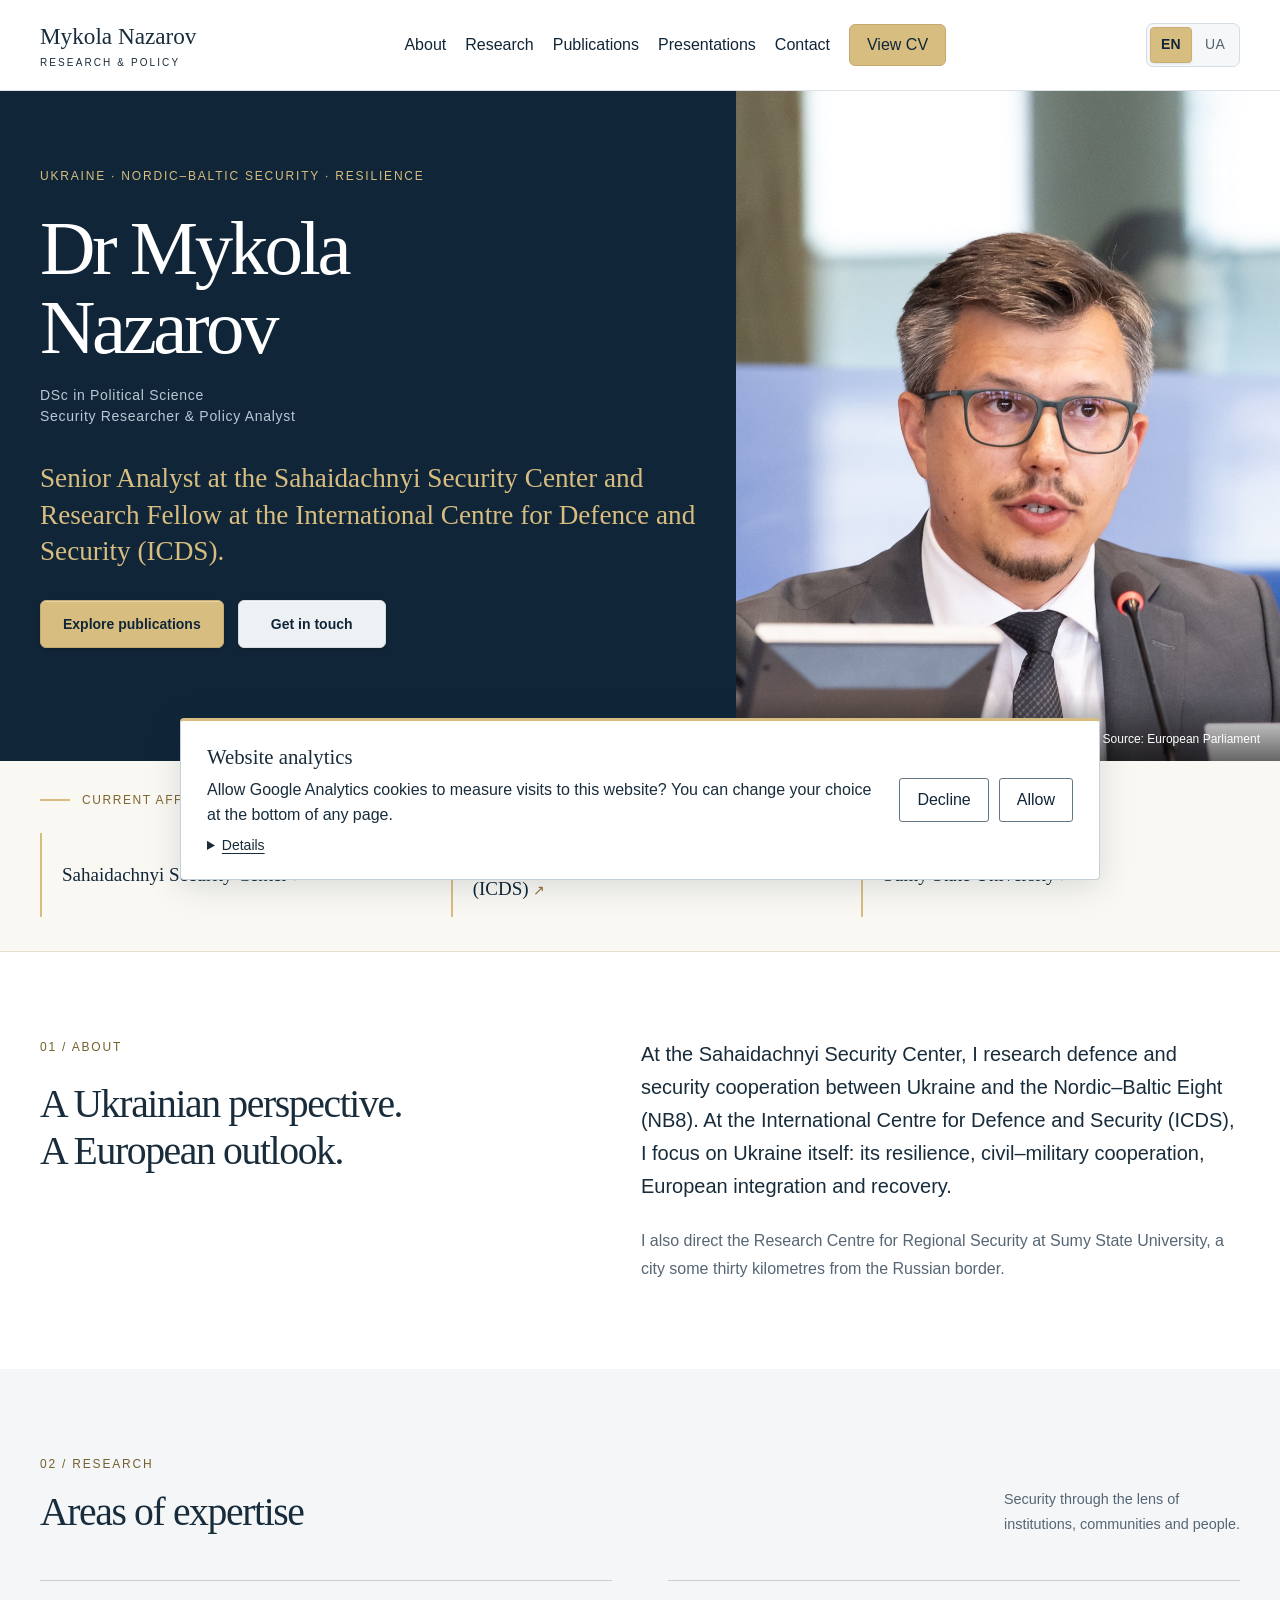
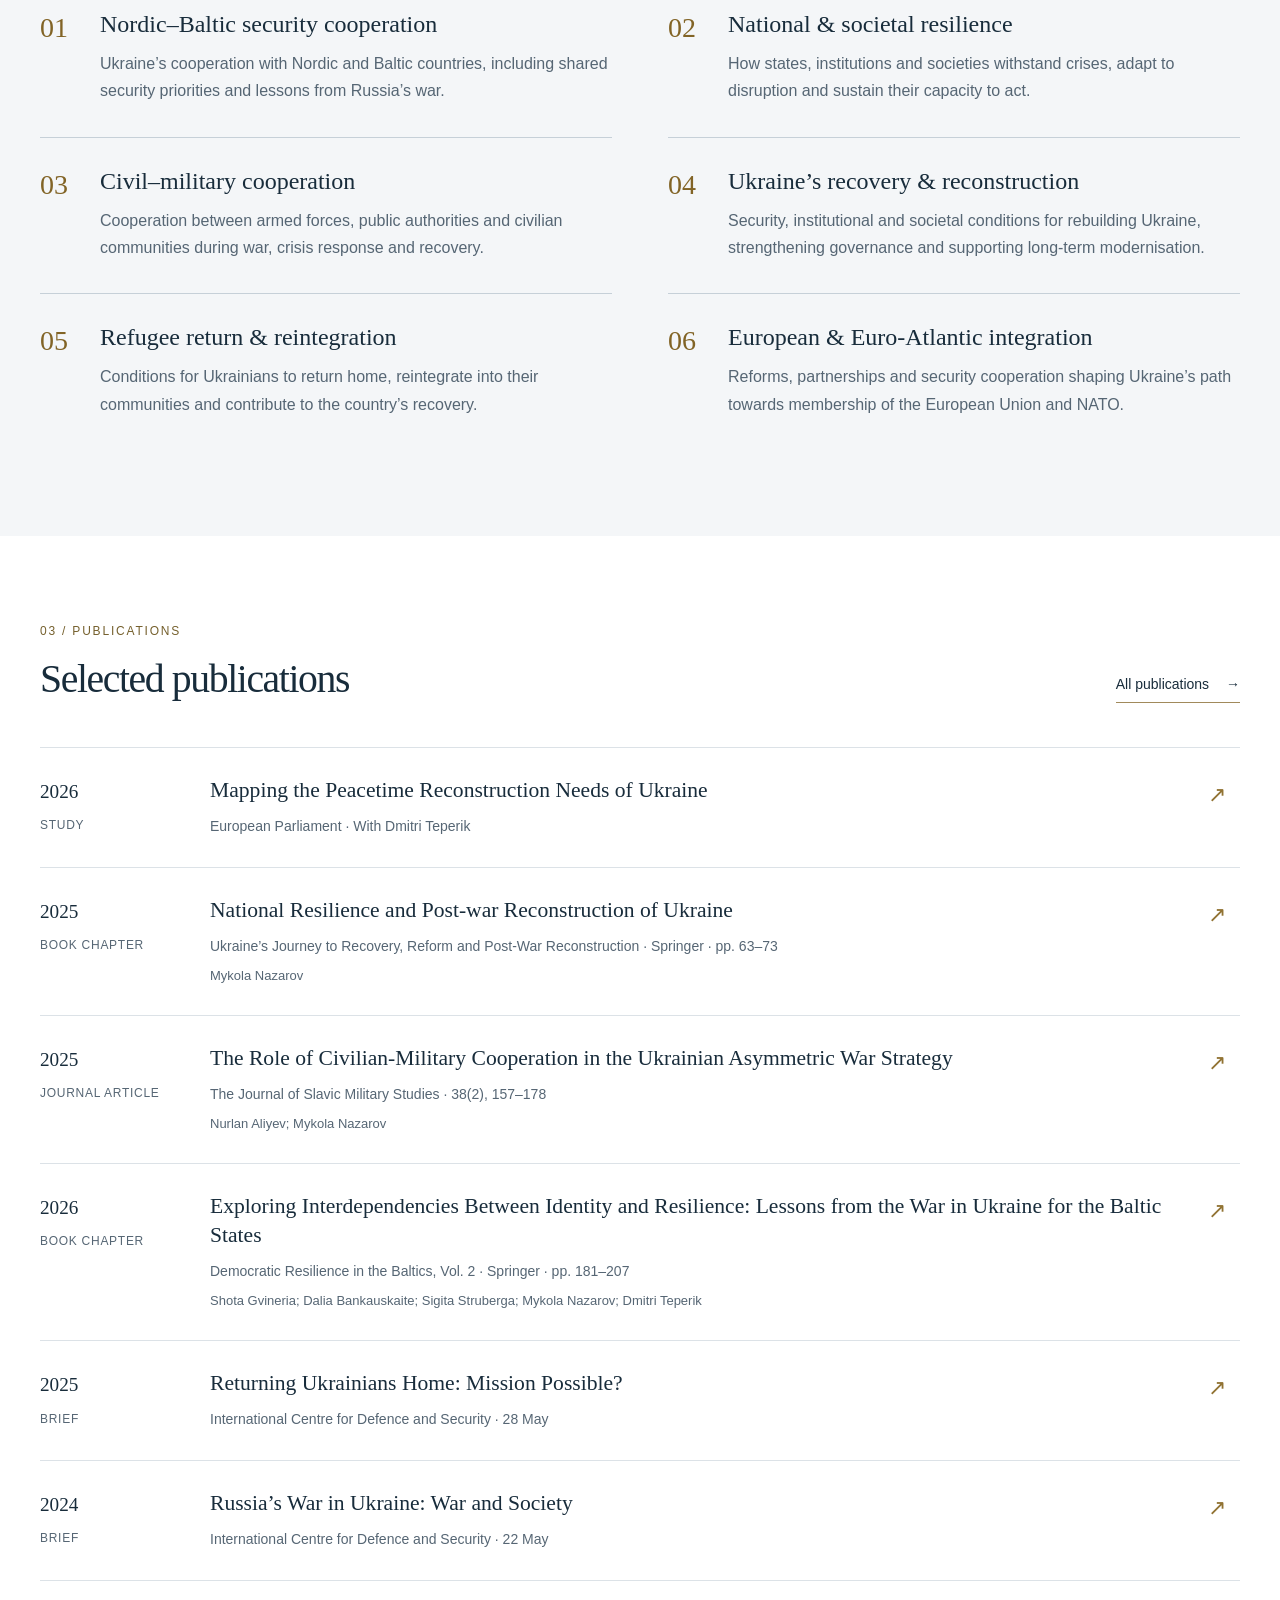
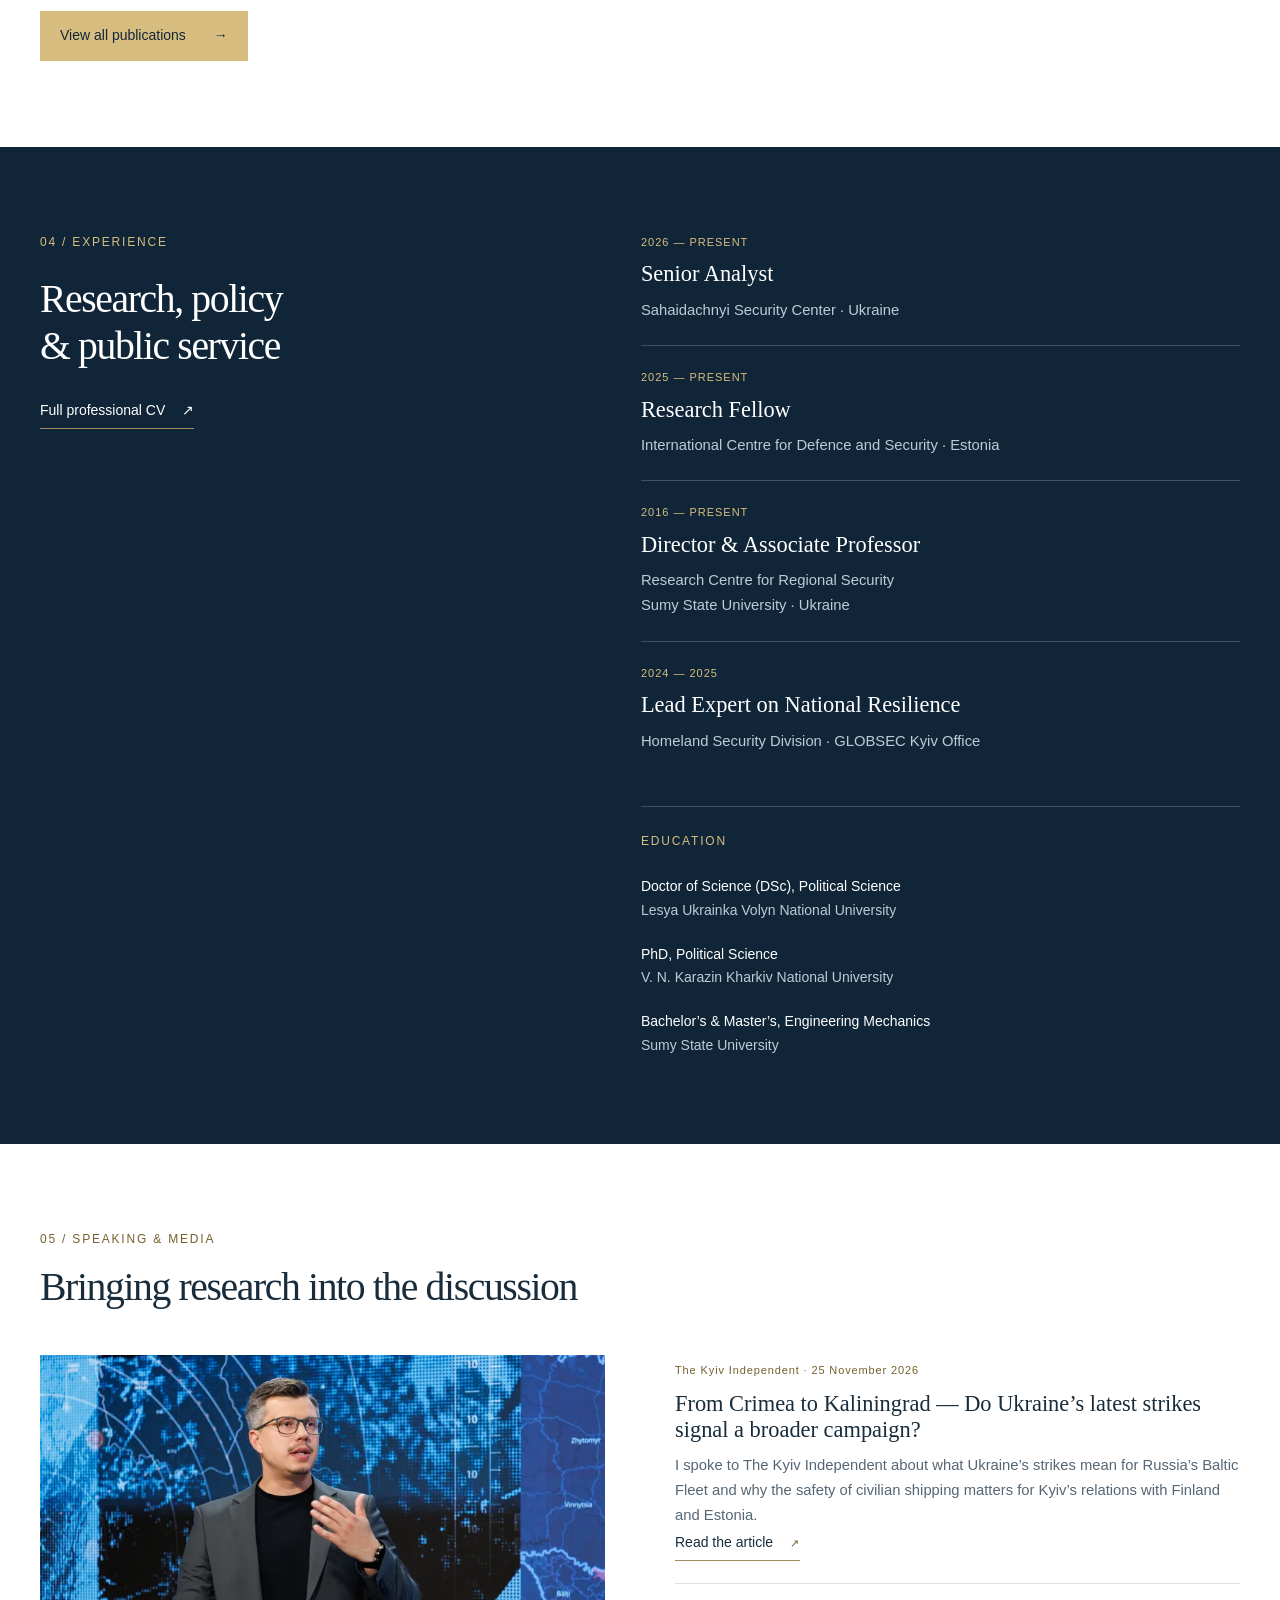
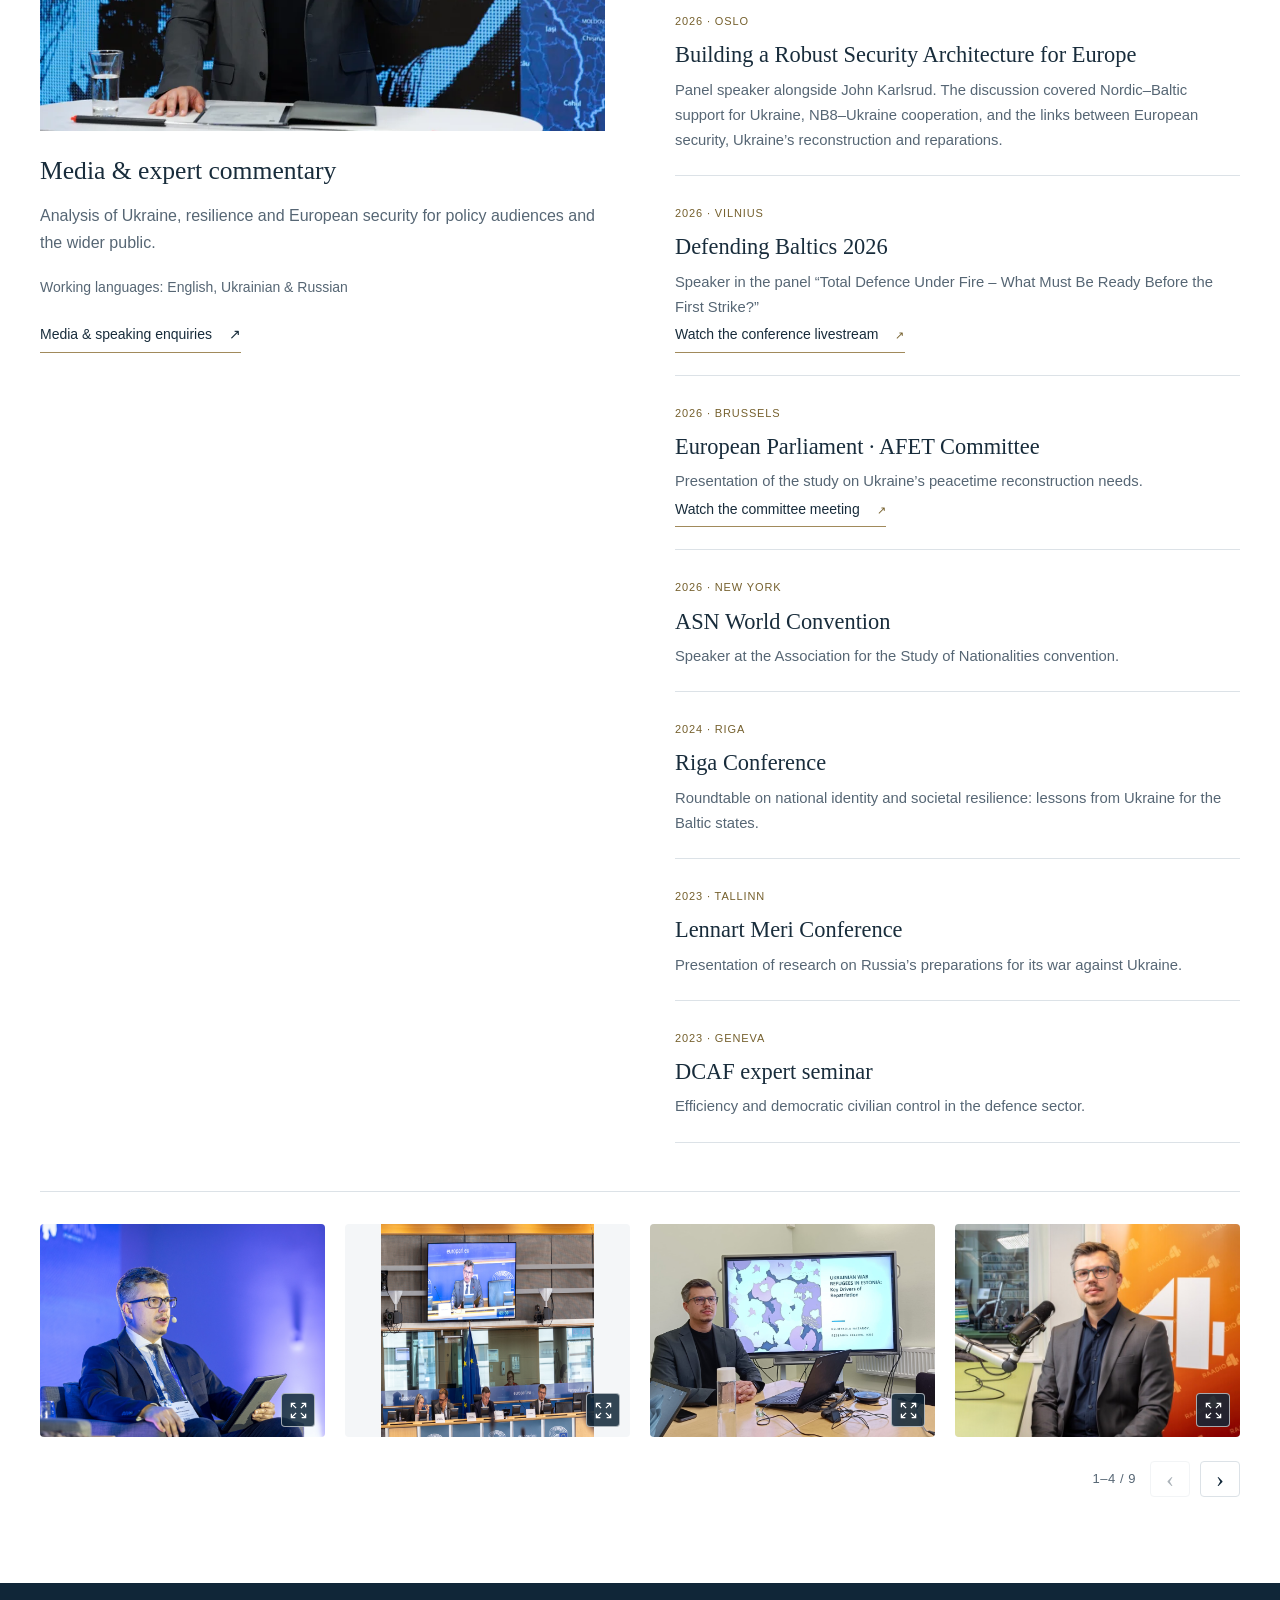
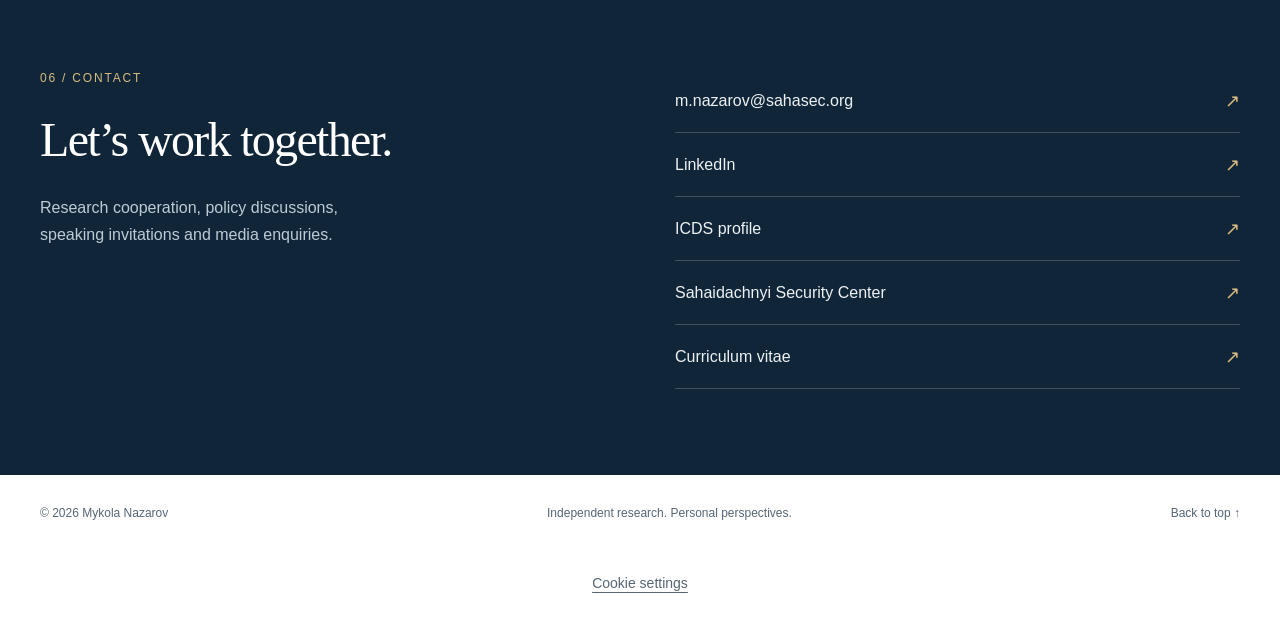
<file: index.html>
<!doctype html>
<html lang="en">
<head>
<meta charset="utf-8"><meta name="viewport" content="width=device-width,initial-scale=1">
<title>Mykola Nazarov | Ukraine, Nordic–Baltic Security &amp; Resilience</title>
<meta name="description" content="Mykola Nazarov, Senior Analyst at Sahaidachnyi Security Center and Research Fellow at ICDS, researches Ukraine, Nordic–Baltic security and societal resilience.">
<meta name="theme-color" content="#102638"><meta property="og:title" content="Mykola Nazarov | Ukraine, Nordic–Baltic Security &amp; Resilience"><meta property="og:description" content="Mykola Nazarov, Senior Analyst at Sahaidachnyi Security Center and Research Fellow at ICDS, researches Ukraine, Nordic–Baltic security and societal resilience."><meta property="og:type" content="website">
<link rel="icon" href="/favicon.ico" sizes="16x16 32x32 48x48 64x64 128x128 256x256">
<link rel="icon" type="image/png" href="/favicon.png" sizes="96x96">
<link rel="apple-touch-icon" href="/apple-touch-icon.png" sizes="180x180">
<link rel="stylesheet" href="styles.css?v=20261110-mobile-portrait"><script defer src="script.js?v=20261110-publications"></script>
<link rel="canonical" href="https://mykola-nazarov.com/"><link rel="alternate" hreflang="en" href="https://mykola-nazarov.com/"><link rel="alternate" hreflang="uk" href="https://mykola-nazarov.com/uk/"><link rel="alternate" hreflang="x-default" href="https://mykola-nazarov.com/"><meta property="og:url" content="https://mykola-nazarov.com/"><meta property="og:locale" content="en_GB"><meta property="og:locale:alternate" content="uk_UA"><script defer src="language.js"></script><script defer src="gallery.js?v=20260928-gallery8"></script>
<script type="application/ld+json">
{
  "@context": "https://schema.org",
  "@type": "ProfilePage",
  "@id": "https://mykola-nazarov.com/#profile",
  "url": "https://mykola-nazarov.com/",
  "name": "Mykola Nazarov — professional profile and research",
  "inLanguage": "en",
  "mainEntity": {
    "@type": "Person",
    "@id": "https://mykola-nazarov.com/#person",
    "name": "Mykola Nazarov",
    "alternateName": "Микола Назаров",
    "url": "https://mykola-nazarov.com/",
    "image": "https://mykola-nazarov.com/assets/mykola-nazarov.jpeg",
    "description": "Senior Analyst at the Sahaidachnyi Security Center and Research Fellow at ICDS. I work on what Ukraine’s war means for defence and societal resilience in Northern Europe.",
    "jobTitle": "Senior Analyst; Non-Resident Research Fellow",
    "affiliation": [
      {
        "@type": "Organization",
        "name": "Sahaidachnyi Security Center",
        "url": "https://sahasec.org/"
      },
      {
        "@type": "Organization",
        "name": "International Centre for Defence and Security",
        "alternateName": "ICDS"
      },
      {
        "@type": "CollegeOrUniversity",
        "name": "Sumy State University"
      },
      {
        "@type": "Organization",
        "name": "Research Centre for Regional Security"
      }
    ],
    "knowsAbout": [
      "National and societal resilience",
      "Civil–military cooperation",
      "Ukraine’s recovery and reconstruction",
      "European and Euro-Atlantic integration",
      "Nordic–Baltic security cooperation",
      "Nordic–Baltic Eight"
    ],
    "sameAs": [
      "https://icds.ee/en/author/mykola-nazarov/",
      "https://www.linkedin.com/in/mykola-nazarov/",
      "https://orcid.org/0000-0002-4504-7908",
      "https://www.researchgate.net/profile/Mykola-Nazarov",
      "https://www.scopus.com/authid/detail.uri?authorId=57215903050"
    ],
    "worksFor": [
      {
        "@type": "Organization",
        "name": "Sahaidachnyi Security Center",
        "url": "https://sahasec.org/"
      }
    ]
  }
}
</script>
<link rel="stylesheet" href="/analytics.css?v=b6d5c2df7a">
<script defer src="/analytics.js?v=20261110-contact-email"></script>
</head>
<body id="top">
<a class="skip" href="#main">Skip to content</a>
<header class="site-header"><div class="header-inner"><a href="#top" class="wordmark" aria-label="Mykola Nazarov, home">Mykola Nazarov<span>RESEARCH & POLICY</span></a><div class="header-tools"><div class="language-switch" role="group" aria-label="Website language"><a href="./" lang="en" hreflang="en" aria-label="English" aria-current="page">EN</a><span aria-hidden="true">/</span><a href="uk/" lang="uk" hreflang="uk" aria-label="Українська" data-language-link>UA</a></div><button class="menu-toggle" aria-expanded="false" aria-controls="navigation">Menu <span aria-hidden="true">☰</span></button></div><nav id="navigation" aria-label="Main navigation"><a href="#about">About</a><a href="#research">Research</a><a href="#publications">Publications</a><a href="#speaking">Presentations</a><a href="#contact">Contact</a><a class="nav-cv" href="cv.html">View CV</a></nav></div></header>
<main id="main">
<section class="hero"><div class="hero-inner"><div class="hero-copy"><p class="eyebrow">UKRAINE · NORDIC–BALTIC SECURITY · RESILIENCE</p><h1>Dr Mykola<br>Nazarov<span class="degree">DSc in Political Science<br>Security Researcher &amp; Policy Analyst</span></h1><p class="hero-lead">Senior Analyst at the Sahaidachnyi Security Center and Research Fellow at the International Centre for Defence and Security (ICDS).</p><div class="hero-actions"><a class="hero-action hero-action-primary" href="#publications">Explore publications</a><a class="hero-action" href="#contact">Get in touch</a></div></div><figure class="hero-portrait"><img src="assets/mykola-nazarov.jpeg" alt="Dr Mykola Nazarov speaking at a microphone" width="1024" height="1536" fetchpriority="high"><figcaption>© European Union 2026 · Source: European Parliament</figcaption></figure></div></section>
<div class="affiliations"><div><span class="small-label">CURRENT AFFILIATIONS</span><p><a href="https://sahasec.org/team/dr-mykola-nazarov/" target="_blank" rel="noopener noreferrer">Sahaidachnyi Security Center</a></p><p><a href="https://icds.ee/en/author/mykola-nazarov/" target="_blank" rel="noopener noreferrer">International Centre for Defence and Security <span class="affiliation-abbr">(ICDS)</span></a></p><p><a href="https://int.sumdu.edu.ua/en/" target="_blank" rel="noopener noreferrer">Sumy State University</a></p></div></div>
<section class="section split" id="about"><div><p class="eyebrow dark">01 / ABOUT</p><h2>A Ukrainian perspective.<br>A European outlook.</h2></div><div class="body-copy"><p class="intro">At the Sahaidachnyi Security Center, I research defence and security cooperation between Ukraine and the Nordic–Baltic Eight (NB8). At the International Centre for Defence and Security (ICDS), I focus on Ukraine itself: its resilience, civil–military cooperation, European integration and recovery.</p><p>I also direct the Research Centre for Regional Security at Sumy State University, a city some thirty kilometres from the Russian border.</p></div></section>
<section class="research-section" id="research"><div class="section"><div class="section-heading"><div><p class="eyebrow dark">02 / RESEARCH</p><h2>Areas of expertise</h2></div><p>Security through the lens of<br>institutions, communities and people.</p></div><ol class="expertise-grid" role="list">
<li class="expertise-item"><span class="index" aria-hidden="true">01</span><div><h3>Nordic–Baltic security cooperation</h3><p>Ukraine’s cooperation with Nordic and Baltic countries, including shared security priorities and lessons from Russia’s war.</p></div></li>
<li class="expertise-item"><span class="index" aria-hidden="true">02</span><div><h3>National &amp; societal resilience</h3><p>How states, institutions and societies withstand crises, adapt to disruption and sustain their capacity to act.</p></div></li>
<li class="expertise-item"><span class="index" aria-hidden="true">03</span><div><h3>Civil–military cooperation</h3><p>Cooperation between armed forces, public authorities and civilian communities during war, crisis response and recovery.</p></div></li>
<li class="expertise-item"><span class="index" aria-hidden="true">04</span><div><h3>Ukraine’s recovery &amp; reconstruction</h3><p>Security, institutional and societal conditions for rebuilding Ukraine, strengthening governance and supporting long-term modernisation.</p></div></li>
<li class="expertise-item"><span class="index" aria-hidden="true">05</span><div><h3>Refugee return &amp; reintegration</h3><p>Conditions for Ukrainians to return home, reintegrate into their communities and contribute to the country’s recovery.</p></div></li>
<li class="expertise-item"><span class="index" aria-hidden="true">06</span><div><h3>European &amp; Euro-Atlantic integration</h3><p>Reforms, partnerships and security cooperation shaping Ukraine’s path towards membership of the European Union and NATO.</p></div></li>
</ol>
</div></section>
<section class="section selected-publications" id="publications"><div class="section-heading"><div><p class="eyebrow dark">03 / PUBLICATIONS</p><h2>Selected publications</h2></div><a class="text-link" href="publications.html">All publications <span aria-hidden="true">→</span></a></div>
<div class="publication-list">
<article class="publication" data-year="2026" data-topic="recovery"><div class="pub-meta">2026<span>STUDY</span></div><div><h4><a href="https://icds.ee/en/mapping-the-peacetime-reconstruction-needs-of-ukraine/" target="_blank" rel="noopener noreferrer">Mapping the Peacetime Reconstruction Needs of Ukraine</a></h4><p>European Parliament · With Dmitri Teperik</p></div><span class="pub-arrow" aria-hidden="true">↗</span></article>
<article class="publication" data-year="2025" data-topic="recovery"><div class="pub-meta">2025<span>BOOK CHAPTER</span></div><div><h4><a href="https://link.springer.com/chapter/10.1007/978-3-031-66434-2_5" target="_blank" rel="noopener noreferrer">National Resilience and Post-war Reconstruction of Ukraine</a></h4><p>Ukraine’s Journey to Recovery, Reform and Post-War Reconstruction · Springer · pp. 63–73</p><p class="pub-authors">Mykola Nazarov</p></div><span class="pub-arrow" aria-hidden="true">↗</span></article>
<article class="publication" data-year="2025" data-topic="security"><div class="pub-meta">2025<span>JOURNAL ARTICLE</span></div><div><h4><a href="https://doi.org/10.1080/13518046.2025.2533630" target="_blank" rel="noopener noreferrer">The Role of Civilian-Military Cooperation in the Ukrainian Asymmetric War Strategy</a></h4><p>The Journal of Slavic Military Studies · 38(2), 157–178</p><p class="pub-authors">Nurlan Aliyev; Mykola Nazarov</p></div><span class="pub-arrow" aria-hidden="true">↗</span></article>
<article class="publication" data-year="2026" data-topic="resilience"><div class="pub-meta">2026<span>BOOK CHAPTER</span></div><div><h4><a href="https://link.springer.com/chapter/10.1007/978-3-032-10146-4_10" target="_blank" rel="noopener noreferrer">Exploring Interdependencies Between Identity and Resilience: Lessons from the War in Ukraine for the Baltic States</a></h4><p>Democratic Resilience in the Baltics, Vol. 2 · Springer · pp. 181–207</p><p class="pub-authors">Shota Gvineria; Dalia Bankauskaite; Sigita Struberga; Mykola Nazarov; Dmitri Teperik</p></div><span class="pub-arrow" aria-hidden="true">↗</span></article>
<article class="publication" data-year="2025" data-topic="recovery"><div class="pub-meta">2025<span>BRIEF</span></div><div><h4><a href="https://icds.ee/en/returning-ukrainians-home-mission-possible/" target="_blank" rel="noopener noreferrer">Returning Ukrainians Home: Mission Possible?</a></h4><p>International Centre for Defence and Security · 28 May</p></div><span class="pub-arrow" aria-hidden="true">↗</span></article>
<article class="publication" data-year="2024" data-topic="resilience"><div class="pub-meta">2024<span>BRIEF</span></div><div><h4><a href="https://icds.ee/en/russias-war-in-ukraine-war-and-society/" target="_blank" rel="noopener noreferrer">Russia’s War in Ukraine: War and Society</a></h4><p>International Centre for Defence and Security · 22 May</p></div><span class="pub-arrow" aria-hidden="true">↗</span></article>
</div><div class="publications-actions"><a class="button gold" href="publications.html">View all publications <span aria-hidden="true">→</span></a></div></section>
<section class="experience-section" id="experience"><div class="section split"><div><p class="eyebrow">04 / EXPERIENCE</p><h2>Research, policy<br>& public service</h2><a class="text-link light" href="cv.html">Full professional CV <span aria-hidden="true">↗</span></a></div><div class="timeline"><article><p class="date">2026 — PRESENT</p><h3>Senior Analyst</h3><p>Sahaidachnyi Security Center · Ukraine</p></article><article><p class="date">2025 — PRESENT</p><h3>Research Fellow</h3><p>International Centre for Defence and Security · Estonia</p></article><article><p class="date">2016 — PRESENT</p><h3>Director & Associate Professor</h3><p>Research Centre for Regional Security<br>Sumy State University · Ukraine</p></article><article><p class="date">2024 — 2025</p><h3>Lead Expert on National Resilience</h3><p>Homeland Security Division · GLOBSEC Kyiv Office</p></article><div class="education"><p class="eyebrow">EDUCATION</p><p><strong>Doctor of Science (DSc), Political Science</strong><br>Lesya Ukrainka Volyn National University</p><p><strong>PhD, Political Science</strong><br>V. N. Karazin Kharkiv National University</p><p><strong>Bachelor’s & Master’s, Engineering Mechanics</strong><br>Sumy State University</p></div></div></div></section>
<section class="section" id="speaking"><div class="section-heading"><div><p class="eyebrow dark">05 / SPEAKING & MEDIA</p><h2>Bringing research into the discussion</h2></div></div><div class="speaking-grid"><div><img class="media-photo" src="assets/media.webp" alt="Mykola Nazarov contributing to a television discussion" width="860" height="573" loading="lazy"><h3>Media & expert commentary</h3><p>Analysis of Ukraine, resilience and European security for policy audiences and the wider public.</p><p class="languages">Working languages: English, Ukrainian & Russian</p><a class="text-link" href="mailto:m.nazarov@sahasec.org?subject=Media%20or%20speaking%20enquiry">Media & speaking enquiries <span aria-hidden="true">↗</span></a></div><div class="events"><article id="kyiv-independent-baltic"><span>The Kyiv Independent · <time datetime="2026-11-25">25 November 2026</time></span><h3>From Crimea to Kaliningrad — Do Ukraine’s latest strikes signal a broader campaign?</h3><p>I spoke to The Kyiv Independent about what Ukraine’s strikes mean for Russia’s Baltic Fleet and why the safety of civilian shipping matters for Kyiv’s relations with Finland and Estonia.</p><a class="text-link" href="https://kyivindependent.com/from-crimea-to-kaliningrad-do-ukraines-latest-strikes-signal-a-broader-campaign-2/" hreflang="en" target="_blank" rel="noopener noreferrer">Read the article <span aria-hidden="true">↗</span></a></article><article><span>2026 · OSLO</span><h3>Building a Robust Security Architecture for Europe</h3><p>Panel speaker alongside John Karlsrud. The discussion covered Nordic–Baltic support for Ukraine, NB8–Ukraine cooperation, and the links between European security, Ukraine’s reconstruction and reparations.</p></article><article><span>2026 · VILNIUS</span><h3>Defending Baltics 2026</h3><p>Speaker in the panel “Total Defence Under Fire – What Must Be Ready Before the First Strike?”</p><a class="text-link" href="https://youtu.be/OSr7ZfuZhS0?t=7414" target="_blank" rel="noopener noreferrer">Watch the conference livestream <span aria-hidden="true">↗</span></a></article><article><span>2026 · BRUSSELS</span><h3>European Parliament · AFET Committee</h3><p>Presentation of the study on Ukraine’s peacetime reconstruction needs.</p><a class="text-link" href="https://multimedia.europarl.europa.eu/en/webstreaming/committee-on-foreign-affairs-ordinary-meeting_20260624-1635-COMMITTEE-AFET" target="_blank" rel="noopener noreferrer">Watch the committee meeting <span aria-hidden="true">↗</span></a></article><article><span>2026 · NEW YORK</span><h3>ASN World Convention</h3><p>Speaker at the Association for the Study of Nationalities convention.</p></article><article><span>2024 · RIGA</span><h3>Riga Conference</h3><p>Roundtable on national identity and societal resilience: lessons from Ukraine for the Baltic states.</p></article><article><span>2023 · TALLINN</span><h3>Lennart Meri Conference</h3><p>Presentation of research on Russia’s preparations for its war against Ukraine.</p></article><article><span>2023 · GENEVA</span><h3>DCAF expert seminar</h3><p>Efficiency and democratic civilian control in the defence sector.</p></article></div></div><div class="speaking-gallery" role="group" aria-label="Presentations, interviews and professional meetings photo gallery"><a class="gallery-item" href="assets/speaking-defending-baltics-2026-mindaugas-mikulenas.jpg" data-gallery-item aria-label="Open photo: Mykola Nazarov speaking at Defending Baltics 2026 in Vilnius" title="Photo: Mindaugas Mikulenas"><img src="assets/speaking-defending-baltics-2026-mindaugas-mikulenas.jpg" alt="Mykola Nazarov speaking at Defending Baltics 2026 in Vilnius. Photo: Mindaugas Mikulenas" width="2048" height="1365" loading="lazy" decoding="async" style="object-position:40% 45%"><span class="gallery-zoom" aria-hidden="true"><svg viewBox="0 0 24 24" width="19" height="19" fill="none" stroke="currentColor" stroke-width="1.6" aria-hidden="true"><path d="M8 3H3v5m13-5h5v5M3 16v5h5m13-5v5h-5M3 3l6 6m12-6-6 6M3 21l6-6m12 6-6-6"/></svg></span></a><a class="gallery-item" href="assets/speaking-european-parliament-session.jpg" data-gallery-item aria-label="Enlarge photo: Mykola Nazarov speaking at the European Parliament"><img src="assets/speaking-european-parliament-session.jpg" alt="Mykola Nazarov speaking at the European Parliament" width="1536" height="1536" loading="lazy" decoding="async" style="object-fit:contain;object-position:center"><span class="gallery-zoom" aria-hidden="true"><svg viewBox="0 0 24 24" width="19" height="19" fill="none" stroke="currentColor" stroke-width="1.6" aria-hidden="true"><path d="M8 3H3v5m13-5h5v5M3 16v5h5m13-5v5h-5M3 3l6 6m12-6-6 6M3 21l6-6m12 6-6-6"/></svg></span></a><a class="gallery-item" href="assets/speaking-research-presentation.jpg" data-gallery-item aria-label="Enlarge photo: Mykola Nazarov presenting research on Ukrainian war refugees in Estonia"><img src="assets/speaking-research-presentation.jpg" alt="Mykola Nazarov presenting research on Ukrainian war refugees in Estonia" width="2048" height="1684" loading="lazy" decoding="async" style="object-position:50% 35%"><span class="gallery-zoom" aria-hidden="true"><svg viewBox="0 0 24 24" width="19" height="19" fill="none" stroke="currentColor" stroke-width="1.6" aria-hidden="true"><path d="M8 3H3v5m13-5h5v5M3 16v5h5m13-5v5h-5M3 3l6 6m12-6-6 6M3 21l6-6m12 6-6-6"/></svg></span></a><a class="gallery-item" href="assets/speaking-radio-interview.jpg" data-gallery-item aria-label="Enlarge photo: Mykola Nazarov in a radio studio"><img src="assets/speaking-radio-interview.jpg" alt="Mykola Nazarov in a radio studio" width="784" height="490" loading="lazy" decoding="async" style="object-position:50% 45%"><span class="gallery-zoom" aria-hidden="true"><svg viewBox="0 0 24 24" width="19" height="19" fill="none" stroke="currentColor" stroke-width="1.6" aria-hidden="true"><path d="M8 3H3v5m13-5h5v5M3 16v5h5m13-5v5h-5M3 3l6 6m12-6-6 6M3 21l6-6m12 6-6-6"/></svg></span></a><a class="gallery-item" href="assets/speaking-err-interview.jpg" data-gallery-item aria-label="Enlarge photo: Mykola Nazarov during a television interview on ERR"><img src="assets/speaking-err-interview.jpg" alt="Mykola Nazarov during a television interview on ERR" width="988" height="657" loading="lazy" decoding="async" style="object-position:50% 40%"><span class="gallery-zoom" aria-hidden="true"><svg viewBox="0 0 24 24" width="19" height="19" fill="none" stroke="currentColor" stroke-width="1.6" aria-hidden="true"><path d="M8 3H3v5m13-5h5v5M3 16v5h5m13-5v5h-5M3 3l6 6m12-6-6 6M3 21l6-6m12 6-6-6"/></svg></span></a><a class="gallery-item" href="assets/meeting-lennart-meri-conference.jpg" data-gallery-item aria-label="Enlarge photo: Mykola Nazarov with a fellow participant at the Lennart Meri Conference"><img src="assets/meeting-lennart-meri-conference.jpg" alt="Mykola Nazarov with a fellow participant at the Lennart Meri Conference" width="1152" height="1536" loading="lazy" decoding="async" style="object-position:50% 38%"><span class="gallery-zoom" aria-hidden="true"><svg viewBox="0 0 24 24" width="19" height="19" fill="none" stroke="currentColor" stroke-width="1.6" aria-hidden="true"><path d="M8 3H3v5m13-5h5v5M3 16v5h5m13-5v5h-5M3 3l6 6m12-6-6 6M3 21l6-6m12 6-6-6"/></svg></span></a><a class="gallery-item" href="assets/meeting-professional-exchange.jpg" data-gallery-item aria-label="Enlarge photo: Mykola Nazarov at a professional meeting"><img src="assets/meeting-professional-exchange.jpg" alt="Mykola Nazarov at a professional meeting" width="1152" height="1536" loading="lazy" decoding="async" style="object-position:50% 65%"><span class="gallery-zoom" aria-hidden="true"><svg viewBox="0 0 24 24" width="19" height="19" fill="none" stroke="currentColor" stroke-width="1.6" aria-hidden="true"><path d="M8 3H3v5m13-5h5v5M3 16v5h5m13-5v5h-5M3 3l6 6m12-6-6 6M3 21l6-6m12 6-6-6"/></svg></span></a><a class="gallery-item" href="assets/meeting-nordic-baltic-ukraine-forum.jpg" data-gallery-item aria-label="Enlarge photo: Roundtable discussion at the Nordic-Baltic–Ukraine Forum"><img src="assets/meeting-nordic-baltic-ukraine-forum.jpg" alt="Roundtable discussion at the Nordic-Baltic–Ukraine Forum" width="1536" height="1152" loading="lazy" decoding="async" style="object-position:center"><span class="gallery-zoom" aria-hidden="true"><svg viewBox="0 0 24 24" width="19" height="19" fill="none" stroke="currentColor" stroke-width="1.6" aria-hidden="true"><path d="M8 3H3v5m13-5h5v5M3 16v5h5m13-5v5h-5M3 3l6 6m12-6-6 6M3 21l6-6m12 6-6-6"/></svg></span></a><a class="gallery-item" href="assets/meeting-nato-public-forum.jpg" data-gallery-item aria-label="Enlarge photo: Mykola Nazarov greeting a participant at the NATO Public Forum"><img src="assets/meeting-nato-public-forum.jpg" alt="Mykola Nazarov greeting a participant at the NATO Public Forum" width="1336" height="1536" loading="lazy" decoding="async" style="object-position:50% 32%"><span class="gallery-zoom" aria-hidden="true"><svg viewBox="0 0 24 24" width="19" height="19" fill="none" stroke="currentColor" stroke-width="1.6" aria-hidden="true"><path d="M8 3H3v5m13-5h5v5M3 16v5h5m13-5v5h-5M3 3l6 6m12-6-6 6M3 21l6-6m12 6-6-6"/></svg></span></a></div><div class="gallery-strip-controls" hidden><span class="gallery-strip-count" aria-live="polite">1–4 / 9</span><button type="button" data-gallery-prev aria-label="Previous photos"><span aria-hidden="true">‹</span></button><button type="button" data-gallery-next aria-label="Next photos"><span aria-hidden="true">›</span></button></div></section>
<section class="contact-section" id="contact"><div class="section"><div><p class="eyebrow">06 / CONTACT</p><h2>Let’s work together.</h2><p>Research cooperation, policy discussions,<br>speaking invitations and media enquiries.</p></div><div class="contact-links"><a class="email" href="mailto:m.nazarov@sahasec.org">m.nazarov@sahasec.org <span aria-hidden="true">↗</span></a><a href="https://www.linkedin.com/in/mykola-nazarov/" target="_blank" rel="noopener noreferrer">LinkedIn <span aria-hidden="true">↗</span></a><a href="https://icds.ee/en/author/mykola-nazarov/" target="_blank" rel="noopener noreferrer">ICDS profile <span aria-hidden="true">↗</span></a><a href="https://sahasec.org/team/dr-mykola-nazarov/" target="_blank" rel="noopener noreferrer">Sahaidachnyi Security Center <span aria-hidden="true">↗</span></a><a href="cv.html">Curriculum vitae <span aria-hidden="true">↗</span></a></div></div></section>
</main><dialog class="photo-viewer" aria-label="Photo viewer"><div class="photo-viewer-panel"><div class="photo-viewer-toolbar"><span class="photo-viewer-count" role="status" aria-live="polite"></span><button type="button" class="photo-viewer-close" aria-label="Close" autofocus>×</button></div><div class="photo-viewer-stage"><button type="button" class="photo-viewer-prev" aria-label="Previous photo">‹</button><img class="photo-viewer-image" alt=""><button type="button" class="photo-viewer-next" aria-label="Next photo">›</button></div></div></dialog><footer><span>© <span id="copyright-year">2026</span> Mykola Nazarov</span><span>Independent research. Personal perspectives.</span><a href="#top">Back to top ↑</a></footer>
</body></html>
</file>
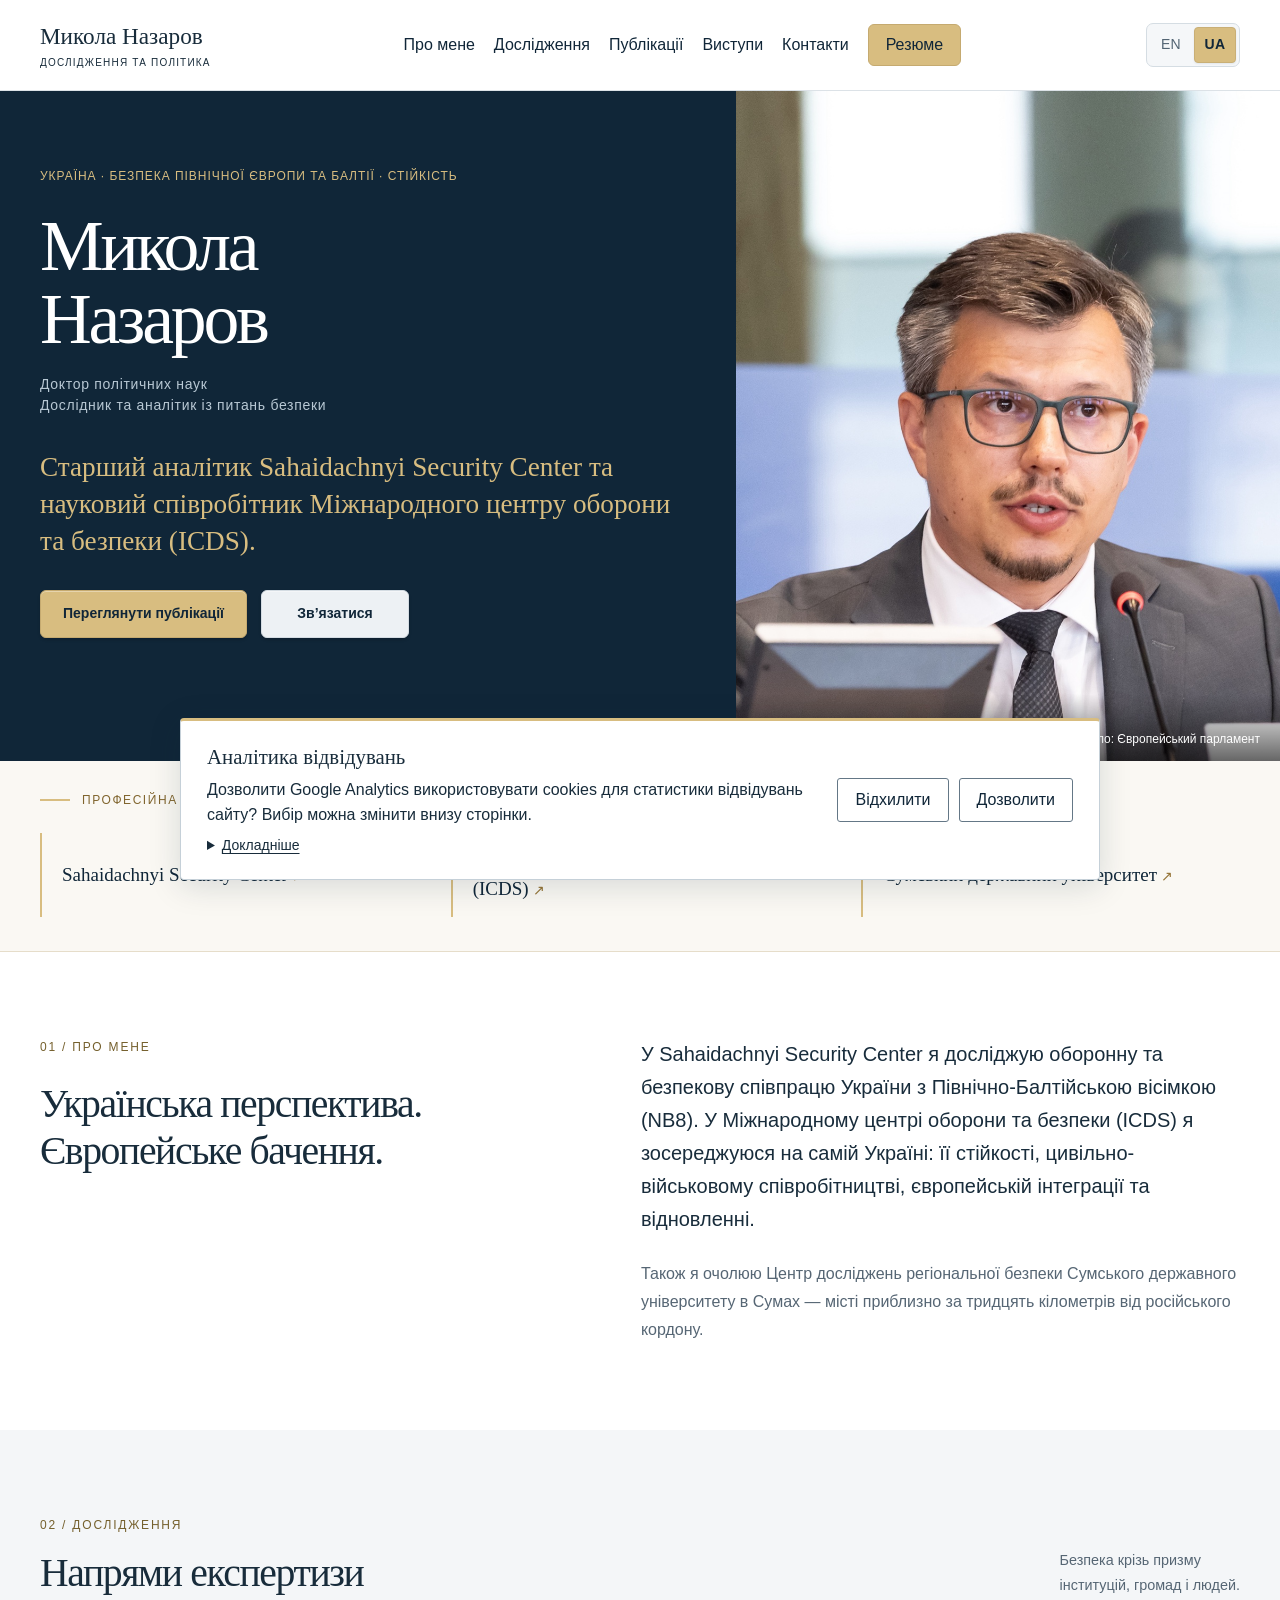
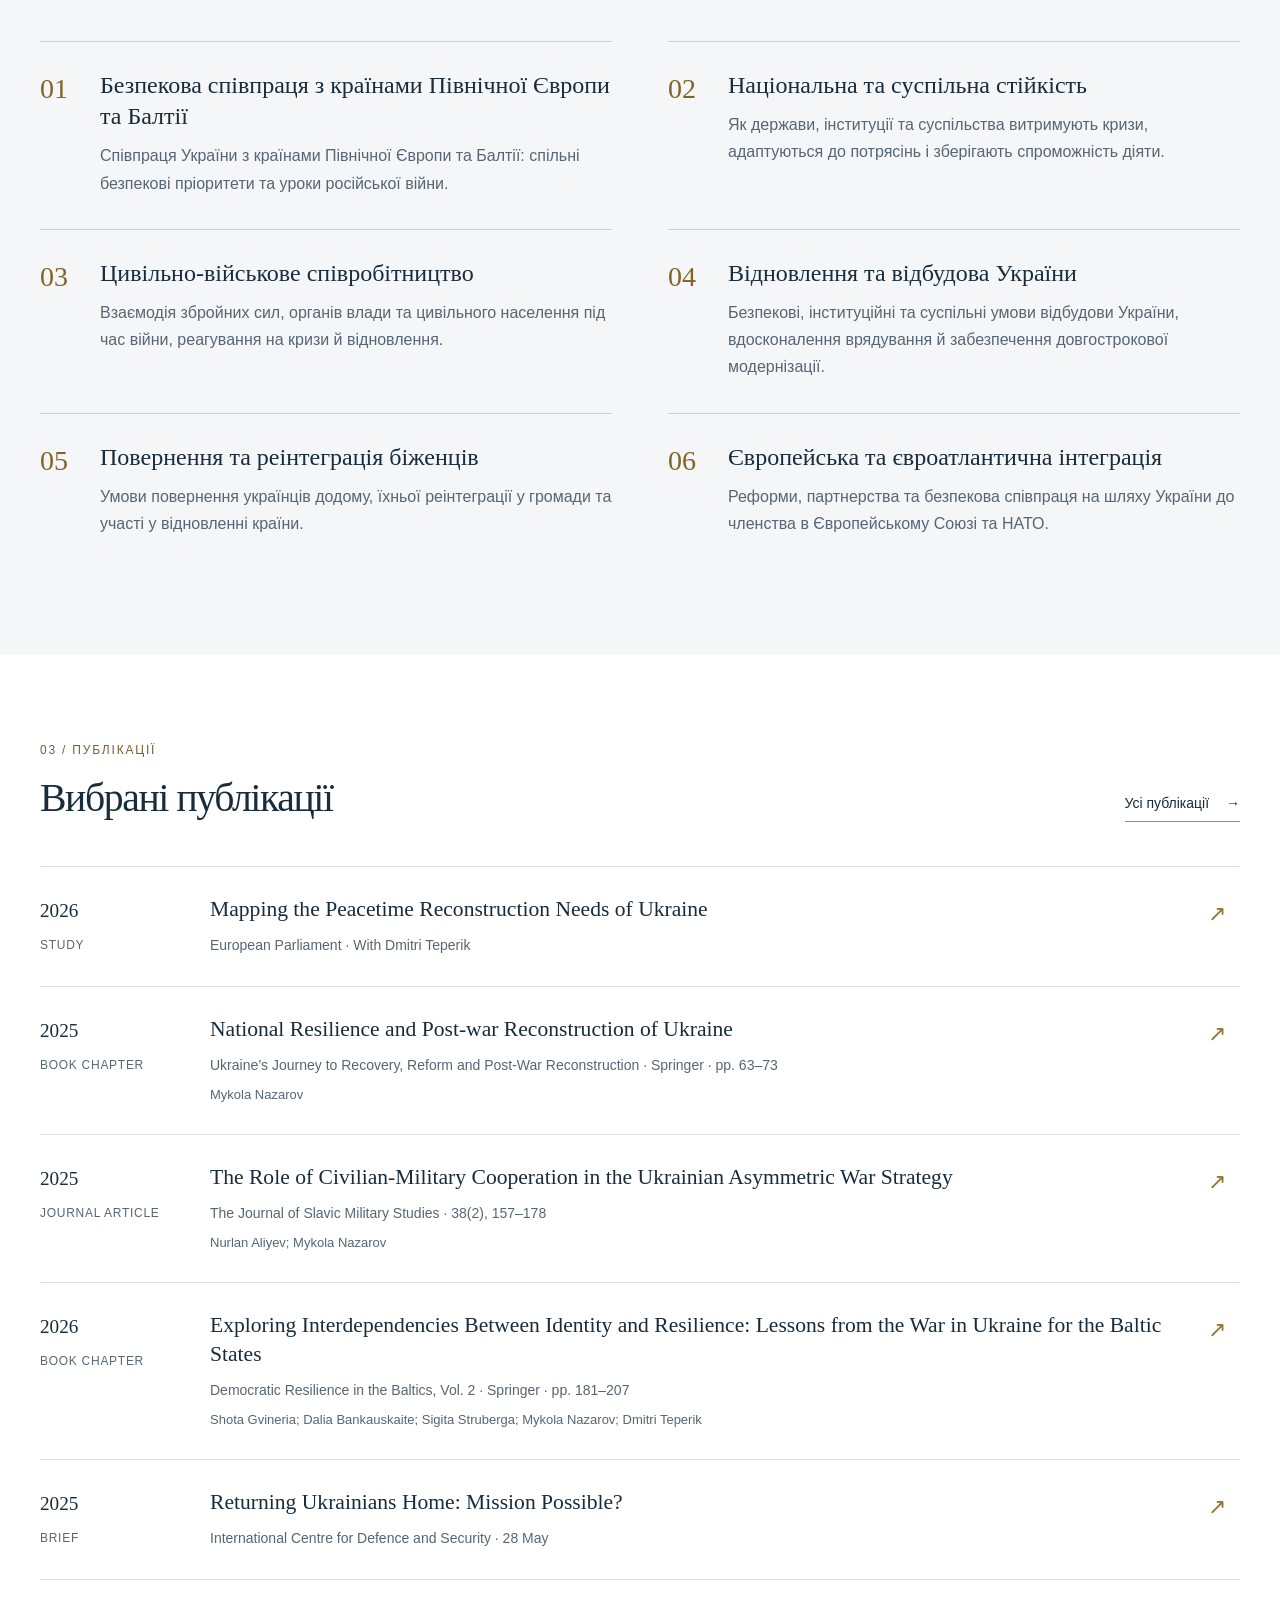
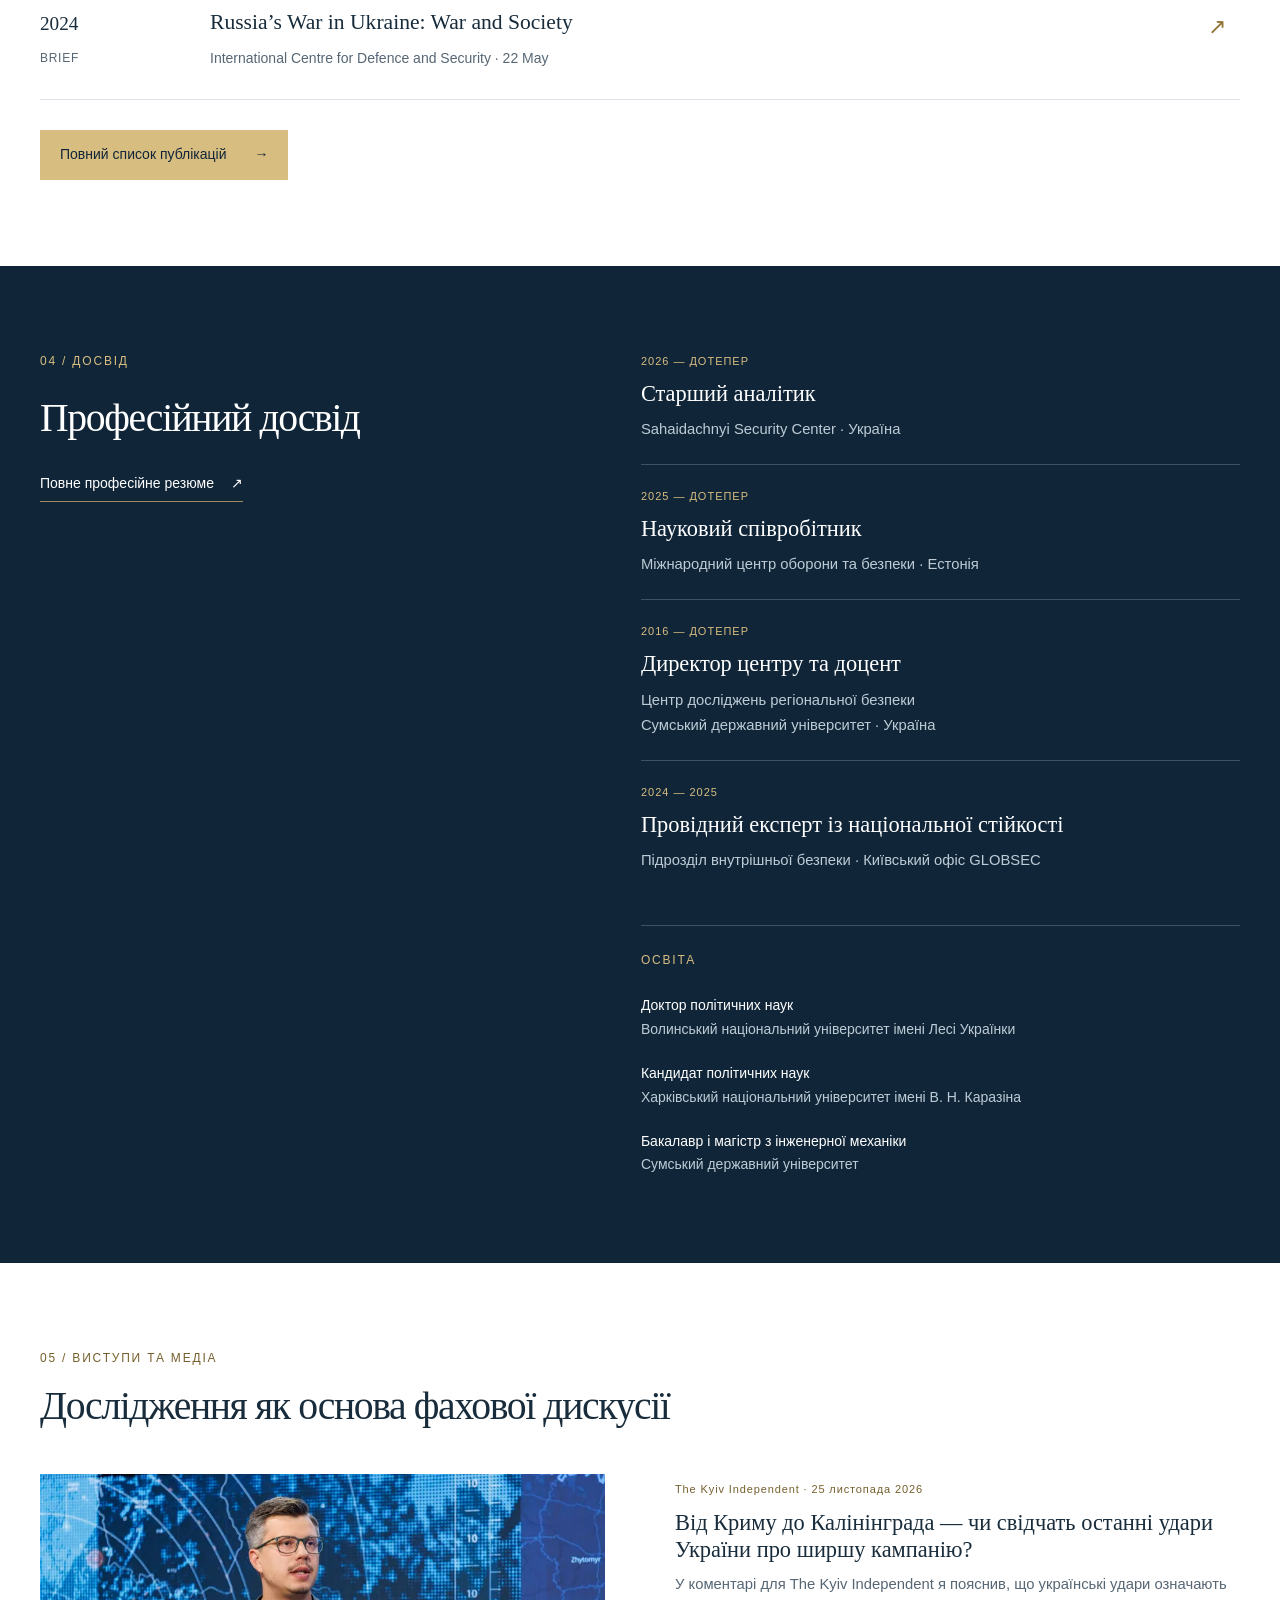
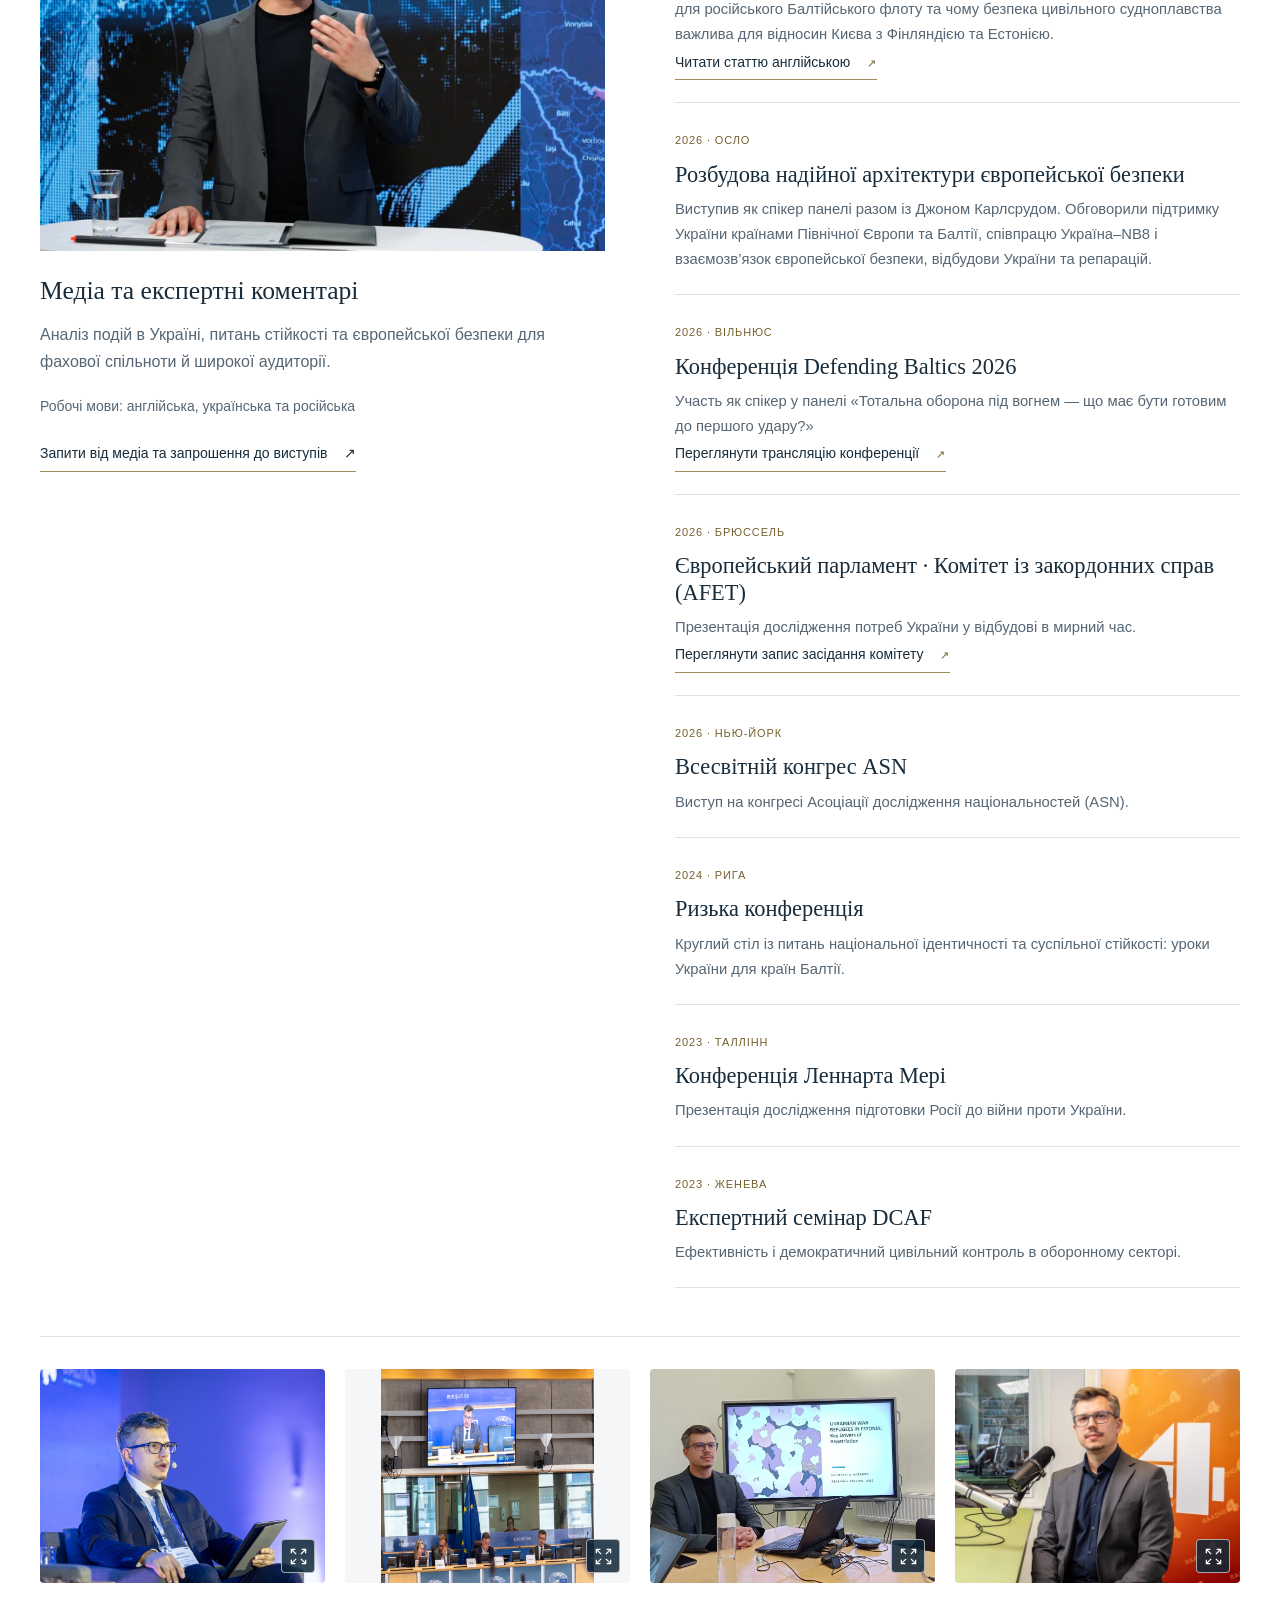
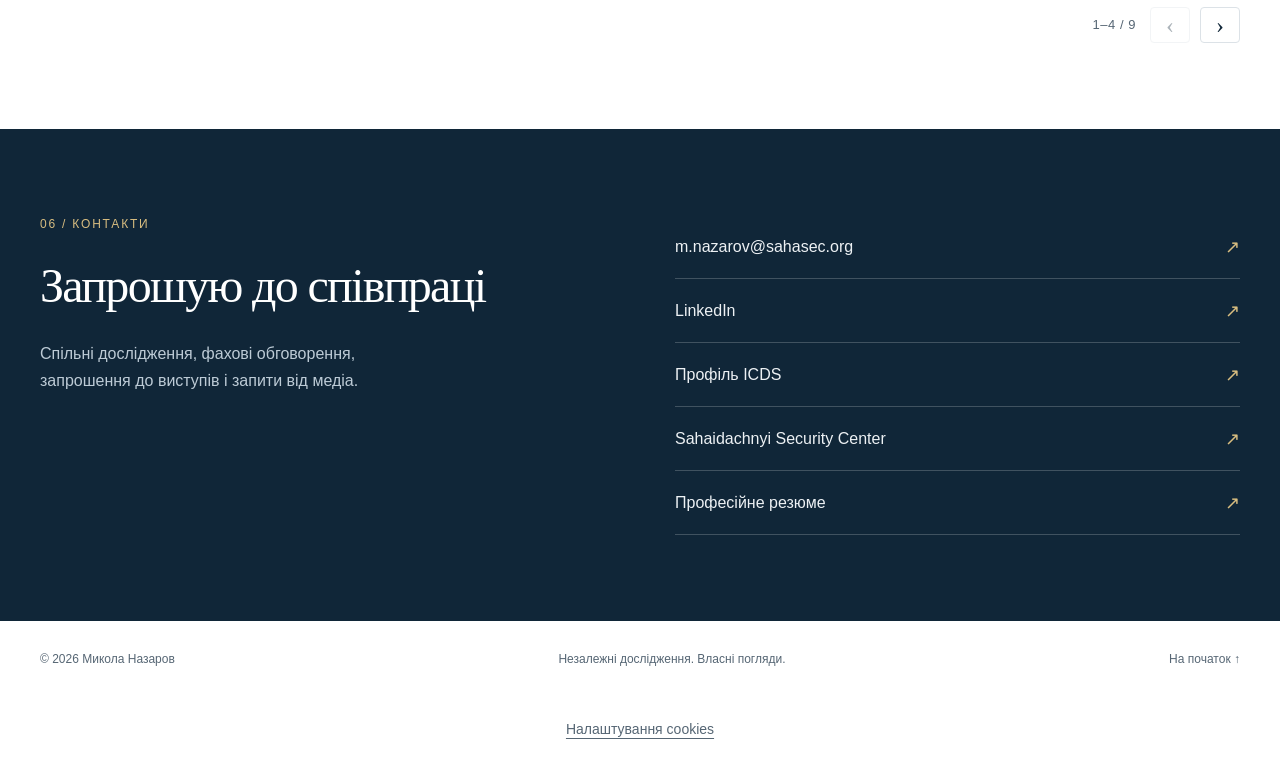
<file: uk/index.html>
<!doctype html>
<html lang="uk">
<head>
<meta charset="utf-8"><meta name="viewport" content="width=device-width,initial-scale=1">
<title>Микола Назаров | Україна, безпека Північної Європи та Балтії, стійкість</title>
<meta name="description" content="Микола Назаров — старший аналітик Sahaidachnyi Security Center та науковий співробітник ICDS. Україна, безпека Північної Європи та Балтії, суспільна стійкість.">
<meta name="theme-color" content="#102638"><meta property="og:title" content="Микола Назаров | Україна, безпека Північної Європи та Балтії, стійкість"><meta property="og:description" content="Микола Назаров — старший аналітик Sahaidachnyi Security Center та науковий співробітник ICDS. Україна, безпека Північної Європи та Балтії, суспільна стійкість."><meta property="og:type" content="website">
<link rel="icon" href="/favicon.ico" sizes="16x16 32x32 48x48 64x64 128x128 256x256">
<link rel="icon" type="image/png" href="/favicon.png" sizes="96x96">
<link rel="apple-touch-icon" href="/apple-touch-icon.png" sizes="180x180">
<link rel="stylesheet" href="../styles.css?v=20261110-mobile-portrait"><script defer src="../script.js?v=20261110-publications"></script>
<link rel="canonical" href="https://mykola-nazarov.com/uk/"><link rel="alternate" hreflang="en" href="https://mykola-nazarov.com/"><link rel="alternate" hreflang="uk" href="https://mykola-nazarov.com/uk/"><link rel="alternate" hreflang="x-default" href="https://mykola-nazarov.com/"><meta property="og:url" content="https://mykola-nazarov.com/uk/"><meta property="og:locale" content="uk_UA"><meta property="og:locale:alternate" content="en_GB"><script defer src="../language.js"></script><script defer src="../gallery.js?v=20260928-gallery8"></script>
<script type="application/ld+json">
{
  "@context": "https://schema.org",
  "@type": "ProfilePage",
  "@id": "https://mykola-nazarov.com/uk/#profile",
  "url": "https://mykola-nazarov.com/uk/",
  "name": "Микола Назаров — професійна біографія та дослідження",
  "inLanguage": "uk",
  "mainEntity": {
    "@type": "Person",
    "@id": "https://mykola-nazarov.com/#person",
    "name": "Микола Назаров",
    "alternateName": "Mykola Nazarov",
    "url": "https://mykola-nazarov.com/",
    "image": "https://mykola-nazarov.com/assets/mykola-nazarov.jpeg",
    "description": "Старший аналітик Sahaidachnyi Security Center та науковий співробітник ICDS. Досліджую, що війна в Україні означає для оборони та суспільної стійкості в Північній Європі.",
    "jobTitle": "Старший аналітик; позаштатний науковий співробітник",
    "affiliation": [
      {
        "@type": "Organization",
        "name": "Sahaidachnyi Security Center",
        "url": "https://sahasec.org/"
      },
      {
        "@type": "Organization",
        "name": "Міжнародний центр оборони та безпеки",
        "alternateName": "ICDS"
      },
      {
        "@type": "CollegeOrUniversity",
        "name": "Сумський державний університет"
      },
      {
        "@type": "Organization",
        "name": "Центр досліджень регіональної безпеки"
      }
    ],
    "knowsAbout": [
      "Національна та суспільна стійкість",
      "Цивільно-військове співробітництво",
      "Відновлення та відбудова України",
      "Європейська та євроатлантична інтеграція",
      "Співпраця з країнами Північної Європи та Балтії",
      "Nordic–Baltic Eight"
    ],
    "sameAs": [
      "https://icds.ee/en/author/mykola-nazarov/",
      "https://www.linkedin.com/in/mykola-nazarov/",
      "https://orcid.org/0000-0002-4504-7908",
      "https://www.researchgate.net/profile/Mykola-Nazarov",
      "https://www.scopus.com/authid/detail.uri?authorId=57215903050"
    ],
    "worksFor": [
      {
        "@type": "Organization",
        "name": "Sahaidachnyi Security Center",
        "url": "https://sahasec.org/"
      }
    ]
  }
}
</script>
<link rel="stylesheet" href="/analytics.css?v=b6d5c2df7a">
<script defer src="/analytics.js?v=20261110-contact-email"></script>
</head>
<body id="top">
<a class="skip" href="#main">Перейти до вмісту</a>
<header class="site-header"><div class="header-inner"><a href="#top" class="wordmark" aria-label="Микола Назаров, головна сторінка">Микола Назаров<span>ДОСЛІДЖЕННЯ ТА ПОЛІТИКА</span></a><div class="header-tools"><div class="language-switch" role="group" aria-label="Мова сайту"><a href="../" lang="en" hreflang="en" aria-label="English" data-language-link>EN</a><span aria-hidden="true">/</span><a href="./" lang="uk" hreflang="uk" aria-label="Українська" aria-current="page">UA</a></div><button class="menu-toggle" aria-expanded="false" aria-controls="navigation">Меню <span aria-hidden="true">☰</span></button></div><nav id="navigation" aria-label="Головна навігація"><a href="#about">Про мене</a><a href="#research">Дослідження</a><a href="#publications">Публікації</a><a href="#speaking">Виступи</a><a href="#contact">Контакти</a><a class="nav-cv" href="cv.html">Резюме</a></nav></div></header>
<main id="main">
<section class="hero"><div class="hero-inner"><div class="hero-copy"><p class="eyebrow">УКРАЇНА · БЕЗПЕКА ПІВНІЧНОЇ ЄВРОПИ ТА БАЛТІЇ · СТІЙКІСТЬ</p><h1>Микола<br>Назаров<span class="degree">Доктор політичних наук<br>Дослідник та аналітик із питань безпеки</span></h1><p class="hero-lead">Старший аналітик Sahaidachnyi Security Center та науковий співробітник Міжнародного центру оборони та безпеки (ICDS).</p><div class="hero-actions"><a class="hero-action hero-action-primary" href="#publications">Переглянути публікації</a><a class="hero-action" href="#contact">Зв’язатися</a></div></div><figure class="hero-portrait"><img src="../assets/mykola-nazarov.jpeg" alt="Микола Назаров під час виступу біля мікрофона" width="1024" height="1536" fetchpriority="high"><figcaption>© Європейський Союз, 2026 · Джерело: Європейський парламент</figcaption></figure></div></section>
<div class="affiliations"><div><span class="small-label">ПРОФЕСІЙНА ДІЯЛЬНІСТЬ</span><p><a href="https://sahasec.org/uk/team/mykola-nazarov/" target="_blank" rel="noopener noreferrer">Sahaidachnyi Security Center</a></p><p><a href="https://icds.ee/en/author/mykola-nazarov/" target="_blank" rel="noopener noreferrer">Міжнародний центр оборони та безпеки <span class="affiliation-abbr">(ICDS)</span></a></p><p><a href="https://sumdu.edu.ua" target="_blank" rel="noopener noreferrer">Сумський державний університет</a></p></div></div>
<section class="section split" id="about"><div><p class="eyebrow dark">01 / ПРО МЕНЕ</p><h2>Українська перспектива.<br>Європейське бачення.</h2></div><div class="body-copy"><p class="intro">У Sahaidachnyi Security Center я досліджую оборонну та безпекову співпрацю України з Північно-Балтійською вісімкою (NB8). У Міжнародному центрі оборони та безпеки (ICDS) я зосереджуюся на самій Україні: її стійкості, цивільно-військовому співробітництві, європейській інтеграції та відновленні.</p><p>Також я очолюю Центр досліджень регіональної безпеки Сумського державного університету в Сумах — місті приблизно за тридцять кілометрів від російського кордону.</p></div></section>
<section class="research-section" id="research"><div class="section"><div class="section-heading"><div><p class="eyebrow dark">02 / ДОСЛІДЖЕННЯ</p><h2>Напрями експертизи</h2></div><p>Безпека крізь призму<br>інституцій, громад і людей.</p></div><ol class="expertise-grid" role="list">
<li class="expertise-item"><span class="index" aria-hidden="true">01</span><div><h3>Безпекова співпраця з країнами Північної Європи та Балтії</h3><p>Співпраця України з країнами Північної Європи та Балтії: спільні безпекові пріоритети та уроки російської війни.</p></div></li>
<li class="expertise-item"><span class="index" aria-hidden="true">02</span><div><h3>Національна та суспільна стійкість</h3><p>Як держави, інституції та суспільства витримують кризи, адаптуються до потрясінь і зберігають спроможність діяти.</p></div></li>
<li class="expertise-item"><span class="index" aria-hidden="true">03</span><div><h3>Цивільно-військове співробітництво</h3><p>Взаємодія збройних сил, органів влади та цивільного населення під час війни, реагування на кризи й відновлення.</p></div></li>
<li class="expertise-item"><span class="index" aria-hidden="true">04</span><div><h3>Відновлення та відбудова України</h3><p>Безпекові, інституційні та суспільні умови відбудови України, вдосконалення врядування й забезпечення довгострокової модернізації.</p></div></li>
<li class="expertise-item"><span class="index" aria-hidden="true">05</span><div><h3>Повернення та реінтеграція біженців</h3><p>Умови повернення українців додому, їхньої реінтеграції у громади та участі у відновленні країни.</p></div></li>
<li class="expertise-item"><span class="index" aria-hidden="true">06</span><div><h3>Європейська та євроатлантична інтеграція</h3><p>Реформи, партнерства та безпекова співпраця на шляху України до членства в Європейському Союзі та НАТО.</p></div></li>
</ol>
</div></section>
<section class="section selected-publications" id="publications"><div class="section-heading"><div><p class="eyebrow dark">03 / ПУБЛІКАЦІЇ</p><h2>Вибрані публікації</h2></div><a class="text-link" href="publications.html">Усі публікації <span aria-hidden="true">→</span></a></div>
<div class="publication-list">
<article lang="en" class="publication" data-year="2026" data-topic="recovery"><div class="pub-meta">2026<span>STUDY</span></div><div><h4><a href="https://icds.ee/en/mapping-the-peacetime-reconstruction-needs-of-ukraine/" target="_blank" rel="noopener noreferrer">Mapping the Peacetime Reconstruction Needs of Ukraine</a></h4><p>European Parliament · With Dmitri Teperik</p></div><span class="pub-arrow" aria-hidden="true">↗</span></article>
<article lang="en" class="publication" data-year="2025" data-topic="recovery"><div class="pub-meta">2025<span>BOOK CHAPTER</span></div><div><h4><a href="https://link.springer.com/chapter/10.1007/978-3-031-66434-2_5" target="_blank" rel="noopener noreferrer">National Resilience and Post-war Reconstruction of Ukraine</a></h4><p>Ukraine’s Journey to Recovery, Reform and Post-War Reconstruction · Springer · pp. 63–73</p><p class="pub-authors">Mykola Nazarov</p></div><span class="pub-arrow" aria-hidden="true">↗</span></article>
<article lang="en" class="publication" data-year="2025" data-topic="security"><div class="pub-meta">2025<span>JOURNAL ARTICLE</span></div><div><h4><a href="https://doi.org/10.1080/13518046.2025.2533630" target="_blank" rel="noopener noreferrer">The Role of Civilian-Military Cooperation in the Ukrainian Asymmetric War Strategy</a></h4><p>The Journal of Slavic Military Studies · 38(2), 157–178</p><p class="pub-authors">Nurlan Aliyev; Mykola Nazarov</p></div><span class="pub-arrow" aria-hidden="true">↗</span></article>
<article lang="en" class="publication" data-year="2026" data-topic="resilience"><div class="pub-meta">2026<span>BOOK CHAPTER</span></div><div><h4><a href="https://link.springer.com/chapter/10.1007/978-3-032-10146-4_10" target="_blank" rel="noopener noreferrer">Exploring Interdependencies Between Identity and Resilience: Lessons from the War in Ukraine for the Baltic States</a></h4><p>Democratic Resilience in the Baltics, Vol. 2 · Springer · pp. 181–207</p><p class="pub-authors">Shota Gvineria; Dalia Bankauskaite; Sigita Struberga; Mykola Nazarov; Dmitri Teperik</p></div><span class="pub-arrow" aria-hidden="true">↗</span></article>
<article lang="en" class="publication" data-year="2025" data-topic="recovery"><div class="pub-meta">2025<span>BRIEF</span></div><div><h4><a href="https://icds.ee/en/returning-ukrainians-home-mission-possible/" target="_blank" rel="noopener noreferrer">Returning Ukrainians Home: Mission Possible?</a></h4><p>International Centre for Defence and Security · 28 May</p></div><span class="pub-arrow" aria-hidden="true">↗</span></article>
<article lang="en" class="publication" data-year="2024" data-topic="resilience"><div class="pub-meta">2024<span>BRIEF</span></div><div><h4><a href="https://icds.ee/en/russias-war-in-ukraine-war-and-society/" target="_blank" rel="noopener noreferrer">Russia’s War in Ukraine: War and Society</a></h4><p>International Centre for Defence and Security · 22 May</p></div><span class="pub-arrow" aria-hidden="true">↗</span></article>
</div><div class="publications-actions"><a class="button gold" href="publications.html">Повний список публікацій <span aria-hidden="true">→</span></a></div></section>
<section class="experience-section" id="experience"><div class="section split"><div><p class="eyebrow">04 / ДОСВІД</p><h2>Професійний досвід</h2><a class="text-link light" href="cv.html">Повне професійне резюме <span aria-hidden="true">↗</span></a></div><div class="timeline"><article><p class="date">2026 — ДОТЕПЕР</p><h3>Старший аналітик</h3><p>Sahaidachnyi Security Center · Україна</p></article><article><p class="date">2025 — ДОТЕПЕР</p><h3>Науковий співробітник</h3><p>Міжнародний центр оборони та безпеки · Естонія</p></article><article><p class="date">2016 — ДОТЕПЕР</p><h3>Директор центру та доцент</h3><p>Центр досліджень регіональної безпеки<br>Сумський державний університет · Україна</p></article><article><p class="date">2024 — 2025</p><h3>Провідний експерт із національної стійкості</h3><p>Підрозділ внутрішньої безпеки · Київський офіс GLOBSEC</p></article><div class="education"><p class="eyebrow">ОСВІТА</p><p><strong>Доктор політичних наук</strong><br>Волинський національний університет імені Лесі Українки</p><p><strong>Кандидат політичних наук</strong><br>Харківський національний університет імені В. Н. Каразіна</p><p><strong>Бакалавр і магістр з інженерної механіки</strong><br>Сумський державний університет</p></div></div></div></section>
<section class="section" id="speaking"><div class="section-heading"><div><p class="eyebrow dark">05 / ВИСТУПИ ТА МЕДІА</p><h2>Дослідження як основа фахової дискусії</h2></div></div><div class="speaking-grid"><div><img class="media-photo" src="../assets/media.webp" alt="Микола Назаров під час телевізійної дискусії" width="860" height="573" loading="lazy"><h3>Медіа та експертні коментарі</h3><p>Аналіз подій в Україні, питань стійкості та європейської безпеки для фахової спільноти й широкої аудиторії.</p><p class="languages">Робочі мови: англійська, українська та російська</p><a class="text-link" href="mailto:m.nazarov@sahasec.org">Запити від медіа та запрошення до виступів <span aria-hidden="true">↗</span></a></div><div class="events"><article id="kyiv-independent-baltic"><span>The Kyiv Independent · <time datetime="2026-11-25">25 листопада 2026</time></span><h3>Від Криму до Калінінграда — чи свідчать останні удари України про ширшу кампанію?</h3><p>У коментарі для The Kyiv Independent я пояснив, що українські удари означають для російського Балтійського флоту та чому безпека цивільного судноплавства важлива для відносин Києва з Фінляндією та Естонією.</p><a class="text-link" href="https://kyivindependent.com/from-crimea-to-kaliningrad-do-ukraines-latest-strikes-signal-a-broader-campaign-2/" hreflang="en" target="_blank" rel="noopener noreferrer">Читати статтю англійською <span aria-hidden="true">↗</span></a></article><article><span>2026 · ОСЛО</span><h3>Розбудова надійної архітектури європейської безпеки</h3><p>Виступив як спікер панелі разом із Джоном Карлсрудом. Обговорили підтримку України країнами Північної Європи та Балтії, співпрацю Україна–NB8 і взаємозв’язок європейської безпеки, відбудови України та репарацій.</p></article><article><span>2026 · ВІЛЬНЮС</span><h3>Конференція Defending Baltics 2026</h3><p>Участь як спікер у панелі «Тотальна оборона під вогнем — що має бути готовим до першого удару?»</p><a class="text-link" href="https://youtu.be/OSr7ZfuZhS0?t=7414" target="_blank" rel="noopener noreferrer">Переглянути трансляцію конференції <span aria-hidden="true">↗</span></a></article><article><span>2026 · БРЮССЕЛЬ</span><h3>Європейський парламент · Комітет із закордонних справ (AFET)</h3><p>Презентація дослідження потреб України у відбудові в мирний час.</p><a class="text-link" href="https://multimedia.europarl.europa.eu/en/webstreaming/committee-on-foreign-affairs-ordinary-meeting_20260624-1635-COMMITTEE-AFET" target="_blank" rel="noopener noreferrer">Переглянути запис засідання комітету <span aria-hidden="true">↗</span></a></article><article><span>2026 · НЬЮ-ЙОРК</span><h3>Всесвітній конгрес ASN</h3><p>Виступ на конгресі Асоціації дослідження національностей (ASN).</p></article><article><span>2024 · РИГА</span><h3>Ризька конференція</h3><p>Круглий стіл із питань національної ідентичності та суспільної стійкості: уроки України для країн Балтії.</p></article><article><span>2023 · ТАЛЛІНН</span><h3>Конференція Леннарта Мері</h3><p>Презентація дослідження підготовки Росії до війни проти України.</p></article><article><span>2023 · ЖЕНЕВА</span><h3>Експертний семінар DCAF</h3><p>Ефективність і демократичний цивільний контроль в оборонному секторі.</p></article></div></div><div class="speaking-gallery" role="group" aria-label="Фотогалерея виступів, інтерв’ю та професійних зустрічей"><a class="gallery-item" href="../assets/speaking-defending-baltics-2026-mindaugas-mikulenas.jpg" data-gallery-item aria-label="Відкрити фото: Микола Назаров під час виступу на конференції Defending Baltics 2026 у Вільнюсі" title="Фото: Mindaugas Mikulenas"><img src="../assets/speaking-defending-baltics-2026-mindaugas-mikulenas.jpg" alt="Микола Назаров під час виступу на конференції Defending Baltics 2026 у Вільнюсі. Фото: Mindaugas Mikulenas" width="2048" height="1365" loading="lazy" decoding="async" style="object-position:40% 45%"><span class="gallery-zoom" aria-hidden="true"><svg viewBox="0 0 24 24" width="19" height="19" fill="none" stroke="currentColor" stroke-width="1.6" aria-hidden="true"><path d="M8 3H3v5m13-5h5v5M3 16v5h5m13-5v5h-5M3 3l6 6m12-6-6 6M3 21l6-6m12 6-6-6"/></svg></span></a><a class="gallery-item" href="../assets/speaking-european-parliament-session.jpg" data-gallery-item aria-label="Відкрити фото: Микола Назаров під час виступу в Європейському парламенті"><img src="../assets/speaking-european-parliament-session.jpg" alt="Микола Назаров під час виступу в Європейському парламенті" width="1536" height="1536" loading="lazy" decoding="async" style="object-fit:contain;object-position:center"><span class="gallery-zoom" aria-hidden="true"><svg viewBox="0 0 24 24" width="19" height="19" fill="none" stroke="currentColor" stroke-width="1.6" aria-hidden="true"><path d="M8 3H3v5m13-5h5v5M3 16v5h5m13-5v5h-5M3 3l6 6m12-6-6 6M3 21l6-6m12 6-6-6"/></svg></span></a><a class="gallery-item" href="../assets/speaking-research-presentation.jpg" data-gallery-item aria-label="Відкрити фото: Микола Назаров на презентації дослідження українських воєнних біженців в Естонії"><img src="../assets/speaking-research-presentation.jpg" alt="Микола Назаров на презентації дослідження українських воєнних біженців в Естонії" width="2048" height="1684" loading="lazy" decoding="async" style="object-position:50% 35%"><span class="gallery-zoom" aria-hidden="true"><svg viewBox="0 0 24 24" width="19" height="19" fill="none" stroke="currentColor" stroke-width="1.6" aria-hidden="true"><path d="M8 3H3v5m13-5h5v5M3 16v5h5m13-5v5h-5M3 3l6 6m12-6-6 6M3 21l6-6m12 6-6-6"/></svg></span></a><a class="gallery-item" href="../assets/speaking-radio-interview.jpg" data-gallery-item aria-label="Відкрити фото: Микола Назаров у радіостудії"><img src="../assets/speaking-radio-interview.jpg" alt="Микола Назаров у радіостудії" width="784" height="490" loading="lazy" decoding="async" style="object-position:50% 45%"><span class="gallery-zoom" aria-hidden="true"><svg viewBox="0 0 24 24" width="19" height="19" fill="none" stroke="currentColor" stroke-width="1.6" aria-hidden="true"><path d="M8 3H3v5m13-5h5v5M3 16v5h5m13-5v5h-5M3 3l6 6m12-6-6 6M3 21l6-6m12 6-6-6"/></svg></span></a><a class="gallery-item" href="../assets/speaking-err-interview.jpg" data-gallery-item aria-label="Відкрити фото: Микола Назаров під час телевізійного інтерв’ю ERR"><img src="../assets/speaking-err-interview.jpg" alt="Микола Назаров під час телевізійного інтерв’ю ERR" width="988" height="657" loading="lazy" decoding="async" style="object-position:50% 40%"><span class="gallery-zoom" aria-hidden="true"><svg viewBox="0 0 24 24" width="19" height="19" fill="none" stroke="currentColor" stroke-width="1.6" aria-hidden="true"><path d="M8 3H3v5m13-5h5v5M3 16v5h5m13-5v5h-5M3 3l6 6m12-6-6 6M3 21l6-6m12 6-6-6"/></svg></span></a><a class="gallery-item" href="../assets/meeting-lennart-meri-conference.jpg" data-gallery-item aria-label="Відкрити фото: Микола Назаров з учасником конференції Леннарта Мері"><img src="../assets/meeting-lennart-meri-conference.jpg" alt="Микола Назаров з учасником конференції Леннарта Мері" width="1152" height="1536" loading="lazy" decoding="async" style="object-position:50% 38%"><span class="gallery-zoom" aria-hidden="true"><svg viewBox="0 0 24 24" width="19" height="19" fill="none" stroke="currentColor" stroke-width="1.6" aria-hidden="true"><path d="M8 3H3v5m13-5h5v5M3 16v5h5m13-5v5h-5M3 3l6 6m12-6-6 6M3 21l6-6m12 6-6-6"/></svg></span></a><a class="gallery-item" href="../assets/meeting-professional-exchange.jpg" data-gallery-item aria-label="Відкрити фото: Микола Назаров під час професійної зустрічі"><img src="../assets/meeting-professional-exchange.jpg" alt="Микола Назаров під час професійної зустрічі" width="1152" height="1536" loading="lazy" decoding="async" style="object-position:50% 65%"><span class="gallery-zoom" aria-hidden="true"><svg viewBox="0 0 24 24" width="19" height="19" fill="none" stroke="currentColor" stroke-width="1.6" aria-hidden="true"><path d="M8 3H3v5m13-5h5v5M3 16v5h5m13-5v5h-5M3 3l6 6m12-6-6 6M3 21l6-6m12 6-6-6"/></svg></span></a><a class="gallery-item" href="../assets/meeting-nordic-baltic-ukraine-forum.jpg" data-gallery-item aria-label="Відкрити фото: Обговорення за круглим столом на Північно-Балтійсько-українському форумі"><img src="../assets/meeting-nordic-baltic-ukraine-forum.jpg" alt="Обговорення за круглим столом на Північно-Балтійсько-українському форумі" width="1536" height="1152" loading="lazy" decoding="async" style="object-position:center"><span class="gallery-zoom" aria-hidden="true"><svg viewBox="0 0 24 24" width="19" height="19" fill="none" stroke="currentColor" stroke-width="1.6" aria-hidden="true"><path d="M8 3H3v5m13-5h5v5M3 16v5h5m13-5v5h-5M3 3l6 6m12-6-6 6M3 21l6-6m12 6-6-6"/></svg></span></a><a class="gallery-item" href="../assets/meeting-nato-public-forum.jpg" data-gallery-item aria-label="Відкрити фото: Микола Назаров вітається з учасником Публічного форуму НАТО"><img src="../assets/meeting-nato-public-forum.jpg" alt="Микола Назаров вітається з учасником Публічного форуму НАТО" width="1336" height="1536" loading="lazy" decoding="async" style="object-position:50% 32%"><span class="gallery-zoom" aria-hidden="true"><svg viewBox="0 0 24 24" width="19" height="19" fill="none" stroke="currentColor" stroke-width="1.6" aria-hidden="true"><path d="M8 3H3v5m13-5h5v5M3 16v5h5m13-5v5h-5M3 3l6 6m12-6-6 6M3 21l6-6m12 6-6-6"/></svg></span></a></div><div class="gallery-strip-controls" hidden><span class="gallery-strip-count" aria-live="polite">1–4 / 9</span><button type="button" data-gallery-prev aria-label="Попередні фото"><span aria-hidden="true">‹</span></button><button type="button" data-gallery-next aria-label="Наступні фото"><span aria-hidden="true">›</span></button></div></section>
<section class="contact-section" id="contact"><div class="section"><div><p class="eyebrow">06 / КОНТАКТИ</p><h2>Запрошую до співпраці</h2><p>Спільні дослідження, фахові обговорення,<br>запрошення до виступів і запити від медіа.</p></div><div class="contact-links"><a class="email" href="mailto:m.nazarov@sahasec.org">m.nazarov@sahasec.org <span aria-hidden="true">↗</span></a><a href="https://www.linkedin.com/in/mykola-nazarov/" target="_blank" rel="noopener noreferrer">LinkedIn <span aria-hidden="true">↗</span></a><a href="https://icds.ee/en/author/mykola-nazarov/" target="_blank" rel="noopener noreferrer">Профіль ICDS <span aria-hidden="true">↗</span></a><a href="https://sahasec.org/team/dr-mykola-nazarov/" target="_blank" rel="noopener noreferrer">Sahaidachnyi Security Center <span aria-hidden="true">↗</span></a><a href="cv.html">Професійне резюме <span aria-hidden="true">↗</span></a></div></div></section>
</main><dialog class="photo-viewer" aria-label="Перегляд фото"><div class="photo-viewer-panel"><div class="photo-viewer-toolbar"><span class="photo-viewer-count" role="status" aria-live="polite"></span><button type="button" class="photo-viewer-close" aria-label="Закрити" autofocus>×</button></div><div class="photo-viewer-stage"><button type="button" class="photo-viewer-prev" aria-label="Попереднє фото">‹</button><img class="photo-viewer-image" alt=""><button type="button" class="photo-viewer-next" aria-label="Наступне фото">›</button></div></div></dialog><footer><span>© <span id="copyright-year">2026</span> Микола Назаров</span><span>Незалежні дослідження. Власні погляди.</span><a href="#top">На початок ↑</a></footer>
</body></html>
</file>
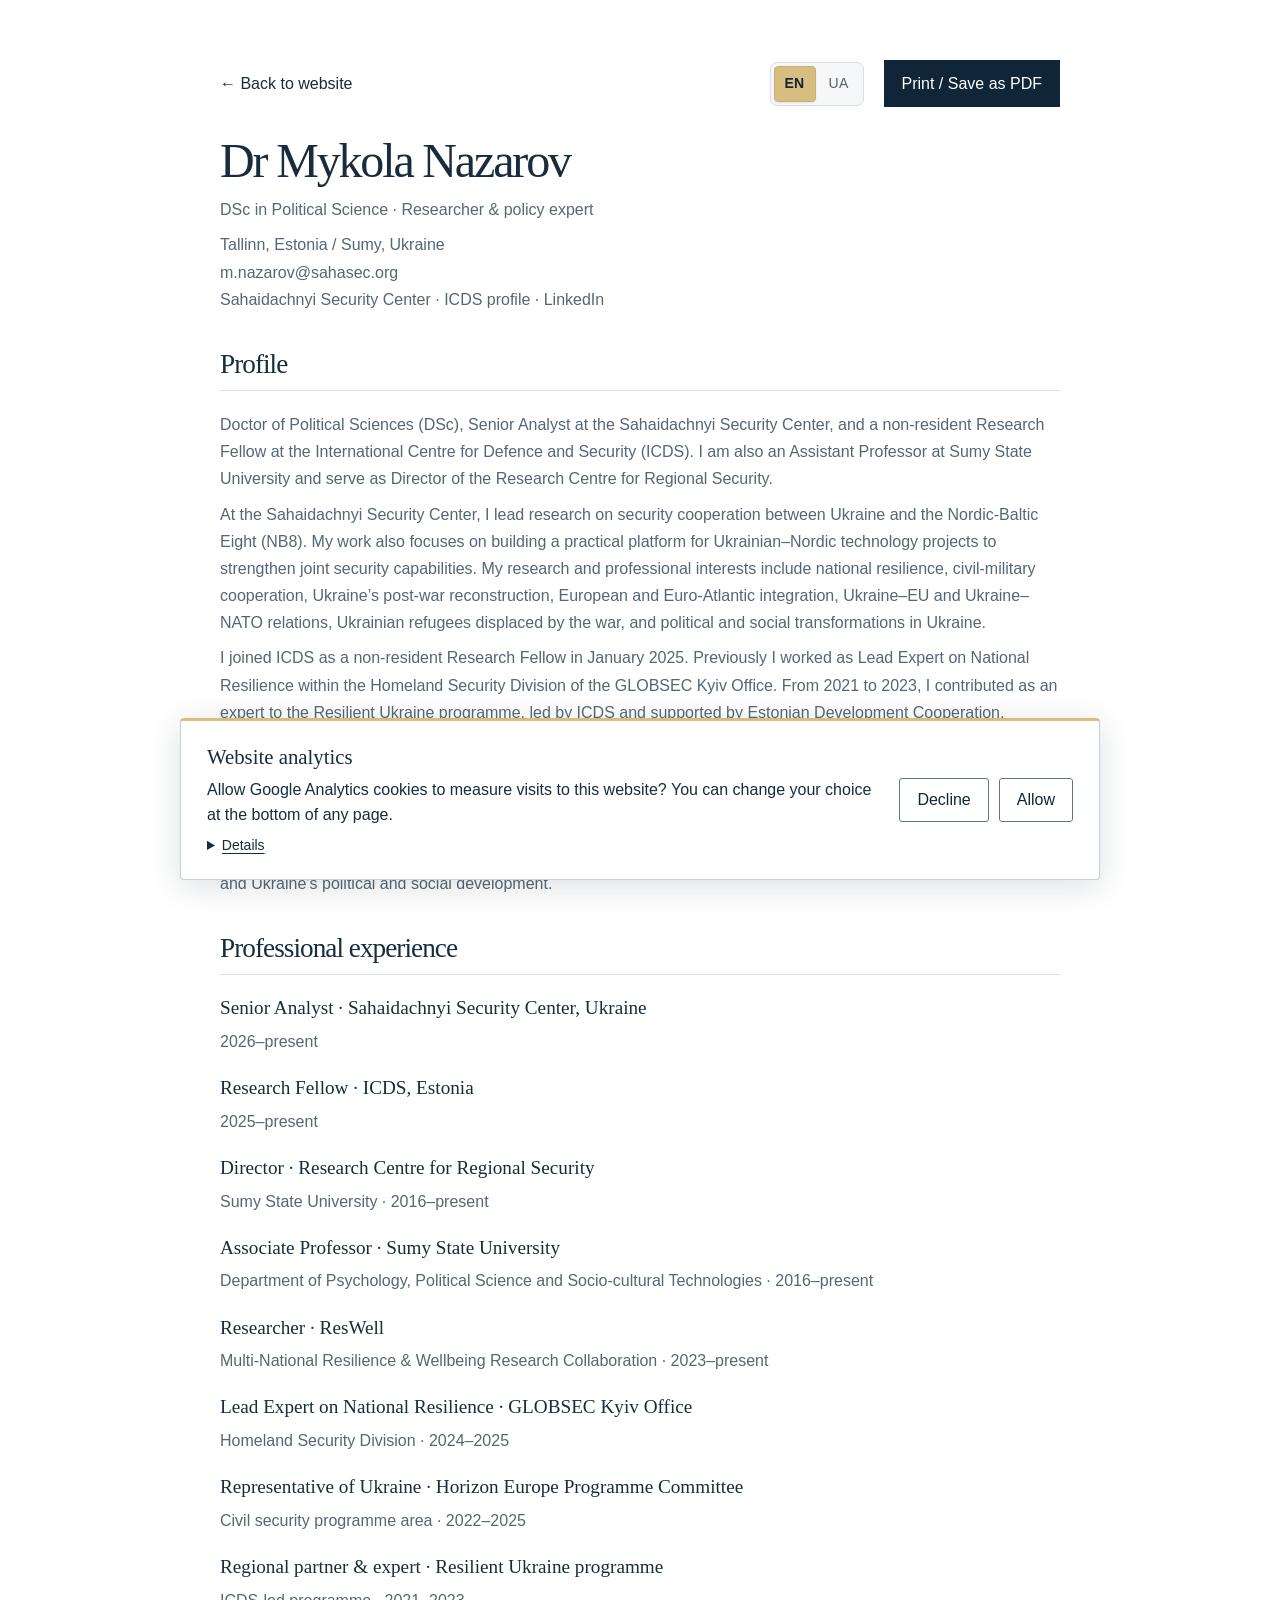
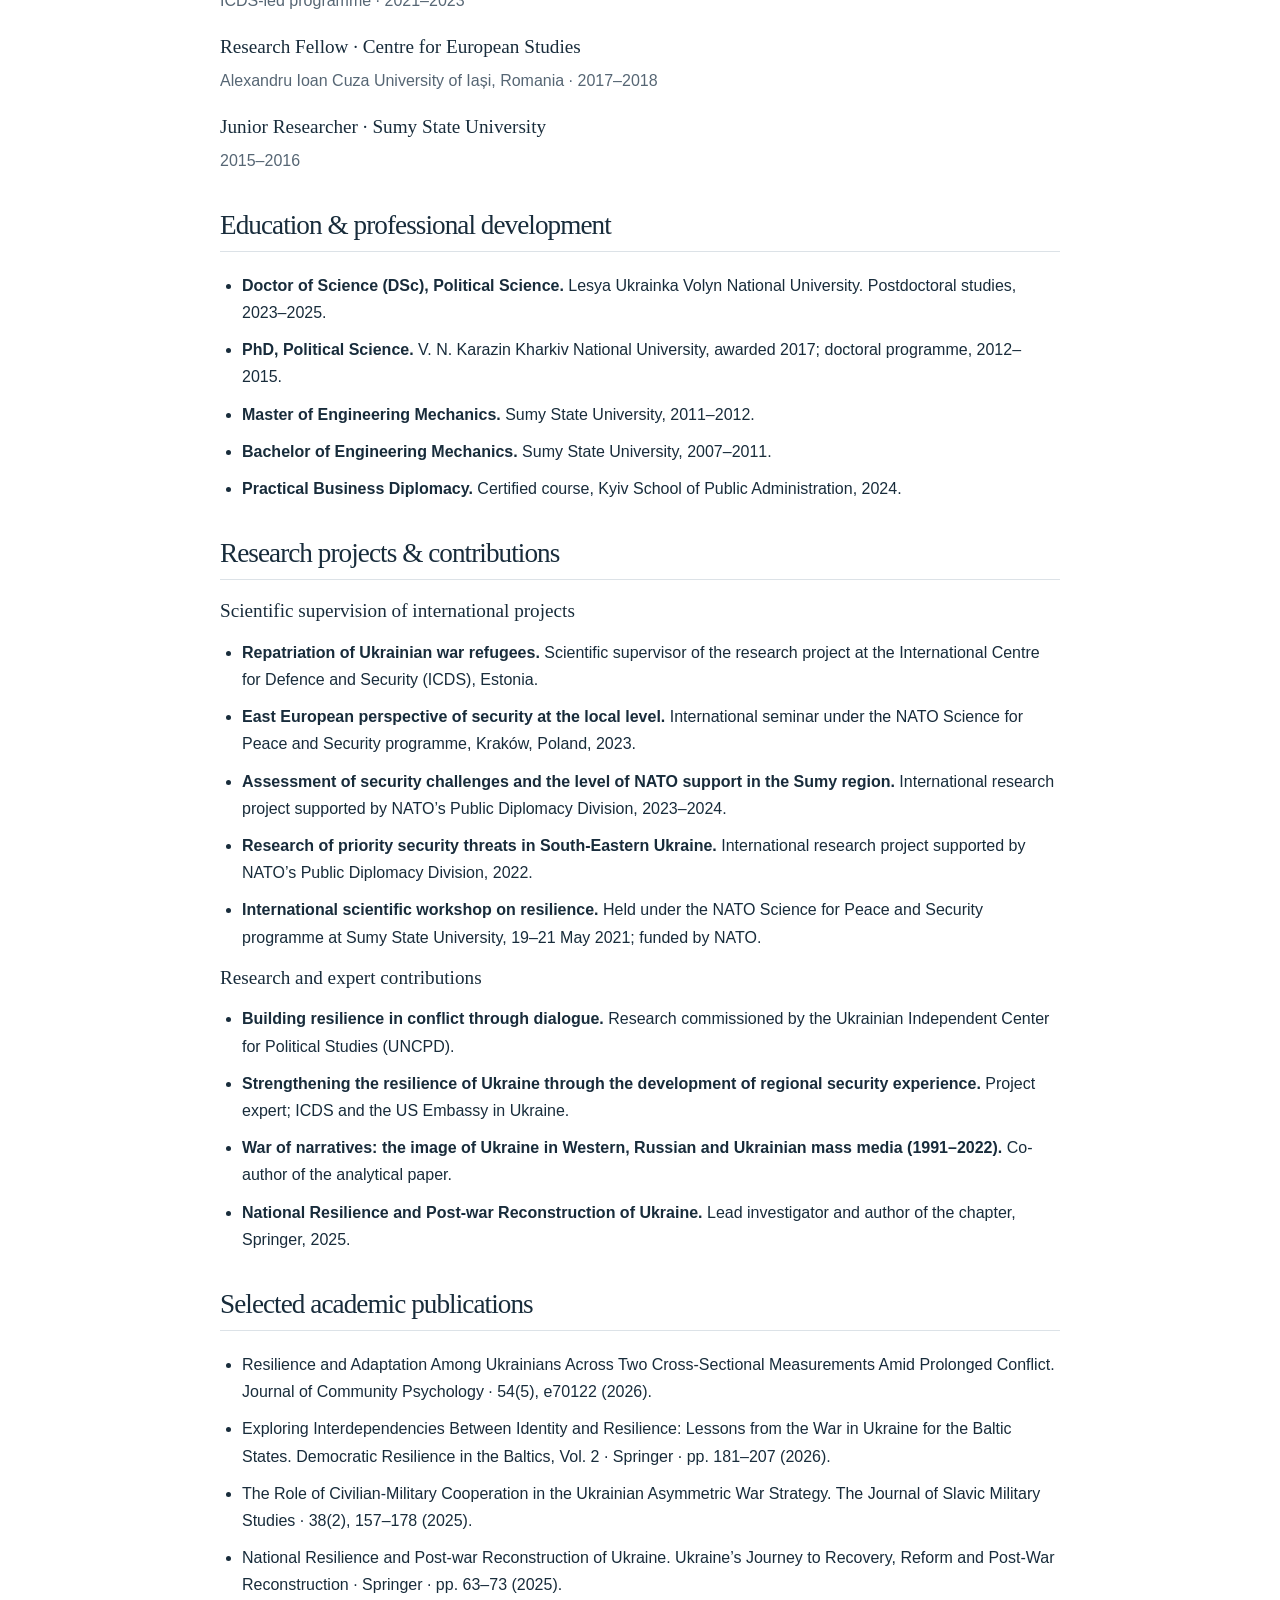
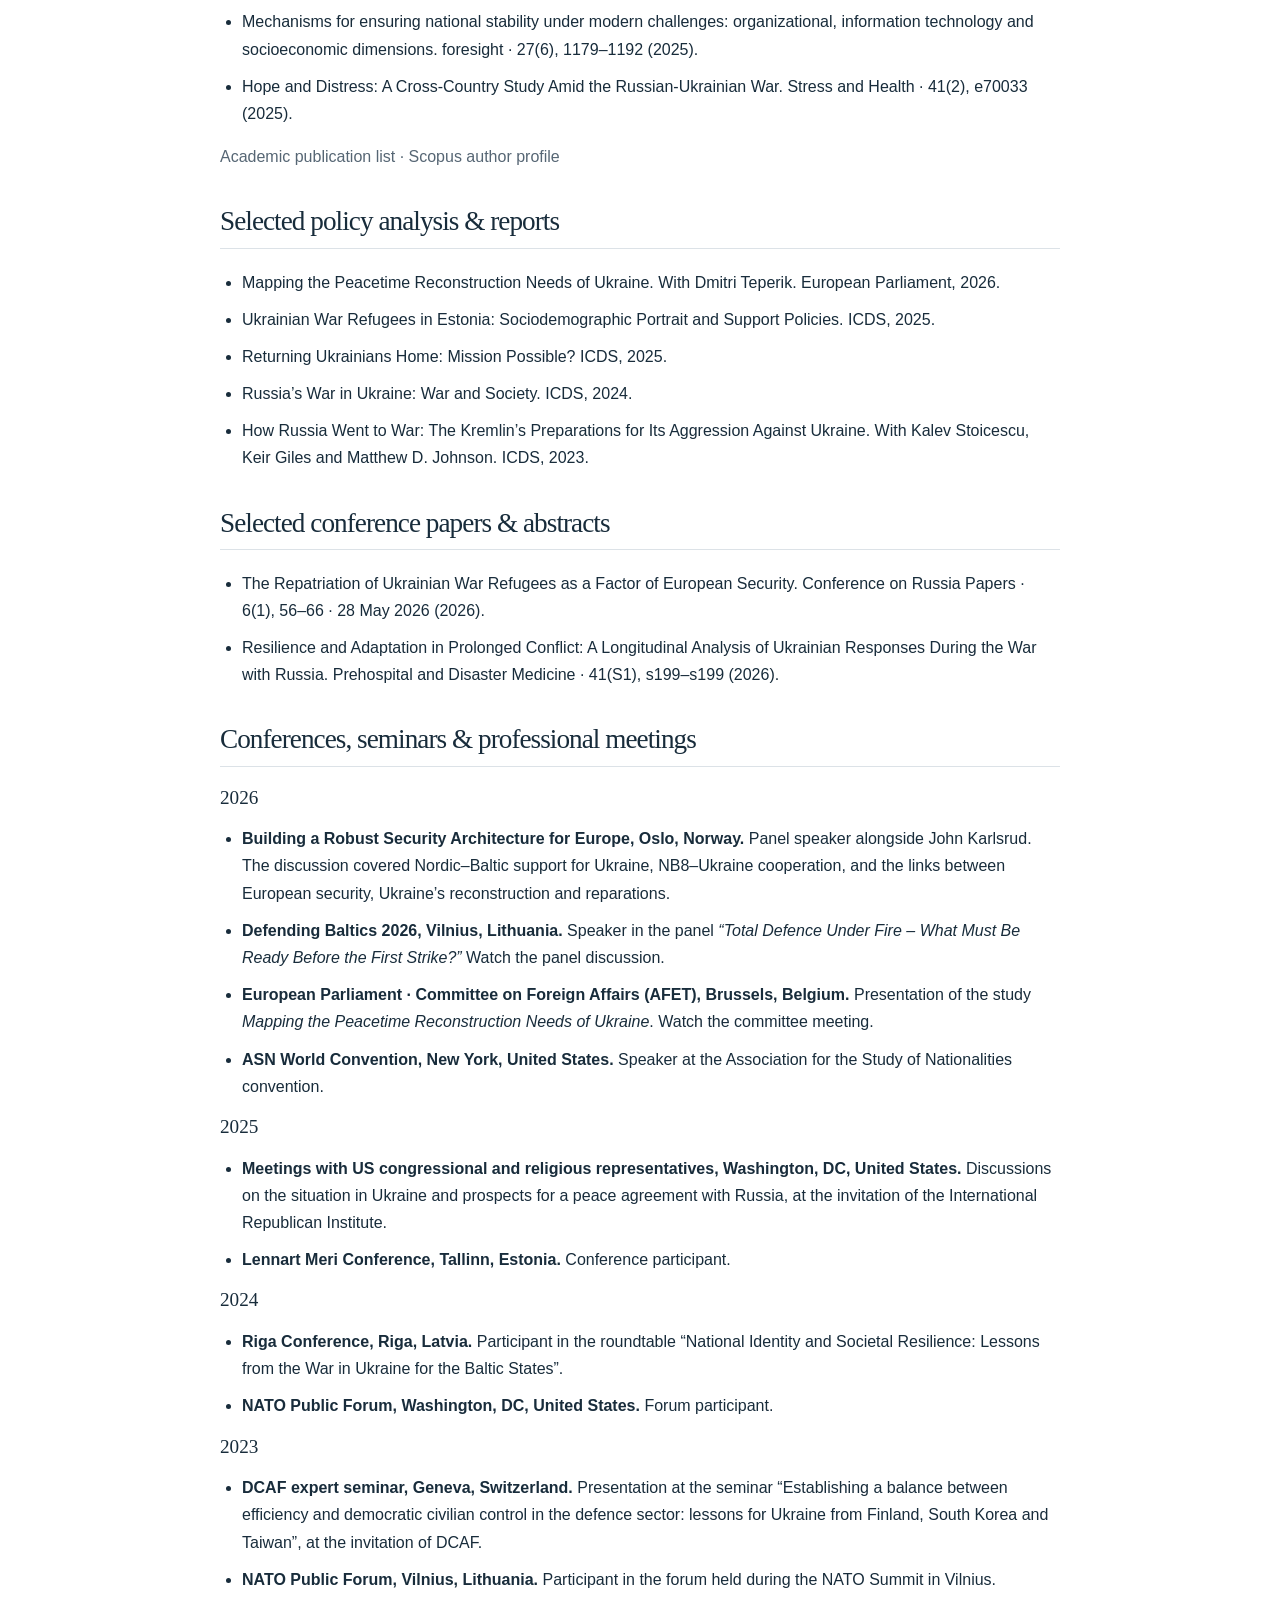
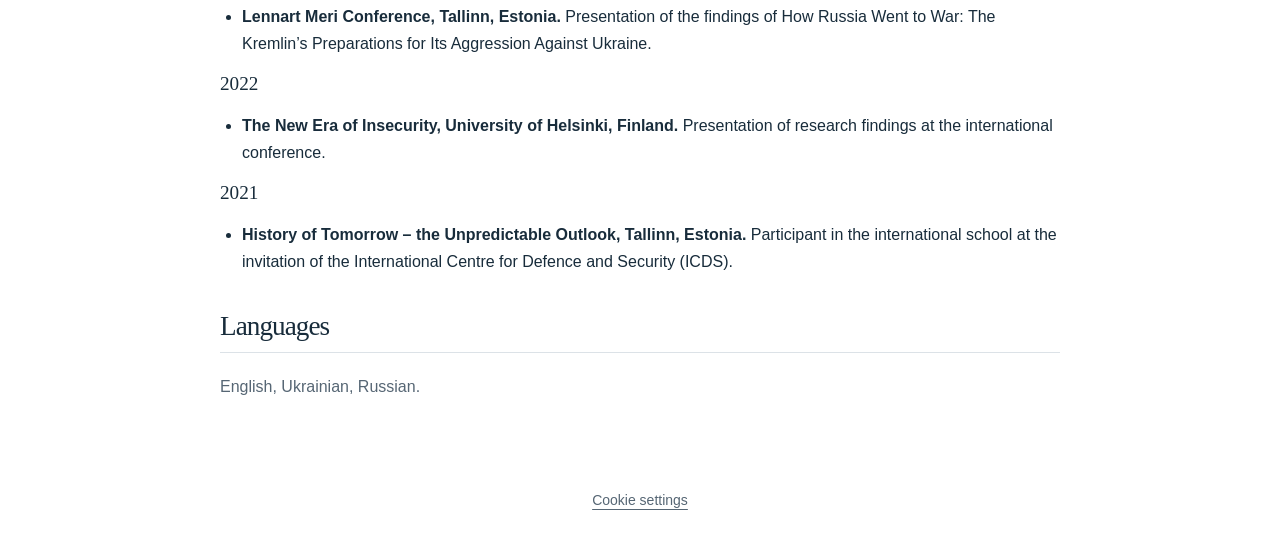
<file: cv.html>
<!doctype html><html lang="en"><head><meta charset="utf-8"><meta name="viewport" content="width=device-width,initial-scale=1"><title>Curriculum Vitae | Dr Mykola Nazarov</title><meta name="description" content="Professional experience, education, projects and selected publications of Dr Mykola Nazarov."><link rel="stylesheet" href="styles.css?v=120b083842"><link rel="icon" href="/favicon.ico" sizes="16x16 32x32 48x48 64x64 128x128 256x256">
<link rel="icon" type="image/png" href="/favicon.png" sizes="96x96">
<link rel="apple-touch-icon" href="/apple-touch-icon.png" sizes="180x180"><link rel="canonical" href="https://mykola-nazarov.com/cv.html"><link rel="alternate" hreflang="en" href="https://mykola-nazarov.com/cv.html"><link rel="alternate" hreflang="uk" href="https://mykola-nazarov.com/uk/cv.html"><link rel="alternate" hreflang="x-default" href="https://mykola-nazarov.com/cv.html"><meta property="og:url" content="https://mykola-nazarov.com/cv.html"><meta property="og:locale" content="en_GB"><meta property="og:locale:alternate" content="uk_UA"><script defer src="language.js"></script><link rel="stylesheet" href="/analytics.css?v=b6d5c2df7a">
<script defer src="/analytics.js?v=20261110-contact-email"></script>
</head><body><main class="cv-page"><div class="cv-actions"><a href="index.html">← Back to website</a><div class="language-switch" role="group" aria-label="Website language"><a href="cv.html" lang="en" hreflang="en" aria-label="English" aria-current="page">EN</a><span aria-hidden="true">/</span><a href="uk/cv.html" lang="uk" hreflang="uk" aria-label="Українська" data-language-link>UA</a></div><button onclick="window.print()">Print / Save as PDF</button></div><h1>Dr Mykola Nazarov</h1><p>DSc in Political Science · Researcher & policy expert</p><p>Tallinn, Estonia / Sumy, Ukraine<br><a href="mailto:m.nazarov@sahasec.org">m.nazarov@sahasec.org</a><br><a href="https://sahasec.org/team/dr-mykola-nazarov/">Sahaidachnyi Security Center</a> · <a href="https://icds.ee/en/author/mykola-nazarov/">ICDS profile</a> · <a href="https://www.linkedin.com/in/mykola-nazarov/">LinkedIn</a></p>
<h2>Profile</h2>
<p>Doctor of Political Sciences (DSc), Senior Analyst at the Sahaidachnyi Security Center, and a non-resident Research Fellow at the International Centre for Defence and Security (ICDS). I am also an Assistant Professor at Sumy State University and serve as Director of the Research Centre for Regional Security.</p>
<p>At the Sahaidachnyi Security Center, I lead research on security cooperation between Ukraine and the Nordic-Baltic Eight (NB8). My work also focuses on building a practical platform for Ukrainian–Nordic technology projects to strengthen joint security capabilities. My research and professional interests include national resilience, civil-military cooperation, Ukraine’s post-war reconstruction, European and Euro-Atlantic integration, Ukraine–EU and Ukraine–NATO relations, Ukrainian refugees displaced by the war, and political and social transformations in Ukraine.</p>
<p>I joined ICDS as a non-resident Research Fellow in January 2025. Previously I worked as Lead Expert on National Resilience within the Homeland Security Division of the GLOBSEC Kyiv Office. From 2021 to 2023, I contributed as an expert to the Resilient Ukraine programme, led by ICDS and supported by Estonian Development Cooperation.</p>
<p>My academic work has been published in journals including the Journal of Community Psychology, Stress and Health, Foresight, Demokratizatsiya, The Journal of Slavic Military Studies, and Problems and Perspectives in Management. I am the author of National Resilience and Post-War Reconstruction of Ukraine, published by Springer in 2025, and a co-author of Mapping the Peacetime Reconstruction Needs of Ukraine, prepared for the European Parliament in 2026. I have also authored and co-authored numerous peer-reviewed articles on resilience, security, civil-military relations, and Ukraine’s political and social development.</p>
<h2>Professional experience</h2><article><h3>Senior Analyst · Sahaidachnyi Security Center, Ukraine</h3><p>2026–present</p></article><article><h3>Research Fellow · ICDS, Estonia</h3><p>2025–present</p></article><article><h3>Director · Research Centre for Regional Security</h3><p>Sumy State University · 2016–present</p></article><article><h3>Associate Professor · Sumy State University</h3><p>Department of Psychology, Political Science and Socio-cultural Technologies · 2016–present</p></article><article><h3>Researcher · ResWell</h3><p>Multi-National Resilience & Wellbeing Research Collaboration · 2023–present</p></article><article><h3>Lead Expert on National Resilience · GLOBSEC Kyiv Office</h3><p>Homeland Security Division · 2024–2025</p></article><article><h3>Representative of Ukraine · Horizon Europe Programme Committee</h3><p>Civil security programme area · 2022–2025</p></article><article><h3>Regional partner & expert · Resilient Ukraine programme</h3><p>ICDS-led programme · 2021–2023</p></article><article><h3>Research Fellow · Centre for European Studies</h3><p>Alexandru Ioan Cuza University of Iași, Romania · 2017–2018</p></article><article><h3>Junior Researcher · Sumy State University</h3><p>2015–2016</p></article>
<h2>Education & professional development</h2><ul><li><strong>Doctor of Science (DSc), Political Science.</strong> Lesya Ukrainka Volyn National University. Postdoctoral studies, 2023–2025.</li><li><strong>PhD, Political Science.</strong> V. N. Karazin Kharkiv National University, awarded 2017; doctoral programme, 2012–2015.</li><li><strong>Master of Engineering Mechanics.</strong> Sumy State University, 2011–2012.</li><li><strong>Bachelor of Engineering Mechanics.</strong> Sumy State University, 2007–2011.</li><li><strong>Practical Business Diplomacy.</strong> Certified course, Kyiv School of Public Administration, 2024.</li></ul>
<h2>Research projects &amp; contributions</h2>
<h3>Scientific supervision of international projects</h3>
<ul>
<li><strong>Repatriation of Ukrainian war refugees.</strong> Scientific supervisor of the research project at the International Centre for Defence and Security (ICDS), Estonia.</li>
<li><strong>East European perspective of security at the local level.</strong> International seminar under the NATO Science for Peace and Security programme, Kraków, Poland, 2023.</li>
<li><strong>Assessment of security challenges and the level of NATO support in the Sumy region.</strong> International research project supported by NATO’s Public Diplomacy Division, 2023–2024.</li>
<li><strong>Research of priority security threats in South-Eastern Ukraine.</strong> International research project supported by NATO’s Public Diplomacy Division, 2022.</li>
<li><strong>International scientific workshop on resilience.</strong> Held under the NATO Science for Peace and Security programme at Sumy State University, 19–21 May 2021; funded by NATO.</li>
</ul>
<h3>Research and expert contributions</h3>
<ul>
<li><strong>Building resilience in conflict through dialogue.</strong> Research commissioned by the Ukrainian Independent Center for Political Studies (UNCPD).</li>
<li><strong>Strengthening the resilience of Ukraine through the development of regional security experience.</strong> Project expert; ICDS and the US Embassy in Ukraine.</li>
<li><strong>War of narratives: the image of Ukraine in Western, Russian and Ukrainian mass media (1991–2022).</strong> Co-author of the analytical paper.</li>
<li><strong><a href="https://link.springer.com/chapter/10.1007/978-3-031-66434-2_5">National Resilience and Post-war Reconstruction of Ukraine</a>.</strong> Lead investigator and author of the chapter, Springer, 2025.</li>
</ul>
<h2>Selected academic publications</h2><ul><li><a href="https://doi.org/10.1002/jcop.70122">Resilience and Adaptation Among Ukrainians Across Two Cross‐Sectional Measurements Amid Prolonged Conflict</a>. Journal of Community Psychology · 54(5), e70122 (2026).</li><li><a href="https://link.springer.com/chapter/10.1007/978-3-032-10146-4_10">Exploring Interdependencies Between Identity and Resilience: Lessons from the War in Ukraine for the Baltic States</a>. Democratic Resilience in the Baltics, Vol. 2 · Springer · pp. 181–207 (2026).</li><li><a href="https://doi.org/10.1080/13518046.2025.2533630">The Role of Civilian-Military Cooperation in the Ukrainian Asymmetric War Strategy</a>. The Journal of Slavic Military Studies · 38(2), 157–178 (2025).</li><li><a href="https://link.springer.com/chapter/10.1007/978-3-031-66434-2_5">National Resilience and Post-war Reconstruction of Ukraine</a>. Ukraine’s Journey to Recovery, Reform and Post-War Reconstruction · Springer · pp. 63–73 (2025).</li><li><a href="https://doi.org/10.1108/FS-03-2025-0052">Mechanisms for ensuring national stability under modern challenges: organizational, information technology and socioeconomic dimensions</a>. foresight · 27(6), 1179–1192 (2025).</li><li><a href="https://doi.org/10.1002/smi.70033">Hope and Distress: A Cross‐Country Study Amid the Russian‐Ukrainian War</a>. Stress and Health · 41(2), e70033 (2025).</li></ul><p><a href="index.html#academic-publications">Academic publication list</a> · <a href="https://www.scopus.com/authid/detail.uri?authorId=57215903050">Scopus author profile</a></p><h2>Selected policy analysis & reports</h2><ul><li><a href="https://icds.ee/en/mapping-the-peacetime-reconstruction-needs-of-ukraine/">Mapping the Peacetime Reconstruction Needs of Ukraine</a>. With Dmitri Teperik. European Parliament, 2026.</li><li><a href="https://icds.ee/en/ukrainian-war-refugees-in-estonia-sociodemographic-portrait-and-support-policies/">Ukrainian War Refugees in Estonia: Sociodemographic Portrait and Support Policies</a>. ICDS, 2025.</li><li><a href="https://icds.ee/en/returning-ukrainians-home-mission-possible/">Returning Ukrainians Home: Mission Possible?</a> ICDS, 2025.</li><li><a href="https://icds.ee/en/russias-war-in-ukraine-war-and-society/">Russia’s War in Ukraine: War and Society</a>. ICDS, 2024.</li><li><a href="https://icds.ee/en/how-russia-went-to-war-the-kremlins-preparations-for-its-aggression-against-ukraine/">How Russia Went to War: The Kremlin’s Preparations for Its Aggression Against Ukraine</a>. With Kalev Stoicescu, Keir Giles and Matthew D. Johnson. ICDS, 2023.</li></ul><h2>Selected conference papers & abstracts</h2><ul><li><a href="https://rusconfpub.org/journal/RUSCONF/article/35/info">The Repatriation of Ukrainian War Refugees as a Factor of European Security</a>. Conference on Russia Papers · 6(1), 56–66 · 28 May 2026 (2026).</li><li><a href="https://doi.org/10.1017/s1049023x26106396">Resilience and Adaptation in Prolonged Conflict: A Longitudinal Analysis of Ukrainian Responses During the War with Russia</a>. Prehospital and Disaster Medicine · 41(S1), s199–s199 (2026).</li></ul>
<h2>Conferences, seminars &amp; professional meetings</h2>
<h3>2026</h3>
<ul>
<li><strong>Building a Robust Security Architecture for Europe, Oslo, Norway.</strong> Panel speaker alongside John Karlsrud. The discussion covered Nordic–Baltic support for Ukraine, NB8–Ukraine cooperation, and the links between European security, Ukraine’s reconstruction and reparations.</li>
<li><strong>Defending Baltics 2026, Vilnius, Lithuania.</strong> Speaker in the panel <em>“Total Defence Under Fire – What Must Be Ready Before the First Strike?”</em> <a href="https://youtu.be/OSr7ZfuZhS0?t=7414" target="_blank" rel="noopener noreferrer">Watch the panel discussion</a>.</li>
<li><strong>European Parliament · Committee on Foreign Affairs (AFET), Brussels, Belgium.</strong> Presentation of the study <em>Mapping the Peacetime Reconstruction Needs of Ukraine</em>. <a href="https://multimedia.europarl.europa.eu/en/webstreaming/committee-on-foreign-affairs-ordinary-meeting_20260624-1635-COMMITTEE-AFET" target="_blank" rel="noopener noreferrer">Watch the committee meeting</a>.</li>
<li><strong>ASN World Convention, New York, United States.</strong> Speaker at the Association for the Study of Nationalities convention.</li>
</ul>
<h3>2025</h3>
<ul>
<li><strong>Meetings with US congressional and religious representatives, Washington, DC, United States.</strong> Discussions on the situation in Ukraine and prospects for a peace agreement with Russia, at the invitation of the International Republican Institute.</li>
<li><strong>Lennart Meri Conference, Tallinn, Estonia.</strong> Conference participant.</li>
</ul>
<h3>2024</h3>
<ul>
<li><strong>Riga Conference, Riga, Latvia.</strong> Participant in the roundtable “National Identity and Societal Resilience: Lessons from the War in Ukraine for the Baltic States”.</li>
<li><strong>NATO Public Forum, Washington, DC, United States.</strong> Forum participant.</li>
</ul>
<h3>2023</h3>
<ul>
<li><strong>DCAF expert seminar, Geneva, Switzerland.</strong> Presentation at the seminar “Establishing a balance between efficiency and democratic civilian control in the defence sector: lessons for Ukraine from Finland, South Korea and Taiwan”, at the invitation of DCAF.</li>
<li><strong>NATO Public Forum, Vilnius, Lithuania.</strong> Participant in the forum held during the NATO Summit in Vilnius.</li>
<li><strong>Lennart Meri Conference, Tallinn, Estonia.</strong> Presentation of the findings of <a href="https://icds.ee/en/how-russia-went-to-war-the-kremlins-preparations-for-its-aggression-against-ukraine/">How Russia Went to War: The Kremlin’s Preparations for Its Aggression Against Ukraine</a>.</li>
</ul>
<h3>2022</h3>
<ul>
<li><strong>The New Era of Insecurity, University of Helsinki, Finland.</strong> Presentation of research findings at the international conference.</li>
</ul>
<h3>2021</h3>
<ul>
<li><strong>History of Tomorrow – the Unpredictable Outlook, Tallinn, Estonia.</strong> Participant in the international school at the invitation of the International Centre for Defence and Security (ICDS).</li>
</ul>
<h2>Languages</h2><p>English, Ukrainian, Russian.</p></main></body></html>
</file>
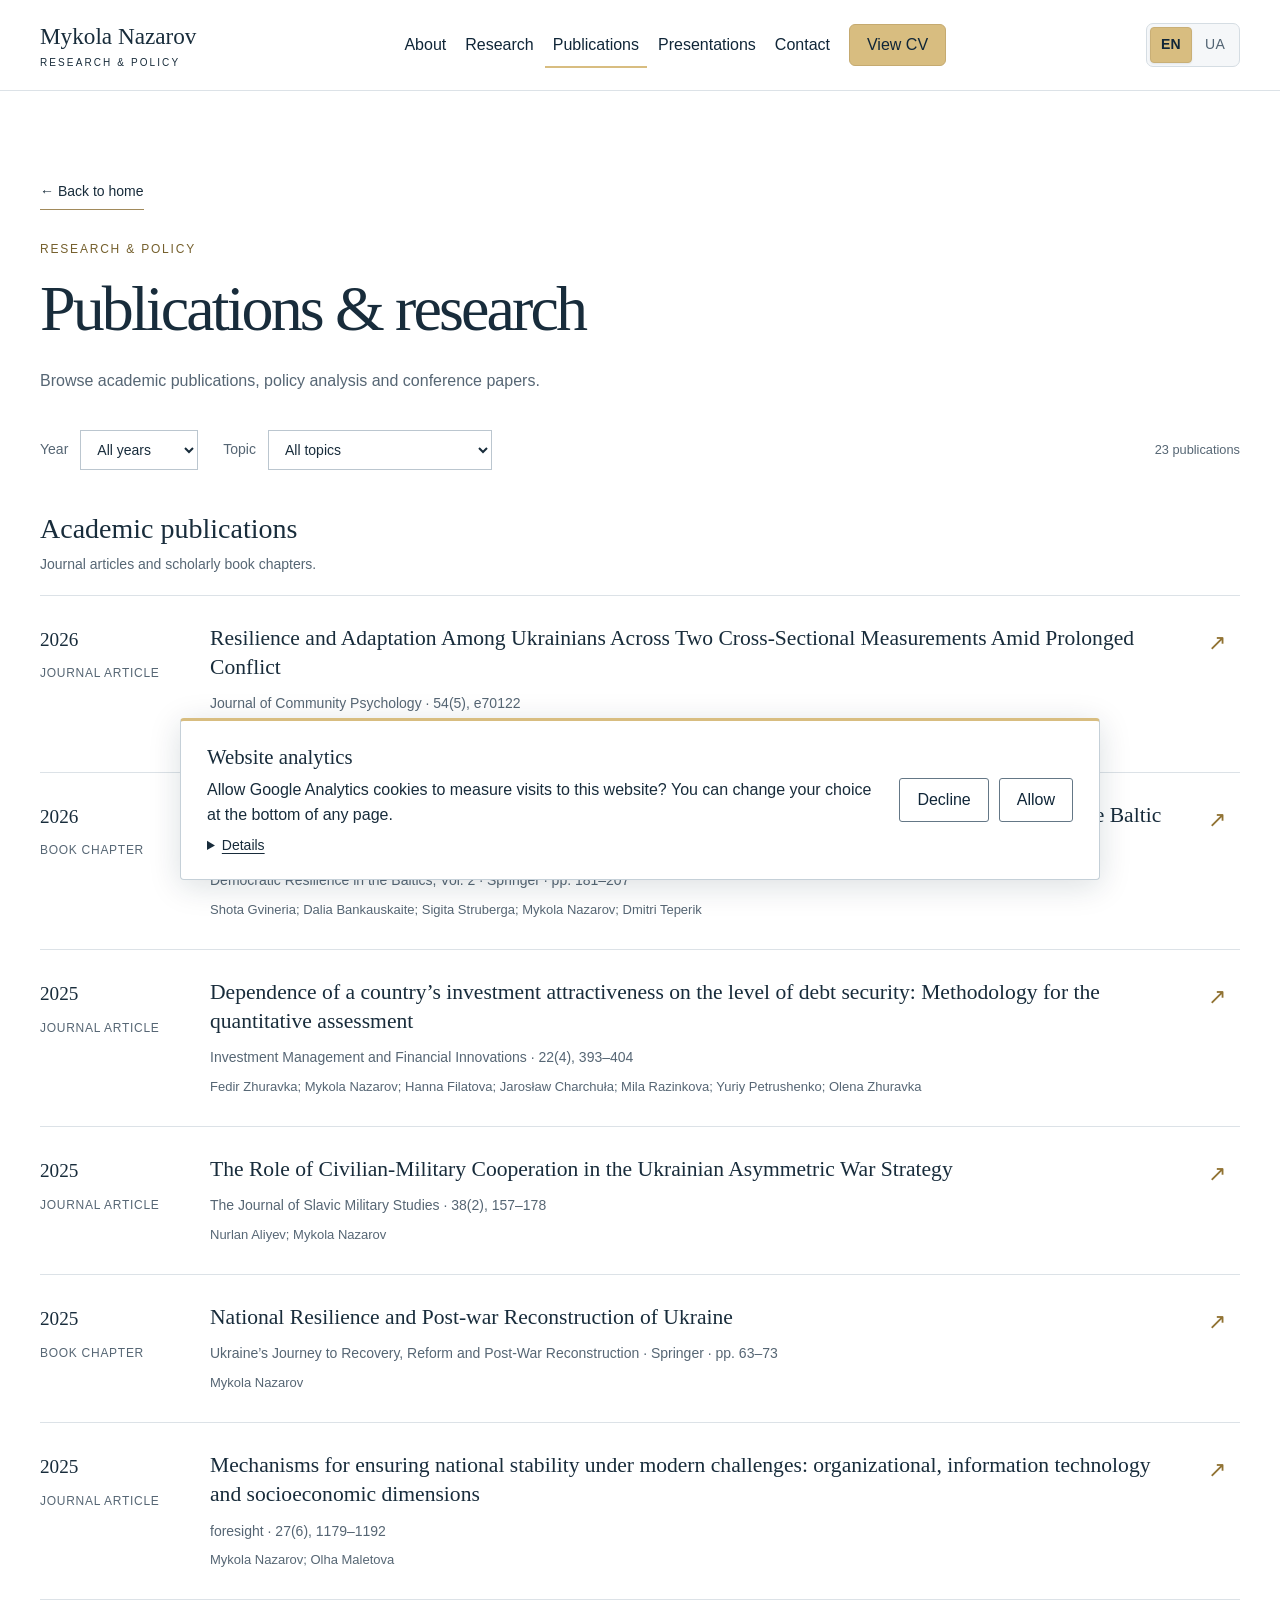
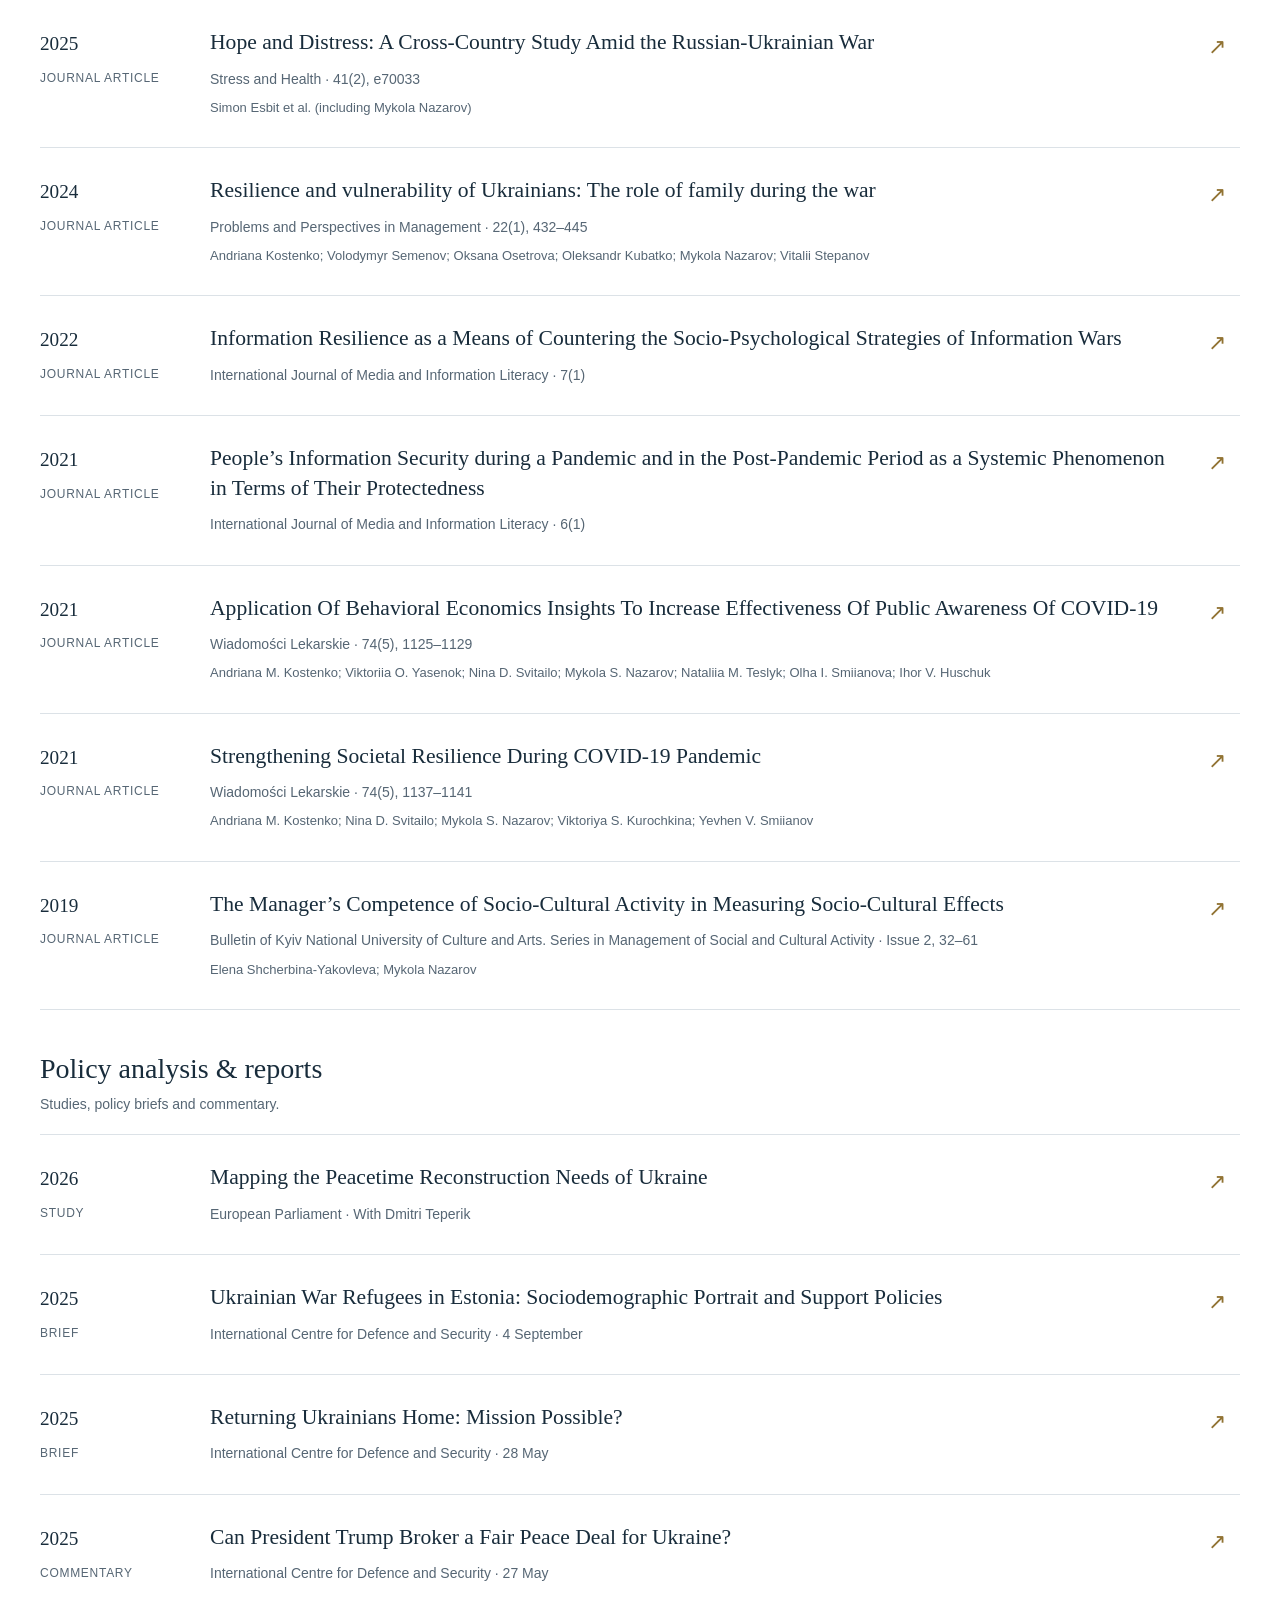
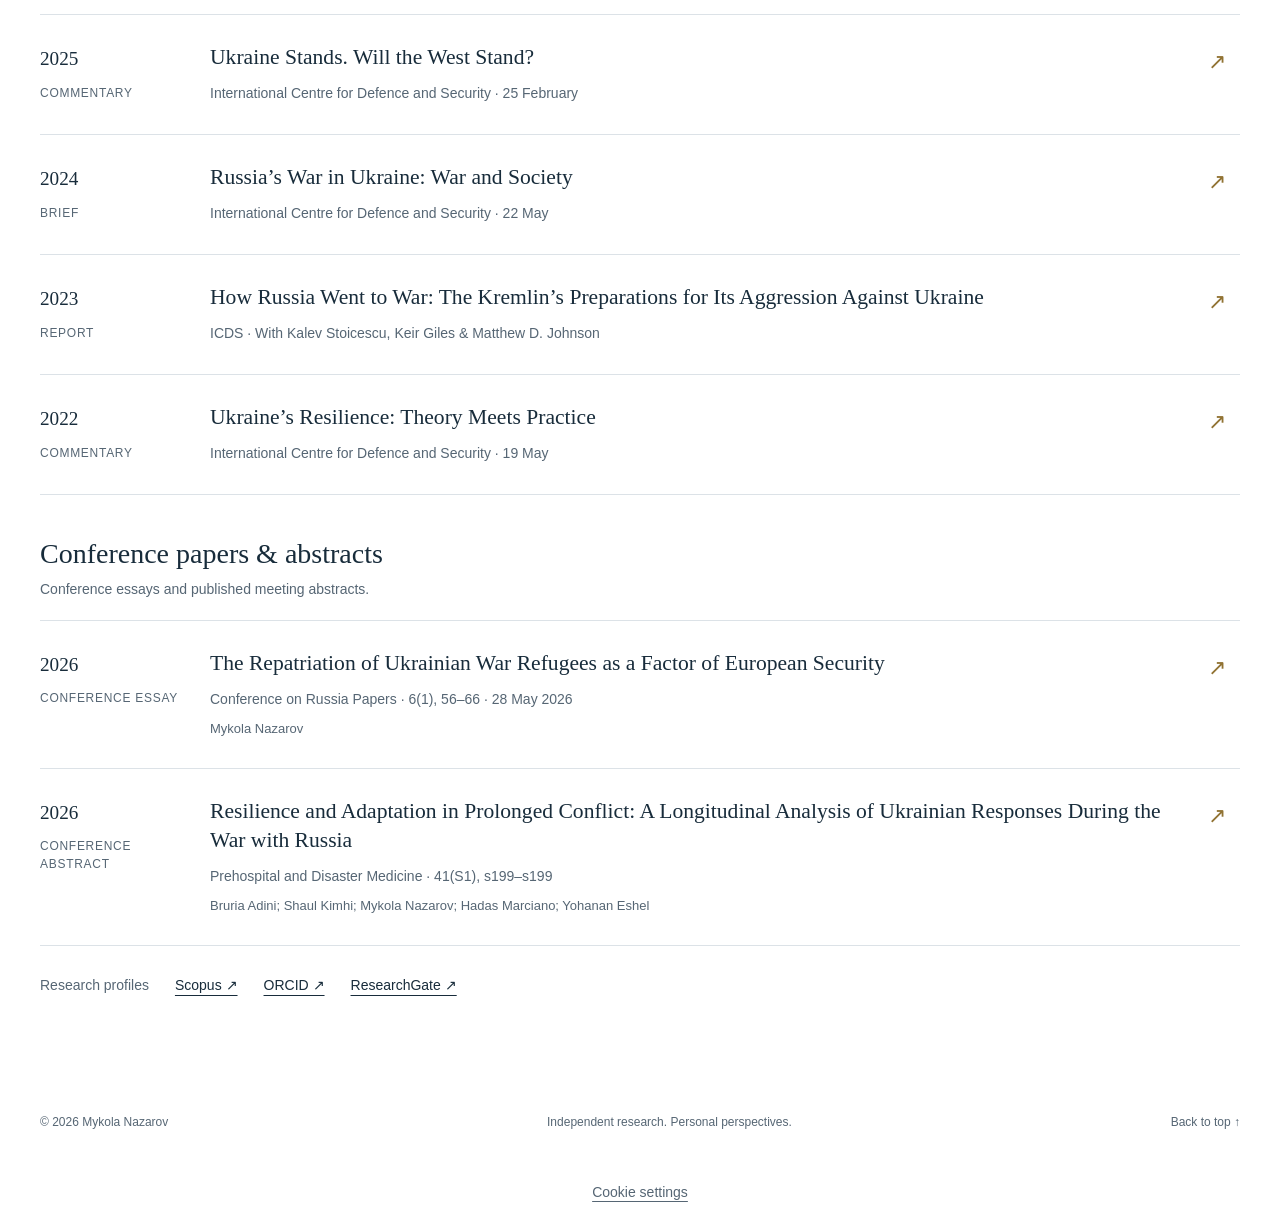
<file: publications.html>
<!doctype html>
<html lang="en">
<head>
<meta charset="utf-8"><meta name="viewport" content="width=device-width,initial-scale=1">
<title>Publications | Mykola Nazarov</title>
<meta name="description" content="Publications by Mykola Nazarov: academic research, policy analysis and conference papers. Browse the full list by year and topic.">
<meta name="theme-color" content="#102638"><meta property="og:title" content="Publications — Mykola Nazarov"><meta property="og:description" content="Publications by Mykola Nazarov: academic research, policy analysis and conference papers. Browse the full list by year and topic."><meta property="og:type" content="website">
<link rel="icon" href="/favicon.ico" sizes="16x16 32x32 48x48 64x64 128x128 256x256">
<link rel="icon" type="image/png" href="/favicon.png" sizes="96x96">
<link rel="apple-touch-icon" href="/apple-touch-icon.png" sizes="180x180">
<link rel="stylesheet" href="styles.css?v=20261110-publications"><script defer src="script.js?v=20261110-publications"></script>
<link rel="canonical" href="https://mykola-nazarov.com/publications.html"><link rel="alternate" hreflang="en" href="https://mykola-nazarov.com/publications.html"><link rel="alternate" hreflang="uk" href="https://mykola-nazarov.com/uk/publications.html"><link rel="alternate" hreflang="x-default" href="https://mykola-nazarov.com/publications.html"><meta property="og:url" content="https://mykola-nazarov.com/publications.html"><meta property="og:locale" content="en_GB"><meta property="og:locale:alternate" content="uk_UA"><script defer src="language.js"></script>
<script type="application/ld+json">
{
  "@context": "https://schema.org",
  "@type": "CollectionPage",
  "@id": "https://mykola-nazarov.com/publications.html#publications",
  "url": "https://mykola-nazarov.com/publications.html",
  "name": "Publications by Mykola Nazarov",
  "inLanguage": "en",
  "about": {
    "@id": "https://mykola-nazarov.com/#person"
  },
  "mainEntity": {
    "@type": "ItemList",
    "numberOfItems": 23,
    "itemListElement": [
      {
        "@type": "ListItem",
        "position": 1,
        "item": {
          "@type": "CreativeWork",
          "name": "Resilience and Adaptation Among Ukrainians Across Two Cross‐Sectional Measurements Amid Prolonged Conflict",
          "url": "https://doi.org/10.1002/jcop.70122"
        }
      },
      {
        "@type": "ListItem",
        "position": 2,
        "item": {
          "@type": "CreativeWork",
          "name": "Exploring Interdependencies Between Identity and Resilience: Lessons from the War in Ukraine for the Baltic States",
          "url": "https://link.springer.com/chapter/10.1007/978-3-032-10146-4_10"
        }
      },
      {
        "@type": "ListItem",
        "position": 3,
        "item": {
          "@type": "CreativeWork",
          "name": "Dependence of a country’s investment attractiveness on the level of debt security: Methodology for the quantitative assessment",
          "url": "https://doi.org/10.21511/imfi.22(4).2025.30"
        }
      },
      {
        "@type": "ListItem",
        "position": 4,
        "item": {
          "@type": "CreativeWork",
          "name": "The Role of Civilian-Military Cooperation in the Ukrainian Asymmetric War Strategy",
          "url": "https://doi.org/10.1080/13518046.2025.2533630"
        }
      },
      {
        "@type": "ListItem",
        "position": 5,
        "item": {
          "@type": "CreativeWork",
          "name": "National Resilience and Post-war Reconstruction of Ukraine",
          "url": "https://link.springer.com/chapter/10.1007/978-3-031-66434-2_5"
        }
      },
      {
        "@type": "ListItem",
        "position": 6,
        "item": {
          "@type": "CreativeWork",
          "name": "Mechanisms for ensuring national stability under modern challenges: organizational, information technology and socioeconomic dimensions",
          "url": "https://doi.org/10.1108/FS-03-2025-0052"
        }
      },
      {
        "@type": "ListItem",
        "position": 7,
        "item": {
          "@type": "CreativeWork",
          "name": "Hope and Distress: A Cross‐Country Study Amid the Russian‐Ukrainian War",
          "url": "https://doi.org/10.1002/smi.70033"
        }
      },
      {
        "@type": "ListItem",
        "position": 8,
        "item": {
          "@type": "CreativeWork",
          "name": "Resilience and vulnerability of Ukrainians: The role of family during the war",
          "url": "https://doi.org/10.21511/ppm.22(1).2024.35"
        }
      },
      {
        "@type": "ListItem",
        "position": 9,
        "item": {
          "@type": "CreativeWork",
          "name": "Information Resilience as a Means of Countering the Socio-Psychological Strategies of Information Wars",
          "url": "https://doi.org/10.13187/ijmil.2022.1.158"
        }
      },
      {
        "@type": "ListItem",
        "position": 10,
        "item": {
          "@type": "CreativeWork",
          "name": "People’s Information Security during a Pandemic and in the Post-Pandemic Period as a Systemic Phenomenon in Terms of Their Protectedness",
          "url": "https://doi.org/10.13187/ijmil.2021.1.193"
        }
      },
      {
        "@type": "ListItem",
        "position": 11,
        "item": {
          "@type": "CreativeWork",
          "name": "Application Of Behavioral Economics Insights To Increase Effectiveness Of Public Awareness Of COVID-19",
          "url": "https://doi.org/10.36740/wlek202105114"
        }
      },
      {
        "@type": "ListItem",
        "position": 12,
        "item": {
          "@type": "CreativeWork",
          "name": "Strengthening Societal Resilience During COVID-19 Pandemic",
          "url": "https://doi.org/10.36740/wlek202105117"
        }
      },
      {
        "@type": "ListItem",
        "position": 13,
        "item": {
          "@type": "CreativeWork",
          "name": "The Manager’s Competence of Socio-Cultural Activity in Measuring Socio-Cultural Effects",
          "url": "https://doi.org/10.31866/2616-7573.2.2019.190620"
        }
      },
      {
        "@type": "ListItem",
        "position": 14,
        "item": {
          "@type": "CreativeWork",
          "name": "Mapping the Peacetime Reconstruction Needs of Ukraine",
          "url": "https://icds.ee/en/mapping-the-peacetime-reconstruction-needs-of-ukraine/"
        }
      },
      {
        "@type": "ListItem",
        "position": 15,
        "item": {
          "@type": "CreativeWork",
          "name": "Ukrainian War Refugees in Estonia: Sociodemographic Portrait and Support Policies",
          "url": "https://icds.ee/en/ukrainian-war-refugees-in-estonia-sociodemographic-portrait-and-support-policies/"
        }
      },
      {
        "@type": "ListItem",
        "position": 16,
        "item": {
          "@type": "CreativeWork",
          "name": "Returning Ukrainians Home: Mission Possible?",
          "url": "https://icds.ee/en/returning-ukrainians-home-mission-possible/"
        }
      },
      {
        "@type": "ListItem",
        "position": 17,
        "item": {
          "@type": "CreativeWork",
          "name": "Can President Trump Broker a Fair Peace Deal for Ukraine?",
          "url": "https://icds.ee/en/can-president-trump-broker-a-fair-peace-deal-for-ukraine/"
        }
      },
      {
        "@type": "ListItem",
        "position": 18,
        "item": {
          "@type": "CreativeWork",
          "name": "Ukraine Stands. Will the West Stand?",
          "url": "https://icds.ee/en/ukraine-stands-will-the-west-stand/"
        }
      },
      {
        "@type": "ListItem",
        "position": 19,
        "item": {
          "@type": "CreativeWork",
          "name": "Russia’s War in Ukraine: War and Society",
          "url": "https://icds.ee/en/russias-war-in-ukraine-war-and-society/"
        }
      },
      {
        "@type": "ListItem",
        "position": 20,
        "item": {
          "@type": "CreativeWork",
          "name": "How Russia Went to War: The Kremlin’s Preparations for Its Aggression Against Ukraine",
          "url": "https://icds.ee/en/how-russia-went-to-war-the-kremlins-preparations-for-its-aggression-against-ukraine/"
        }
      },
      {
        "@type": "ListItem",
        "position": 21,
        "item": {
          "@type": "CreativeWork",
          "name": "Ukraine’s Resilience: Theory Meets Practice",
          "url": "https://icds.ee/en/ukraines-resilience-theory-meets-practice/"
        }
      },
      {
        "@type": "ListItem",
        "position": 22,
        "item": {
          "@type": "CreativeWork",
          "name": "The Repatriation of Ukrainian War Refugees as a Factor of European Security",
          "url": "https://rusconfpub.org/journal/RUSCONF/article/35/info"
        }
      },
      {
        "@type": "ListItem",
        "position": 23,
        "item": {
          "@type": "CreativeWork",
          "name": "Resilience and Adaptation in Prolonged Conflict: A Longitudinal Analysis of Ukrainian Responses During the War with Russia",
          "url": "https://doi.org/10.1017/s1049023x26106396"
        }
      }
    ]
  }
}
</script>
<link rel="stylesheet" href="/analytics.css?v=b6d5c2df7a">
<script defer src="/analytics.js?v=20261110-contact-email"></script>
</head>
<body id="top">
<a class="skip" href="#main">Skip to content</a>
<header class="site-header"><div class="header-inner"><a href="/#top" class="wordmark" aria-label="Mykola Nazarov, home">Mykola Nazarov<span>RESEARCH & POLICY</span></a><div class="header-tools"><div class="language-switch" role="group" aria-label="Website language"><a href="publications.html" lang="en" hreflang="en" aria-label="English" aria-current="page">EN</a><span aria-hidden="true">/</span><a href="uk/publications.html" lang="uk" hreflang="uk" aria-label="Українська" data-language-link>UA</a></div><button class="menu-toggle" aria-expanded="false" aria-controls="navigation">Menu <span aria-hidden="true">☰</span></button></div><nav id="navigation" aria-label="Main navigation"><a href="/#about">About</a><a href="/#research">Research</a><a href="publications.html" aria-current="page">Publications</a><a href="/#speaking">Presentations</a><a href="/#contact">Contact</a><a class="nav-cv" href="cv.html">View CV</a></nav></div></header>
<main id="main">
<section class="section publications-page" id="publications"><div class="publication-page-heading"><a class="text-link" href="./#publications">← Back to home</a><p class="eyebrow dark">RESEARCH & POLICY</p><h1>Publications &amp; research</h1><p>Browse academic publications, policy analysis and conference papers.</p></div>
<div class="filters" hidden><label>Year <select id="year-filter"><option value="all">All years</option><option>2026</option><option>2025</option><option>2024</option><option>2023</option><option>2022</option><option>2021</option><option>2020</option><option>2019</option></select></label><label>Topic <select id="topic-filter"><option value="all">All topics</option><option value="resilience">Resilience & society</option><option value="recovery">Recovery & migration</option><option value="security">Security & diplomacy</option><option value="governance">Governance & institutions</option></select></label><p id="result-count" role="status" aria-live="polite"></p></div>
<section class="publication-group" id="academic-publications" aria-labelledby="academic-publications-title"><div class="publication-group-heading"><h3 id="academic-publications-title">Academic publications</h3><p>Journal articles and scholarly book chapters.</p></div><div class="publication-list">
<article class="publication" data-year="2026" data-topic="resilience"><div class="pub-meta">2026<span>JOURNAL ARTICLE</span></div><div><h4><a href="https://doi.org/10.1002/jcop.70122" target="_blank" rel="noopener noreferrer">Resilience and Adaptation Among Ukrainians Across Two Cross‐Sectional Measurements Amid Prolonged Conflict</a></h4><p>Journal of Community Psychology · 54(5), e70122</p><p class="pub-authors">Shaul Kimhi; Mykola Nazarov; Hadas Marciano; Yohanan Eshel; Bruria Adini</p></div><span class="pub-arrow" aria-hidden="true">↗</span></article>
<article class="publication" data-year="2026" data-topic="resilience"><div class="pub-meta">2026<span>BOOK CHAPTER</span></div><div><h4><a href="https://link.springer.com/chapter/10.1007/978-3-032-10146-4_10" target="_blank" rel="noopener noreferrer">Exploring Interdependencies Between Identity and Resilience: Lessons from the War in Ukraine for the Baltic States</a></h4><p>Democratic Resilience in the Baltics, Vol. 2 · Springer · pp. 181–207</p><p class="pub-authors">Shota Gvineria; Dalia Bankauskaite; Sigita Struberga; Mykola Nazarov; Dmitri Teperik</p></div><span class="pub-arrow" aria-hidden="true">↗</span></article>
<article class="publication" data-year="2025" data-topic="governance"><div class="pub-meta">2025<span>JOURNAL ARTICLE</span></div><div><h4><a href="https://doi.org/10.21511/imfi.22(4).2025.30" target="_blank" rel="noopener noreferrer">Dependence of a country’s investment attractiveness on the level of debt security: Methodology for the quantitative assessment</a></h4><p>Investment Management and Financial Innovations · 22(4), 393–404</p><p class="pub-authors">Fedir Zhuravka; Mykola Nazarov; Hanna Filatova; Jarosław Charchuła; Mila Razinkova; Yuriy Petrushenko; Olena Zhuravka</p></div><span class="pub-arrow" aria-hidden="true">↗</span></article>
<article class="publication" data-year="2025" data-topic="security"><div class="pub-meta">2025<span>JOURNAL ARTICLE</span></div><div><h4><a href="https://doi.org/10.1080/13518046.2025.2533630" target="_blank" rel="noopener noreferrer">The Role of Civilian-Military Cooperation in the Ukrainian Asymmetric War Strategy</a></h4><p>The Journal of Slavic Military Studies · 38(2), 157–178</p><p class="pub-authors">Nurlan Aliyev; Mykola Nazarov</p></div><span class="pub-arrow" aria-hidden="true">↗</span></article>
<article class="publication" data-year="2025" data-topic="recovery"><div class="pub-meta">2025<span>BOOK CHAPTER</span></div><div><h4><a href="https://link.springer.com/chapter/10.1007/978-3-031-66434-2_5" target="_blank" rel="noopener noreferrer">National Resilience and Post-war Reconstruction of Ukraine</a></h4><p>Ukraine’s Journey to Recovery, Reform and Post-War Reconstruction · Springer · pp. 63–73</p><p class="pub-authors">Mykola Nazarov</p></div><span class="pub-arrow" aria-hidden="true">↗</span></article>
<article class="publication" data-year="2025" data-topic="security"><div class="pub-meta">2025<span>JOURNAL ARTICLE</span></div><div><h4><a href="https://doi.org/10.1108/FS-03-2025-0052" target="_blank" rel="noopener noreferrer">Mechanisms for ensuring national stability under modern challenges: organizational, information technology and socioeconomic dimensions</a></h4><p>foresight · 27(6), 1179–1192</p><p class="pub-authors">Mykola Nazarov; Olha Maletova</p></div><span class="pub-arrow" aria-hidden="true">↗</span></article>
<article class="publication" data-year="2025" data-topic="resilience"><div class="pub-meta">2025<span>JOURNAL ARTICLE</span></div><div><h4><a href="https://doi.org/10.1002/smi.70033" target="_blank" rel="noopener noreferrer">Hope and Distress: A Cross‐Country Study Amid the Russian‐Ukrainian War</a></h4><p>Stress and Health · 41(2), e70033</p><p class="pub-authors">Simon Esbit et al. (including Mykola Nazarov)</p></div><span class="pub-arrow" aria-hidden="true">↗</span></article>
<article class="publication" data-year="2024" data-topic="resilience"><div class="pub-meta">2024<span>JOURNAL ARTICLE</span></div><div><h4><a href="https://doi.org/10.21511/ppm.22(1).2024.35" target="_blank" rel="noopener noreferrer">Resilience and vulnerability of Ukrainians: The role of family during the war</a></h4><p>Problems and Perspectives in Management · 22(1), 432–445</p><p class="pub-authors">Andriana Kostenko; Volodymyr Semenov; Oksana Osetrova; Oleksandr Kubatko; Mykola Nazarov; Vitalii Stepanov</p></div><span class="pub-arrow" aria-hidden="true">↗</span></article>


<article class="publication" data-year="2022" data-topic="security"><div class="pub-meta">2022<span>JOURNAL ARTICLE</span></div><div><h4><a href="https://doi.org/10.13187/ijmil.2022.1.158" target="_blank" rel="noopener noreferrer">Information Resilience as a Means of Countering the Socio-Psychological Strategies of Information Wars</a></h4><p>International Journal of Media and Information Literacy · 7(1)</p></div><span class="pub-arrow" aria-hidden="true">↗</span></article>


<article class="publication" data-year="2021" data-topic="security"><div class="pub-meta">2021<span>JOURNAL ARTICLE</span></div><div><h4><a href="https://doi.org/10.13187/ijmil.2021.1.193" target="_blank" rel="noopener noreferrer">People’s Information Security during a Pandemic and in the Post-Pandemic Period as a Systemic Phenomenon in Terms of Their Protectedness</a></h4><p>International Journal of Media and Information Literacy · 6(1)</p></div><span class="pub-arrow" aria-hidden="true">↗</span></article>
<article class="publication" data-year="2021" data-topic="resilience"><div class="pub-meta">2021<span>JOURNAL ARTICLE</span></div><div><h4><a href="https://doi.org/10.36740/wlek202105114" target="_blank" rel="noopener noreferrer">Application Of Behavioral Economics Insights To Increase Effectiveness Of Public Awareness Of COVID-19</a></h4><p>Wiadomości Lekarskie · 74(5), 1125–1129</p><p class="pub-authors">Andriana M. Kostenko; Viktoriia O. Yasenok; Nina D. Svitailo; Mykola S. Nazarov; Nataliia М. Teslyk; Olha I. Smiianova; Ihor V. Huschuk</p></div><span class="pub-arrow" aria-hidden="true">↗</span></article>
<article class="publication" data-year="2021" data-topic="resilience"><div class="pub-meta">2021<span>JOURNAL ARTICLE</span></div><div><h4><a href="https://doi.org/10.36740/wlek202105117" target="_blank" rel="noopener noreferrer">Strengthening Societal Resilience During COVID-19 Pandemic</a></h4><p>Wiadomości Lekarskie · 74(5), 1137–1141</p><p class="pub-authors">Andriana M. Kostenko; Nina D. Svitailo; Mykola S. Nazarov; Viktoriya S. Kurochkina; Yevhen V. Smiianov</p></div><span class="pub-arrow" aria-hidden="true">↗</span></article>




<article class="publication" data-year="2019" data-topic="governance"><div class="pub-meta">2019<span>JOURNAL ARTICLE</span></div><div><h4><a href="https://doi.org/10.31866/2616-7573.2.2019.190620" target="_blank" rel="noopener noreferrer">The Manager’s Competence of Socio-Cultural Activity in Measuring Socio-Cultural Effects</a></h4><p>Bulletin of Kyiv National University of Culture and Arts. Series in Management of Social and Cultural Activity · Issue 2, 32–61</p><p class="pub-authors">Elena Shcherbina-Yakovleva; Mykola Nazarov</p></div><span class="pub-arrow" aria-hidden="true">↗</span></article></div></section><section class="publication-group" id="policy-publications" aria-labelledby="policy-publications-title"><div class="publication-group-heading"><h3 id="policy-publications-title">Policy analysis & reports</h3><p>Studies, policy briefs and commentary.</p></div><div class="publication-list">
<article class="publication" data-year="2026" data-topic="recovery"><div class="pub-meta">2026<span>STUDY</span></div><div><h4><a href="https://icds.ee/en/mapping-the-peacetime-reconstruction-needs-of-ukraine/" target="_blank" rel="noopener noreferrer">Mapping the Peacetime Reconstruction Needs of Ukraine</a></h4><p>European Parliament · With Dmitri Teperik</p></div><span class="pub-arrow" aria-hidden="true">↗</span></article>
<article class="publication" data-year="2025" data-topic="recovery"><div class="pub-meta">2025<span>BRIEF</span></div><div><h4><a href="https://icds.ee/en/ukrainian-war-refugees-in-estonia-sociodemographic-portrait-and-support-policies/" target="_blank" rel="noopener noreferrer">Ukrainian War Refugees in Estonia: Sociodemographic Portrait and Support Policies</a></h4><p>International Centre for Defence and Security · 4 September</p></div><span class="pub-arrow" aria-hidden="true">↗</span></article>
<article class="publication" data-year="2025" data-topic="recovery"><div class="pub-meta">2025<span>BRIEF</span></div><div><h4><a href="https://icds.ee/en/returning-ukrainians-home-mission-possible/" target="_blank" rel="noopener noreferrer">Returning Ukrainians Home: Mission Possible?</a></h4><p>International Centre for Defence and Security · 28 May</p></div><span class="pub-arrow" aria-hidden="true">↗</span></article>
<article class="publication" data-year="2025" data-topic="security"><div class="pub-meta">2025<span>COMMENTARY</span></div><div><h4><a href="https://icds.ee/en/can-president-trump-broker-a-fair-peace-deal-for-ukraine/" target="_blank" rel="noopener noreferrer">Can President Trump Broker a Fair Peace Deal for Ukraine?</a></h4><p>International Centre for Defence and Security · 27 May</p></div><span class="pub-arrow" aria-hidden="true">↗</span></article>
<article class="publication" data-year="2025" data-topic="security"><div class="pub-meta">2025<span>COMMENTARY</span></div><div><h4><a href="https://icds.ee/en/ukraine-stands-will-the-west-stand/" target="_blank" rel="noopener noreferrer">Ukraine Stands. Will the West Stand?</a></h4><p>International Centre for Defence and Security · 25 February</p></div><span class="pub-arrow" aria-hidden="true">↗</span></article>
<article class="publication" data-year="2024" data-topic="resilience"><div class="pub-meta">2024<span>BRIEF</span></div><div><h4><a href="https://icds.ee/en/russias-war-in-ukraine-war-and-society/" target="_blank" rel="noopener noreferrer">Russia’s War in Ukraine: War and Society</a></h4><p>International Centre for Defence and Security · 22 May</p></div><span class="pub-arrow" aria-hidden="true">↗</span></article>
<article class="publication" data-year="2023" data-topic="security"><div class="pub-meta">2023<span>REPORT</span></div><div><h4><a href="https://icds.ee/en/how-russia-went-to-war-the-kremlins-preparations-for-its-aggression-against-ukraine/" target="_blank" rel="noopener noreferrer">How Russia Went to War: The Kremlin’s Preparations for Its Aggression Against Ukraine</a></h4><p>ICDS · With Kalev Stoicescu, Keir Giles & Matthew D. Johnson</p></div><span class="pub-arrow" aria-hidden="true">↗</span></article>
<article class="publication" data-year="2022" data-topic="resilience"><div class="pub-meta">2022<span>COMMENTARY</span></div><div><h4><a href="https://icds.ee/en/ukraines-resilience-theory-meets-practice/" target="_blank" rel="noopener noreferrer">Ukraine’s Resilience: Theory Meets Practice</a></h4><p>International Centre for Defence and Security · 19 May</p></div><span class="pub-arrow" aria-hidden="true">↗</span></article></div></section><section class="publication-group" id="conference-publications" aria-labelledby="conference-publications-title"><div class="publication-group-heading"><h3 id="conference-publications-title">Conference papers & abstracts</h3><p>Conference essays and published meeting abstracts.</p></div><div class="publication-list">
<article class="publication" data-year="2026" data-topic="recovery"><div class="pub-meta">2026<span>CONFERENCE ESSAY</span></div><div><h4><a href="https://rusconfpub.org/journal/RUSCONF/article/35/info" target="_blank" rel="noopener noreferrer">The Repatriation of Ukrainian War Refugees as a Factor of European Security</a></h4><p>Conference on Russia Papers · 6(1), 56–66 · 28 May 2026</p><p class="pub-authors">Mykola Nazarov</p></div><span class="pub-arrow" aria-hidden="true">↗</span></article>
<article class="publication" data-year="2026" data-topic="resilience"><div class="pub-meta">2026<span>CONFERENCE ABSTRACT</span></div><div><h4><a href="https://doi.org/10.1017/s1049023x26106396" target="_blank" rel="noopener noreferrer">Resilience and Adaptation in Prolonged Conflict: A Longitudinal Analysis of Ukrainian Responses During the War with Russia</a></h4><p>Prehospital and Disaster Medicine · 41(S1), s199–s199</p><p class="pub-authors">Bruria Adini; Shaul Kimhi; Mykola Nazarov; Hadas Marciano; Yohanan Eshel</p></div><span class="pub-arrow" aria-hidden="true">↗</span></article></div></section><p class="empty-state" hidden>No publications match these filters. <button id="reset-filters">Show all publications</button></p><div class="research-profiles"><span>Research profiles</span><a href="https://www.scopus.com/authid/detail.uri?authorId=57215903050" target="_blank" rel="noopener noreferrer">Scopus ↗</a><a href="https://orcid.org/0000-0002-4504-7908" target="_blank" rel="noopener noreferrer">ORCID ↗</a><a href="https://www.researchgate.net/profile/Mykola-Nazarov" target="_blank" rel="noopener noreferrer">ResearchGate ↗</a></div></section>
</main><footer><span>© <span id="copyright-year">2026</span> Mykola Nazarov</span><span>Independent research. Personal perspectives.</span><a href="#top">Back to top ↑</a></footer>
</body></html>
</file>
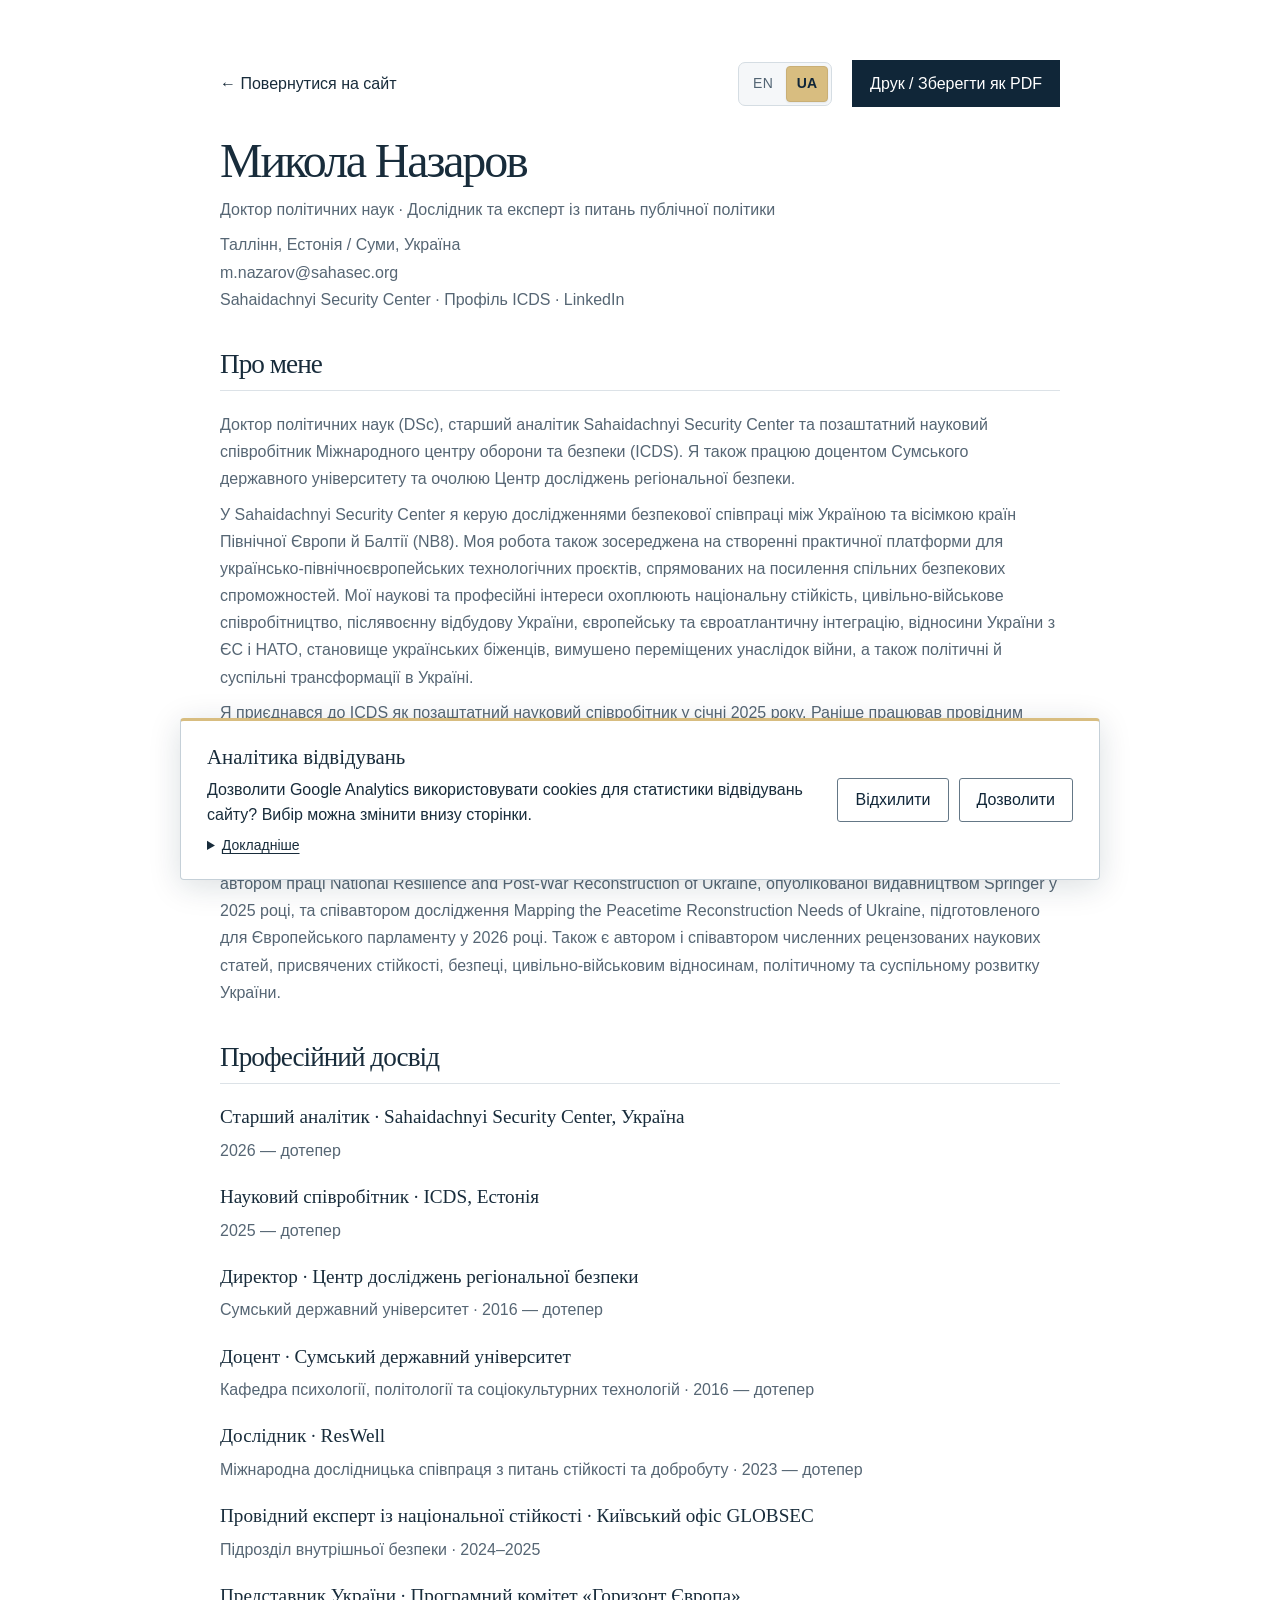
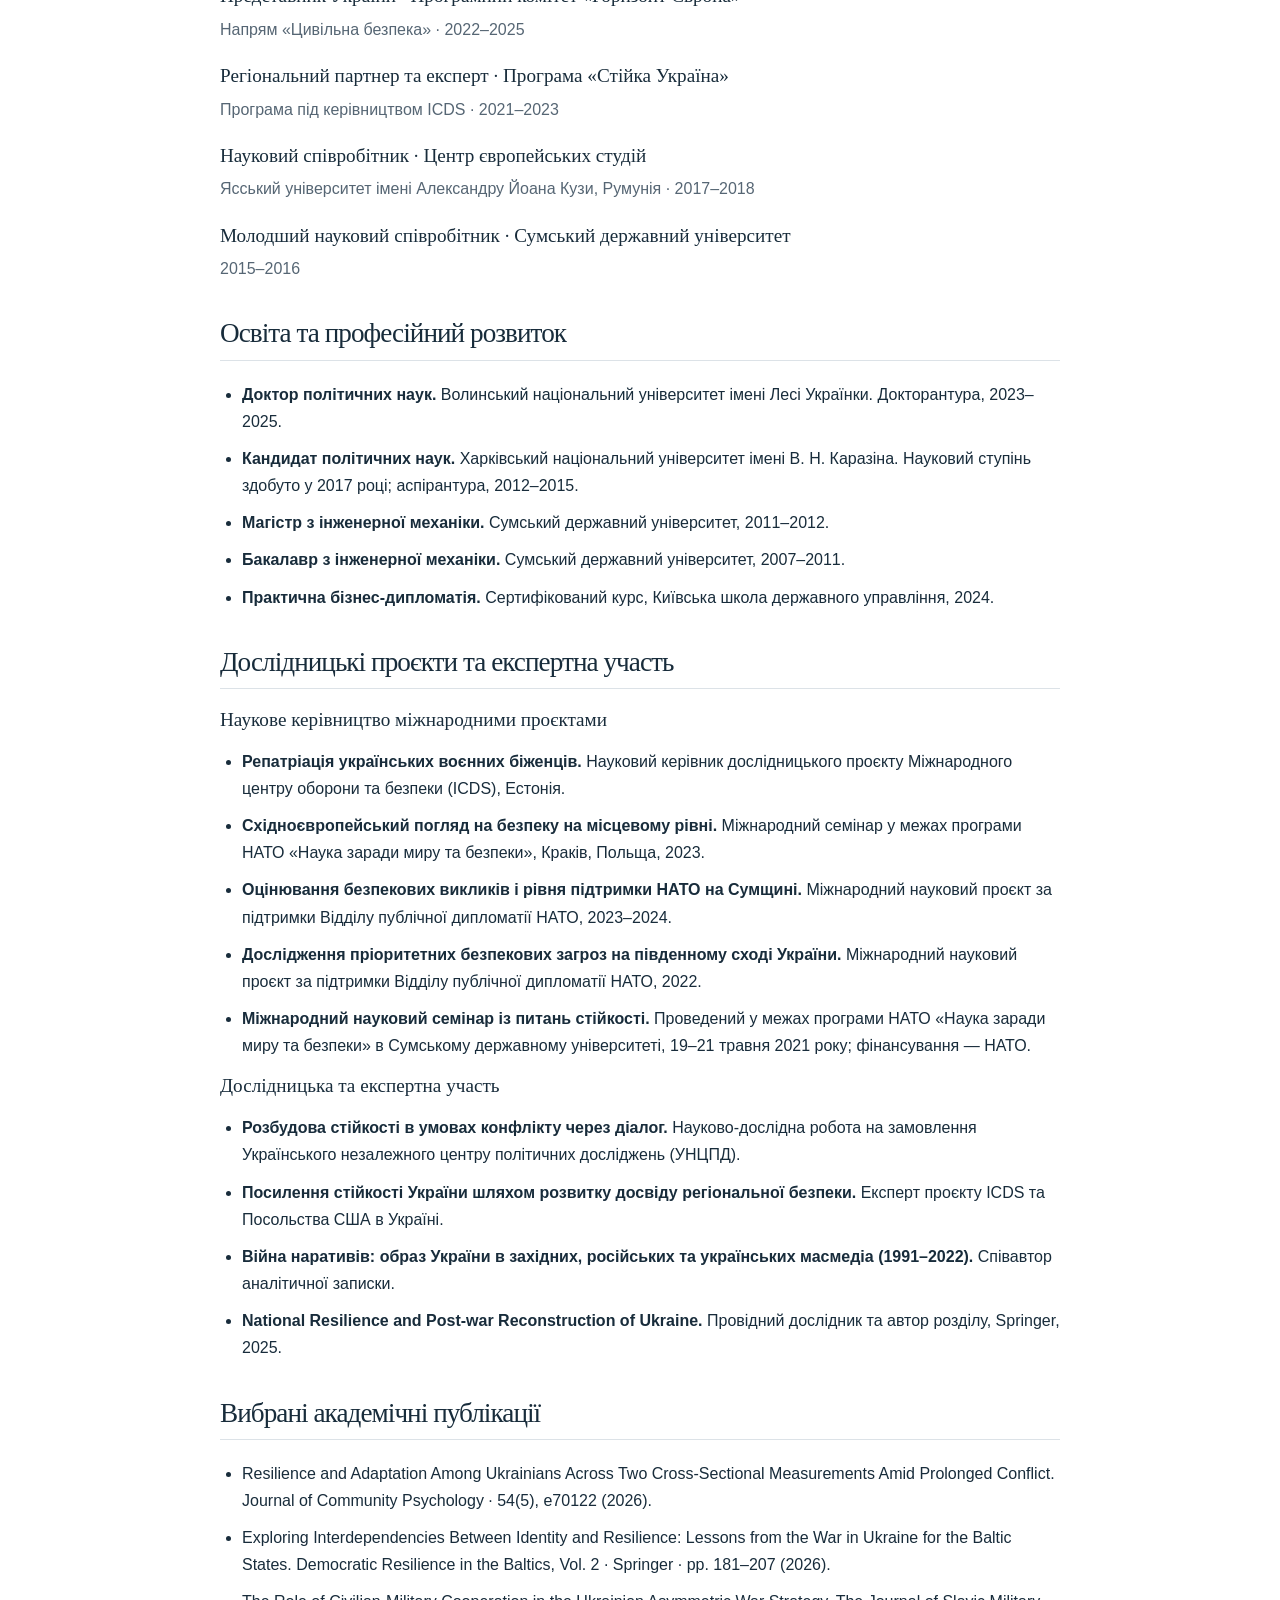
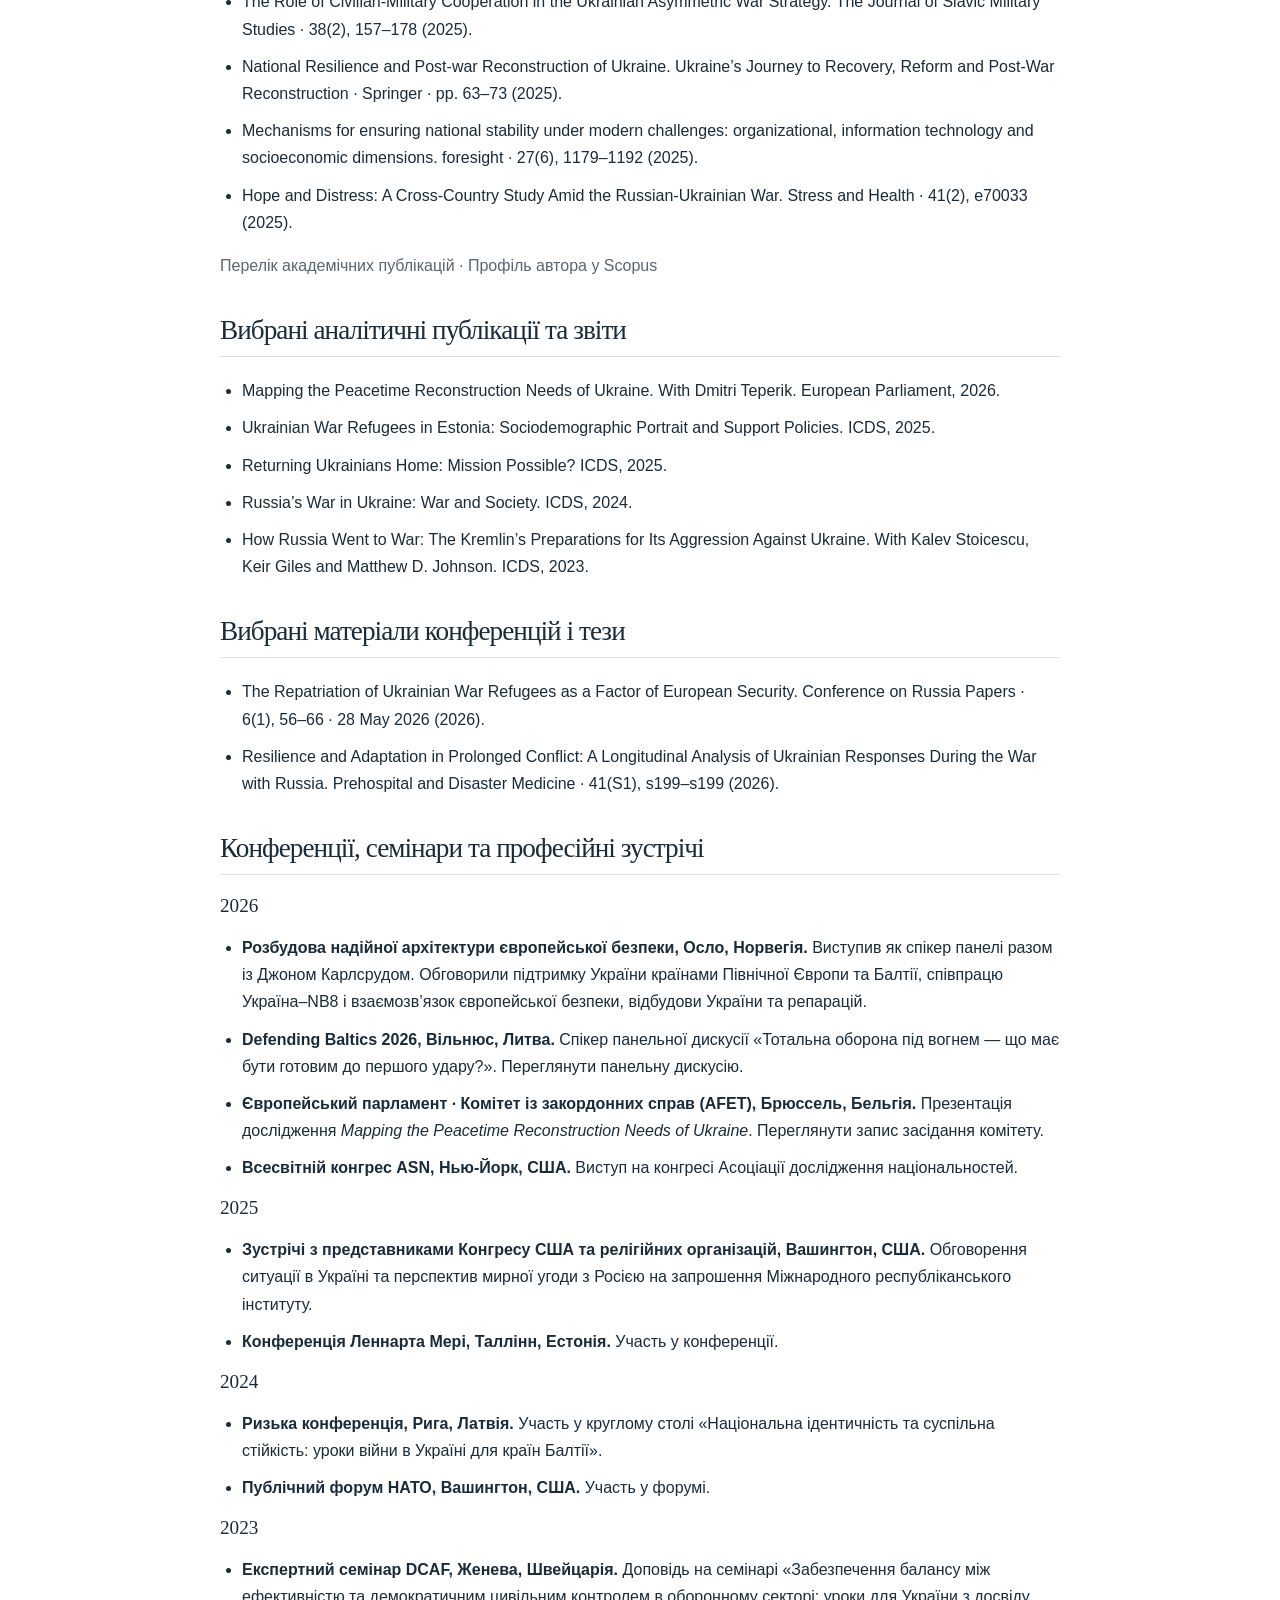
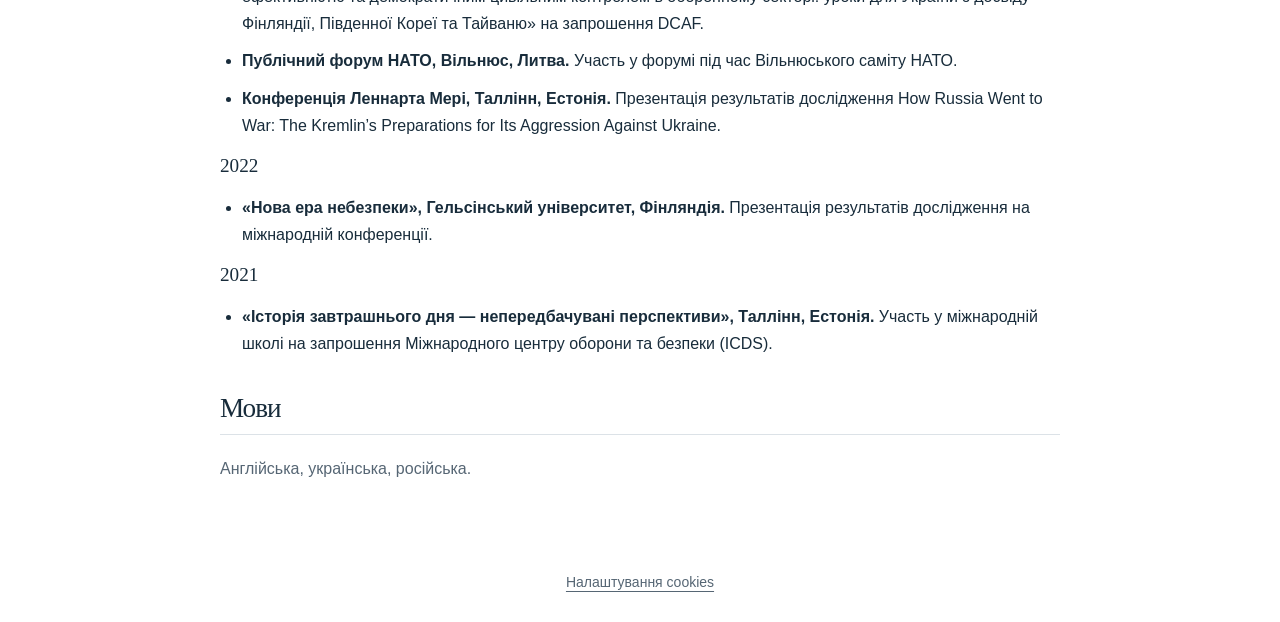
<file: uk/cv.html>
<!doctype html><html lang="uk"><head><meta charset="utf-8"><meta name="viewport" content="width=device-width,initial-scale=1"><title>Професійне резюме | Микола Назаров</title><meta name="description" content="Професійний досвід, освіта, проєкти та вибрані публікації доктора політичних наук Миколи Назарова."><link rel="stylesheet" href="../styles.css?v=120b083842"><link rel="icon" href="/favicon.ico" sizes="16x16 32x32 48x48 64x64 128x128 256x256">
<link rel="icon" type="image/png" href="/favicon.png" sizes="96x96">
<link rel="apple-touch-icon" href="/apple-touch-icon.png" sizes="180x180"><link rel="canonical" href="https://mykola-nazarov.com/uk/cv.html"><link rel="alternate" hreflang="en" href="https://mykola-nazarov.com/cv.html"><link rel="alternate" hreflang="uk" href="https://mykola-nazarov.com/uk/cv.html"><link rel="alternate" hreflang="x-default" href="https://mykola-nazarov.com/cv.html"><meta property="og:url" content="https://mykola-nazarov.com/uk/cv.html"><meta property="og:locale" content="uk_UA"><meta property="og:locale:alternate" content="en_GB"><script defer src="../language.js"></script><link rel="stylesheet" href="/analytics.css?v=b6d5c2df7a">
<script defer src="/analytics.js?v=20261110-contact-email"></script>
</head><body><main class="cv-page"><div class="cv-actions"><a href="index.html">← Повернутися на сайт</a><div class="language-switch" role="group" aria-label="Мова сайту"><a href="../cv.html" lang="en" hreflang="en" aria-label="English" data-language-link>EN</a><span aria-hidden="true">/</span><a href="cv.html" lang="uk" hreflang="uk" aria-label="Українська" aria-current="page">UA</a></div><button onclick="window.print()">Друк / Зберегти як PDF</button></div><h1>Микола Назаров</h1><p>Доктор політичних наук · Дослідник та експерт із питань публічної політики</p><p>Таллінн, Естонія / Суми, Україна<br><a href="mailto:m.nazarov@sahasec.org">m.nazarov@sahasec.org</a><br><a href="https://sahasec.org/uk/team/mykola-nazarov/">Sahaidachnyi Security Center</a> · <a href="https://icds.ee/en/author/mykola-nazarov/">Профіль ICDS</a> · <a href="https://www.linkedin.com/in/mykola-nazarov/">LinkedIn</a></p>
<h2>Про мене</h2>
<p>Доктор політичних наук (DSc), старший аналітик Sahaidachnyi Security Center та позаштатний науковий співробітник Міжнародного центру оборони та безпеки (ICDS). Я також працюю доцентом Сумського державного університету та очолюю Центр досліджень регіональної безпеки.</p>
<p>У Sahaidachnyi Security Center я керую дослідженнями безпекової співпраці між Україною та вісімкою країн Північної Європи й Балтії (NB8). Моя робота також зосереджена на створенні практичної платформи для українсько-північноєвропейських технологічних проєктів, спрямованих на посилення спільних безпекових спроможностей. Мої наукові та професійні інтереси охоплюють національну стійкість, цивільно-військове співробітництво, післявоєнну відбудову України, європейську та євроатлантичну інтеграцію, відносини України з ЄС і НАТО, становище українських біженців, вимушено переміщених унаслідок війни, а також політичні й суспільні трансформації в Україні.</p>
<p>Я приєднався до ICDS як позаштатний науковий співробітник у січні 2025 року. Раніше працював провідним експертом із національної стійкості в підрозділі внутрішньої безпеки Київського офісу GLOBSEC. У 2021–2023 роках долучався як експерт до програми «Стійка Україна», яку реалізовував ICDS за підтримки естонського співробітництва у сфері розвитку.</p>
<p>Мої наукові праці опубліковані, зокрема, у журналах Journal of Community Psychology, Stress and Health, Foresight, Demokratizatsiya, The Journal of Slavic Military Studies та Problems and Perspectives in Management. Я є автором праці National Resilience and Post-War Reconstruction of Ukraine, опублікованої видавництвом Springer у 2025 році, та співавтором дослідження Mapping the Peacetime Reconstruction Needs of Ukraine, підготовленого для Європейського парламенту у 2026 році. Також є автором і співавтором численних рецензованих наукових статей, присвячених стійкості, безпеці, цивільно-військовим відносинам, політичному та суспільному розвитку України.</p>
<h2>Професійний досвід</h2><article><h3>Старший аналітик · Sahaidachnyi Security Center, Україна</h3><p>2026 — дотепер</p></article><article><h3>Науковий співробітник · ICDS, Естонія</h3><p>2025 — дотепер</p></article><article><h3>Директор · Центр досліджень регіональної безпеки</h3><p>Сумський державний університет · 2016 — дотепер</p></article><article><h3>Доцент · Сумський державний університет</h3><p>Кафедра психології, політології та соціокультурних технологій · 2016 — дотепер</p></article><article><h3>Дослідник · ResWell</h3><p>Міжнародна дослідницька співпраця з питань стійкості та добробуту · 2023 — дотепер</p></article><article><h3>Провідний експерт із національної стійкості · Київський офіс GLOBSEC</h3><p>Підрозділ внутрішньої безпеки · 2024–2025</p></article><article><h3>Представник України · Програмний комітет «Горизонт Європа»</h3><p>Напрям «Цивільна безпека» · 2022–2025</p></article><article><h3>Регіональний партнер та експерт · Програма «Стійка Україна»</h3><p>Програма під керівництвом ICDS · 2021–2023</p></article><article><h3>Науковий співробітник · Центр європейських студій</h3><p>Ясський університет імені Александру Йоана Кузи, Румунія · 2017–2018</p></article><article><h3>Молодший науковий співробітник · Сумський державний університет</h3><p>2015–2016</p></article>
<h2>Освіта та професійний розвиток</h2><ul><li><strong>Доктор політичних наук.</strong> Волинський національний університет імені Лесі Українки. Докторантура, 2023–2025.</li><li><strong>Кандидат політичних наук.</strong> Харківський національний університет імені В. Н. Каразіна. Науковий ступінь здобуто у 2017 році; аспірантура, 2012–2015.</li><li><strong>Магістр з інженерної механіки.</strong> Сумський державний університет, 2011–2012.</li><li><strong>Бакалавр з інженерної механіки.</strong> Сумський державний університет, 2007–2011.</li><li><strong>Практична бізнес-дипломатія.</strong> Сертифікований курс, Київська школа державного управління, 2024.</li></ul>
<h2>Дослідницькі проєкти та експертна участь</h2>
<h3>Наукове керівництво міжнародними проєктами</h3>
<ul>
<li><strong>Репатріація українських воєнних біженців.</strong> Науковий керівник дослідницького проєкту Міжнародного центру оборони та безпеки (ICDS), Естонія.</li>
<li><strong>Східноєвропейський погляд на безпеку на місцевому рівні.</strong> Міжнародний семінар у межах програми НАТО «Наука заради миру та безпеки», Краків, Польща, 2023.</li>
<li><strong>Оцінювання безпекових викликів і рівня підтримки НАТО на Сумщині.</strong> Міжнародний науковий проєкт за підтримки Відділу публічної дипломатії НАТО, 2023–2024.</li>
<li><strong>Дослідження пріоритетних безпекових загроз на південному сході України.</strong> Міжнародний науковий проєкт за підтримки Відділу публічної дипломатії НАТО, 2022.</li>
<li><strong>Міжнародний науковий семінар із питань стійкості.</strong> Проведений у межах програми НАТО «Наука заради миру та безпеки» в Сумському державному університеті, 19–21 травня 2021 року; фінансування — НАТО.</li>
</ul>
<h3>Дослідницька та експертна участь</h3>
<ul>
<li><strong>Розбудова стійкості в умовах конфлікту через діалог.</strong> Науково-дослідна робота на замовлення Українського незалежного центру політичних досліджень (УНЦПД).</li>
<li><strong>Посилення стійкості України шляхом розвитку досвіду регіональної безпеки.</strong> Експерт проєкту ICDS та Посольства США в Україні.</li>
<li><strong>Війна наративів: образ України в західних, російських та українських масмедіа (1991–2022).</strong> Співавтор аналітичної записки.</li>
<li><strong><a href="https://link.springer.com/chapter/10.1007/978-3-031-66434-2_5" lang="en">National Resilience and Post-war Reconstruction of Ukraine</a>.</strong> Провідний дослідник та автор розділу, Springer, 2025.</li>
</ul>
<h2>Вибрані академічні публікації</h2><ul lang="en"><li><a href="https://doi.org/10.1002/jcop.70122">Resilience and Adaptation Among Ukrainians Across Two Cross‐Sectional Measurements Amid Prolonged Conflict</a>. Journal of Community Psychology · 54(5), e70122 (2026).</li><li><a href="https://link.springer.com/chapter/10.1007/978-3-032-10146-4_10">Exploring Interdependencies Between Identity and Resilience: Lessons from the War in Ukraine for the Baltic States</a>. Democratic Resilience in the Baltics, Vol. 2 · Springer · pp. 181–207 (2026).</li><li><a href="https://doi.org/10.1080/13518046.2025.2533630">The Role of Civilian-Military Cooperation in the Ukrainian Asymmetric War Strategy</a>. The Journal of Slavic Military Studies · 38(2), 157–178 (2025).</li><li><a href="https://link.springer.com/chapter/10.1007/978-3-031-66434-2_5">National Resilience and Post-war Reconstruction of Ukraine</a>. Ukraine’s Journey to Recovery, Reform and Post-War Reconstruction · Springer · pp. 63–73 (2025).</li><li><a href="https://doi.org/10.1108/FS-03-2025-0052">Mechanisms for ensuring national stability under modern challenges: organizational, information technology and socioeconomic dimensions</a>. foresight · 27(6), 1179–1192 (2025).</li><li><a href="https://doi.org/10.1002/smi.70033">Hope and Distress: A Cross‐Country Study Amid the Russian‐Ukrainian War</a>. Stress and Health · 41(2), e70033 (2025).</li></ul><p><a href="index.html#academic-publications">Перелік академічних публікацій</a> · <a href="https://www.scopus.com/authid/detail.uri?authorId=57215903050">Профіль автора у Scopus</a></p><h2>Вибрані аналітичні публікації та звіти</h2><ul lang="en"><li><a href="https://icds.ee/en/mapping-the-peacetime-reconstruction-needs-of-ukraine/">Mapping the Peacetime Reconstruction Needs of Ukraine</a>. With Dmitri Teperik. European Parliament, 2026.</li><li><a href="https://icds.ee/en/ukrainian-war-refugees-in-estonia-sociodemographic-portrait-and-support-policies/">Ukrainian War Refugees in Estonia: Sociodemographic Portrait and Support Policies</a>. ICDS, 2025.</li><li><a href="https://icds.ee/en/returning-ukrainians-home-mission-possible/">Returning Ukrainians Home: Mission Possible?</a> ICDS, 2025.</li><li><a href="https://icds.ee/en/russias-war-in-ukraine-war-and-society/">Russia’s War in Ukraine: War and Society</a>. ICDS, 2024.</li><li><a href="https://icds.ee/en/how-russia-went-to-war-the-kremlins-preparations-for-its-aggression-against-ukraine/">How Russia Went to War: The Kremlin’s Preparations for Its Aggression Against Ukraine</a>. With Kalev Stoicescu, Keir Giles and Matthew D. Johnson. ICDS, 2023.</li></ul><h2>Вибрані матеріали конференцій і тези</h2><ul lang="en"><li><a href="https://rusconfpub.org/journal/RUSCONF/article/35/info">The Repatriation of Ukrainian War Refugees as a Factor of European Security</a>. Conference on Russia Papers · 6(1), 56–66 · 28 May 2026 (2026).</li><li><a href="https://doi.org/10.1017/s1049023x26106396">Resilience and Adaptation in Prolonged Conflict: A Longitudinal Analysis of Ukrainian Responses During the War with Russia</a>. Prehospital and Disaster Medicine · 41(S1), s199–s199 (2026).</li></ul>
<h2>Конференції, семінари та професійні зустрічі</h2>
<h3>2026</h3>
<ul>
<li><strong>Розбудова надійної архітектури європейської безпеки, Осло, Норвегія.</strong> Виступив як спікер панелі разом із Джоном Карлсрудом. Обговорили підтримку України країнами Північної Європи та Балтії, співпрацю Україна–NB8 і взаємозв’язок європейської безпеки, відбудови України та репарацій.</li>
<li><strong>Defending Baltics 2026, Вільнюс, Литва.</strong> Спікер панельної дискусії «Тотальна оборона під вогнем — що має бути готовим до першого удару?». <a href="https://youtu.be/OSr7ZfuZhS0?t=7414" target="_blank" rel="noopener noreferrer">Переглянути панельну дискусію</a>.</li>
<li><strong>Європейський парламент · Комітет із закордонних справ (AFET), Брюссель, Бельгія.</strong> Презентація дослідження <em lang="en">Mapping the Peacetime Reconstruction Needs of Ukraine</em>. <a href="https://multimedia.europarl.europa.eu/en/webstreaming/committee-on-foreign-affairs-ordinary-meeting_20260624-1635-COMMITTEE-AFET" target="_blank" rel="noopener noreferrer">Переглянути запис засідання комітету</a>.</li>
<li><strong>Всесвітній конгрес ASN, Нью-Йорк, США.</strong> Виступ на конгресі Асоціації дослідження національностей.</li>
</ul>
<h3>2025</h3>
<ul>
<li><strong>Зустрічі з представниками Конгресу США та релігійних організацій, Вашингтон, США.</strong> Обговорення ситуації в Україні та перспектив мирної угоди з Росією на запрошення Міжнародного республіканського інституту.</li>
<li><strong>Конференція Леннарта Мері, Таллінн, Естонія.</strong> Участь у конференції.</li>
</ul>
<h3>2024</h3>
<ul>
<li><strong>Ризька конференція, Рига, Латвія.</strong> Участь у круглому столі «Національна ідентичність та суспільна стійкість: уроки війни в Україні для країн Балтії».</li>
<li><strong>Публічний форум НАТО, Вашингтон, США.</strong> Участь у форумі.</li>
</ul>
<h3>2023</h3>
<ul>
<li><strong>Експертний семінар DCAF, Женева, Швейцарія.</strong> Доповідь на семінарі «Забезпечення балансу між ефективністю та демократичним цивільним контролем в оборонному секторі: уроки для України з досвіду Фінляндії, Південної Кореї та Тайваню» на запрошення DCAF.</li>
<li><strong>Публічний форум НАТО, Вільнюс, Литва.</strong> Участь у форумі під час Вільнюського саміту НАТО.</li>
<li><strong>Конференція Леннарта Мері, Таллінн, Естонія.</strong> Презентація результатів дослідження <a href="https://icds.ee/en/how-russia-went-to-war-the-kremlins-preparations-for-its-aggression-against-ukraine/" lang="en">How Russia Went to War: The Kremlin’s Preparations for Its Aggression Against Ukraine</a>.</li>
</ul>
<h3>2022</h3>
<ul>
<li><strong>«Нова ера небезпеки», Гельсінський університет, Фінляндія.</strong> Презентація результатів дослідження на міжнародній конференції.</li>
</ul>
<h3>2021</h3>
<ul>
<li><strong>«Історія завтрашнього дня — непередбачувані перспективи», Таллінн, Естонія.</strong> Участь у міжнародній школі на запрошення Міжнародного центру оборони та безпеки (ICDS).</li>
</ul>
<h2>Мови</h2><p>Англійська, українська, російська.</p></main></body></html>
</file>
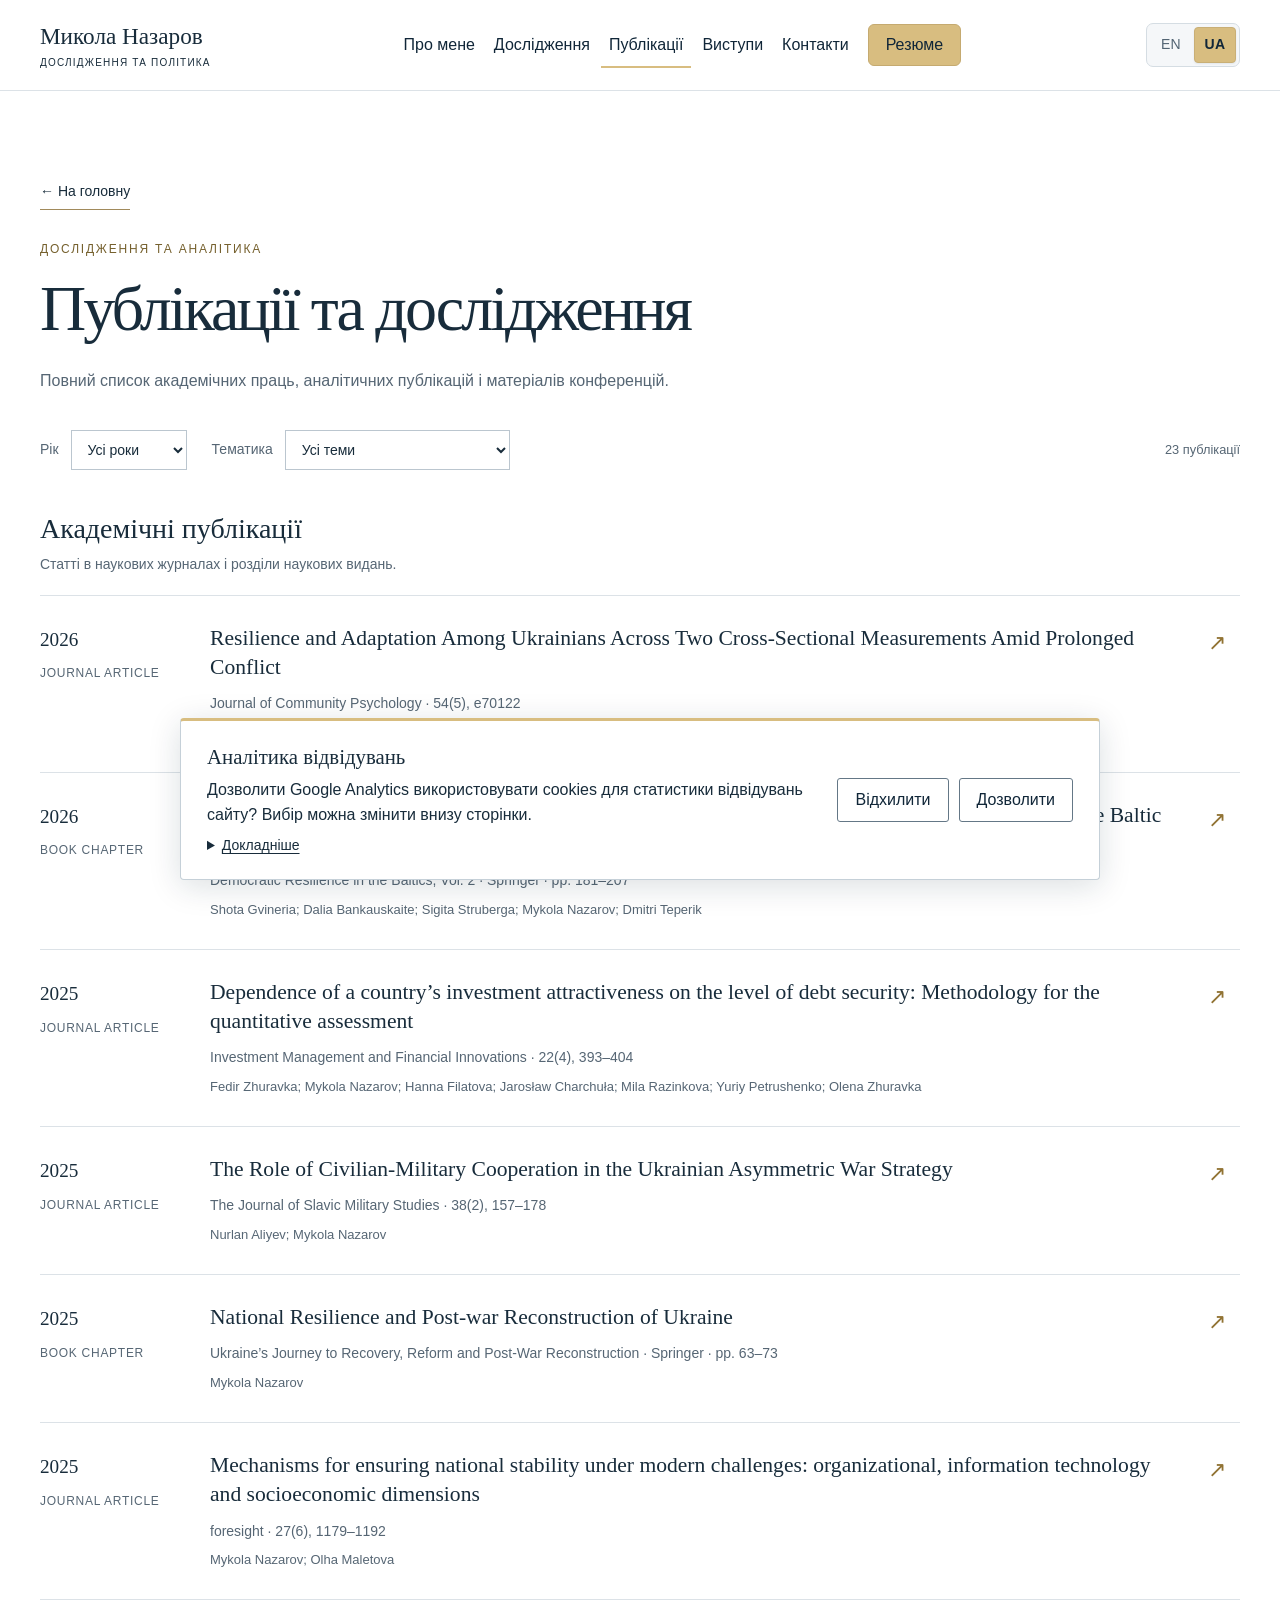
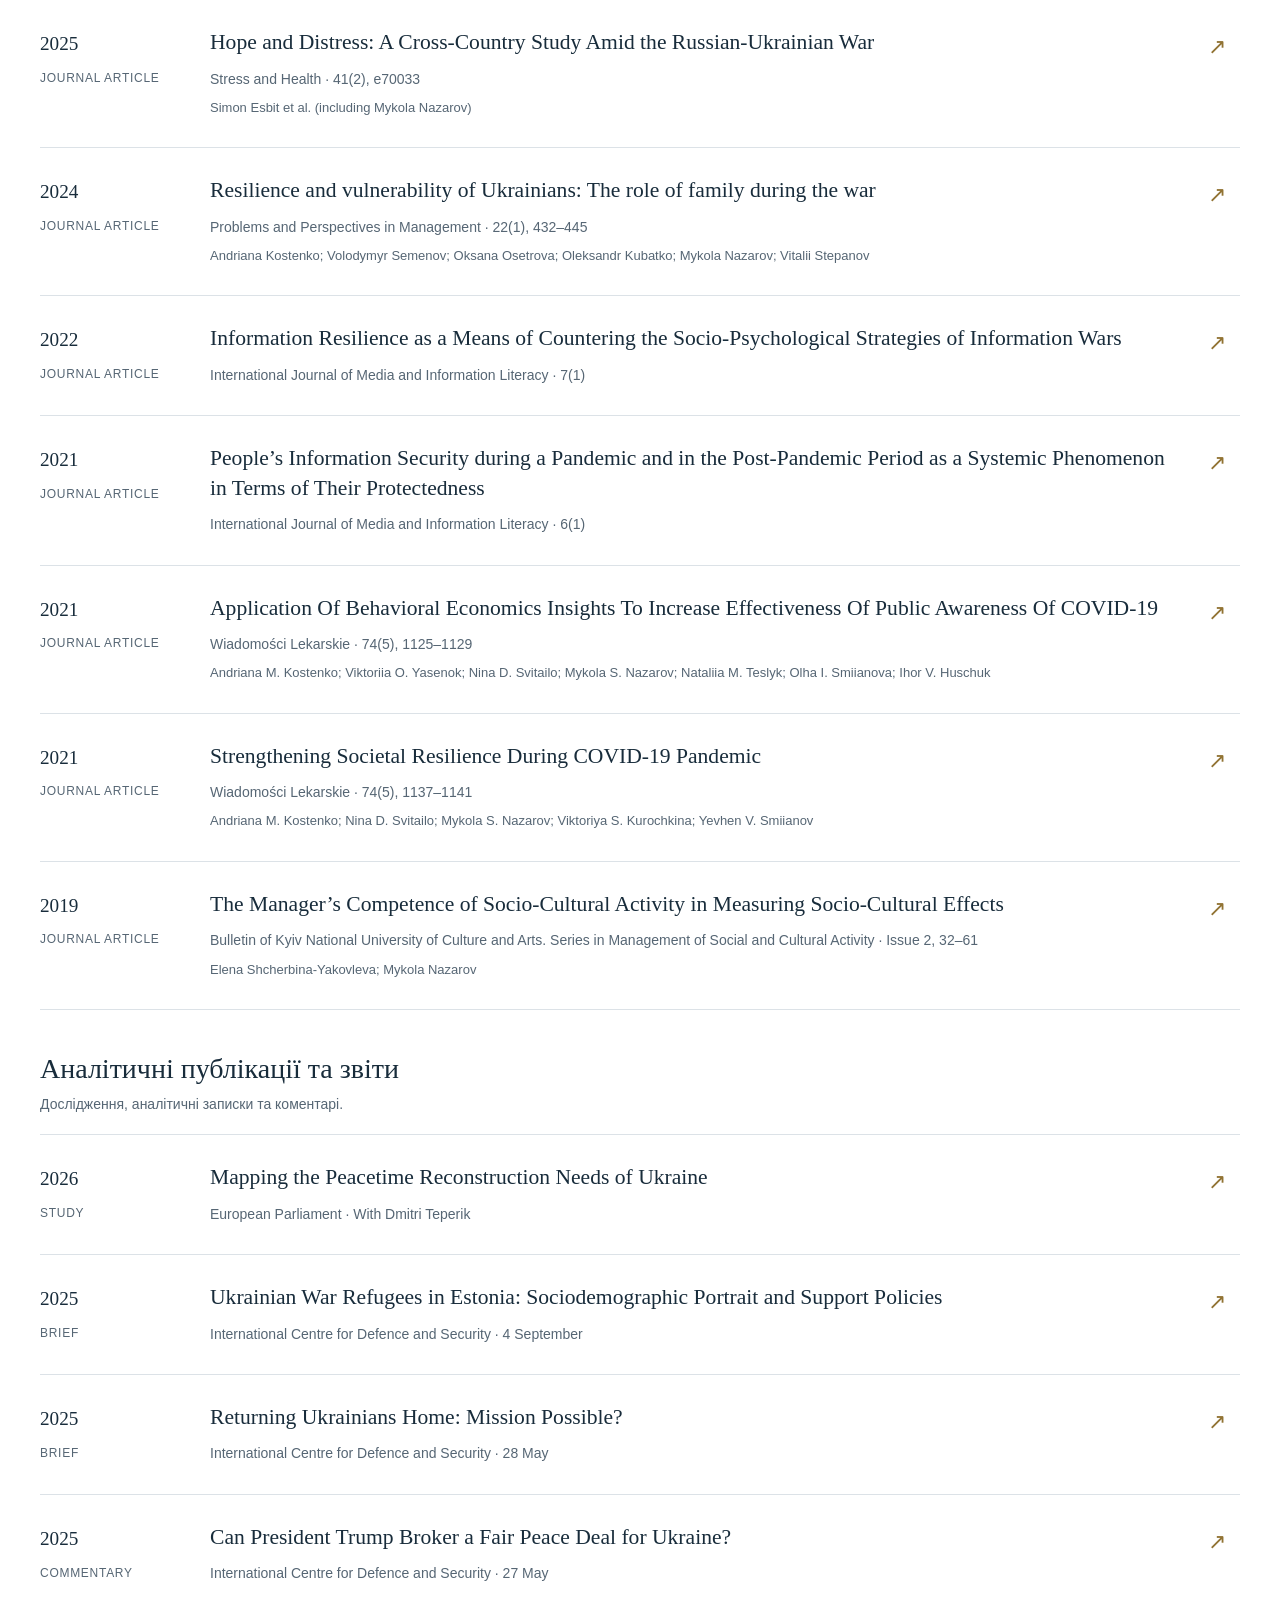
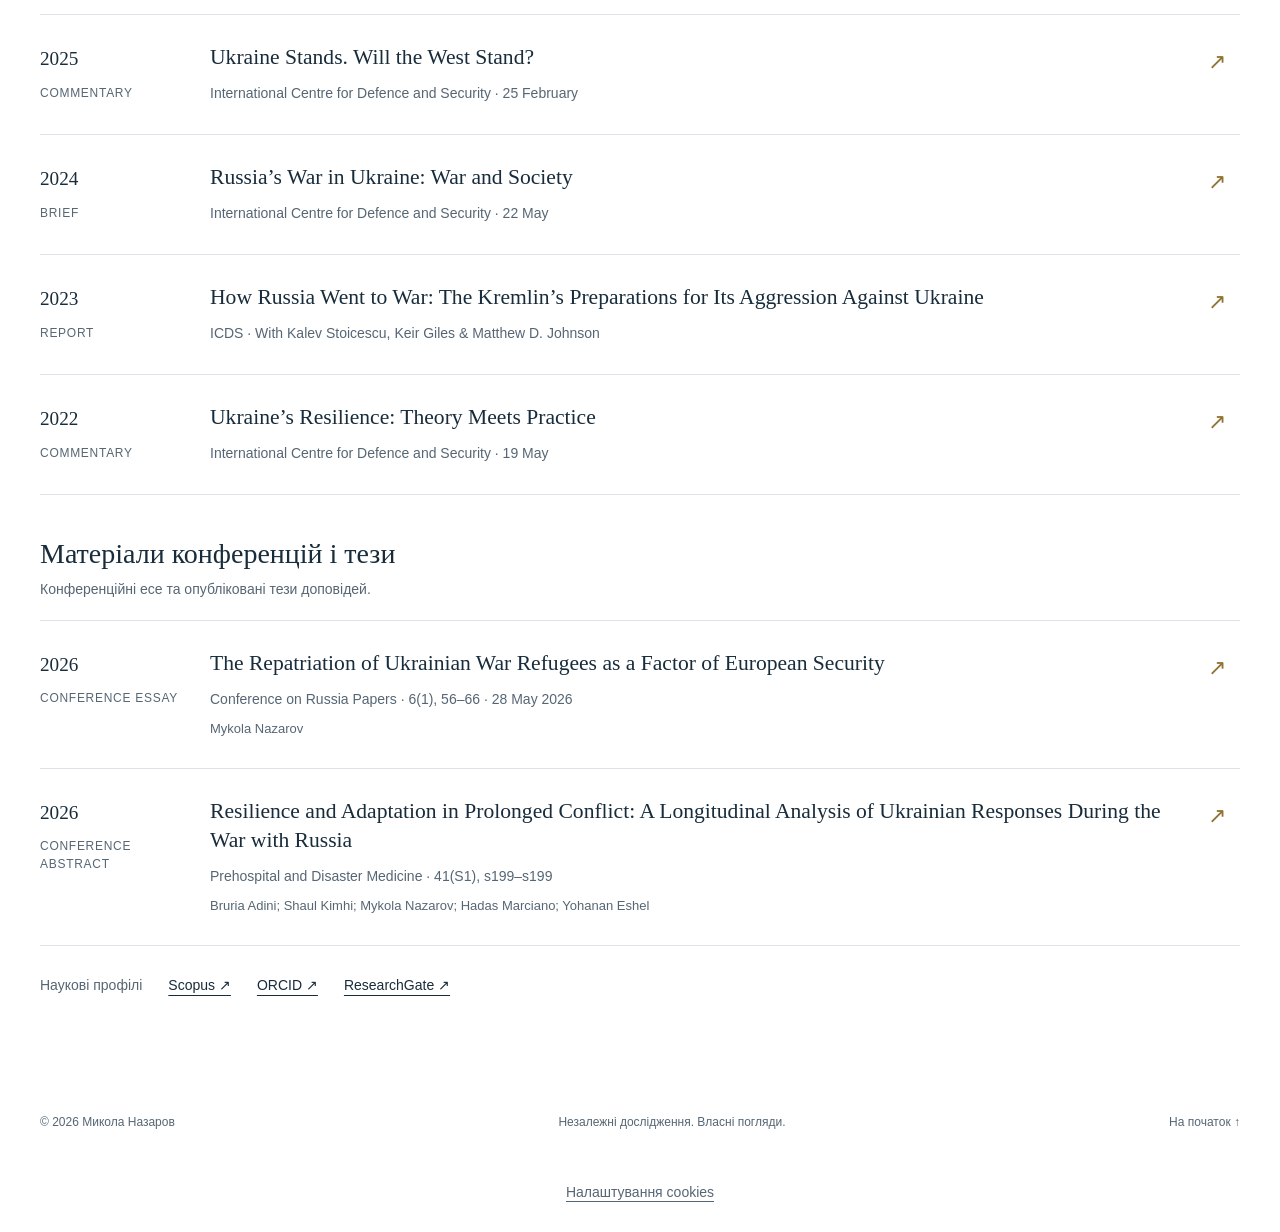
<file: uk/publications.html>
<!doctype html>
<html lang="uk">
<head>
<meta charset="utf-8"><meta name="viewport" content="width=device-width,initial-scale=1">
<title>Публікації | Микола Назаров</title>
<meta name="description" content="Публікації Миколи Назарова: академічні праці, аналітичні дослідження та матеріали конференцій. Фільтри за роком і тематикою.">
<meta name="theme-color" content="#102638"><meta property="og:title" content="Публікації — Микола Назаров"><meta property="og:description" content="Публікації Миколи Назарова: академічні праці, аналітичні дослідження та матеріали конференцій. Фільтри за роком і тематикою."><meta property="og:type" content="website">
<link rel="icon" href="/favicon.ico" sizes="16x16 32x32 48x48 64x64 128x128 256x256">
<link rel="icon" type="image/png" href="/favicon.png" sizes="96x96">
<link rel="apple-touch-icon" href="/apple-touch-icon.png" sizes="180x180">
<link rel="stylesheet" href="../styles.css?v=20261110-publications"><script defer src="../script.js?v=20261110-publications"></script>
<link rel="canonical" href="https://mykola-nazarov.com/uk/publications.html"><link rel="alternate" hreflang="en" href="https://mykola-nazarov.com/publications.html"><link rel="alternate" hreflang="uk" href="https://mykola-nazarov.com/uk/publications.html"><link rel="alternate" hreflang="x-default" href="https://mykola-nazarov.com/publications.html"><meta property="og:url" content="https://mykola-nazarov.com/uk/publications.html"><meta property="og:locale" content="uk_UA"><meta property="og:locale:alternate" content="en_GB"><script defer src="../language.js"></script>
<script type="application/ld+json">
{
  "@context": "https://schema.org",
  "@type": "CollectionPage",
  "@id": "https://mykola-nazarov.com/uk/publications.html#publications",
  "url": "https://mykola-nazarov.com/uk/publications.html",
  "name": "Публікації Миколи Назарова",
  "inLanguage": "uk",
  "about": {
    "@id": "https://mykola-nazarov.com/#person"
  },
  "mainEntity": {
    "@type": "ItemList",
    "numberOfItems": 23,
    "itemListElement": [
      {
        "@type": "ListItem",
        "position": 1,
        "item": {
          "@type": "CreativeWork",
          "name": "Resilience and Adaptation Among Ukrainians Across Two Cross‐Sectional Measurements Amid Prolonged Conflict",
          "url": "https://doi.org/10.1002/jcop.70122"
        }
      },
      {
        "@type": "ListItem",
        "position": 2,
        "item": {
          "@type": "CreativeWork",
          "name": "Exploring Interdependencies Between Identity and Resilience: Lessons from the War in Ukraine for the Baltic States",
          "url": "https://link.springer.com/chapter/10.1007/978-3-032-10146-4_10"
        }
      },
      {
        "@type": "ListItem",
        "position": 3,
        "item": {
          "@type": "CreativeWork",
          "name": "Dependence of a country’s investment attractiveness on the level of debt security: Methodology for the quantitative assessment",
          "url": "https://doi.org/10.21511/imfi.22(4).2025.30"
        }
      },
      {
        "@type": "ListItem",
        "position": 4,
        "item": {
          "@type": "CreativeWork",
          "name": "The Role of Civilian-Military Cooperation in the Ukrainian Asymmetric War Strategy",
          "url": "https://doi.org/10.1080/13518046.2025.2533630"
        }
      },
      {
        "@type": "ListItem",
        "position": 5,
        "item": {
          "@type": "CreativeWork",
          "name": "National Resilience and Post-war Reconstruction of Ukraine",
          "url": "https://link.springer.com/chapter/10.1007/978-3-031-66434-2_5"
        }
      },
      {
        "@type": "ListItem",
        "position": 6,
        "item": {
          "@type": "CreativeWork",
          "name": "Mechanisms for ensuring national stability under modern challenges: organizational, information technology and socioeconomic dimensions",
          "url": "https://doi.org/10.1108/FS-03-2025-0052"
        }
      },
      {
        "@type": "ListItem",
        "position": 7,
        "item": {
          "@type": "CreativeWork",
          "name": "Hope and Distress: A Cross‐Country Study Amid the Russian‐Ukrainian War",
          "url": "https://doi.org/10.1002/smi.70033"
        }
      },
      {
        "@type": "ListItem",
        "position": 8,
        "item": {
          "@type": "CreativeWork",
          "name": "Resilience and vulnerability of Ukrainians: The role of family during the war",
          "url": "https://doi.org/10.21511/ppm.22(1).2024.35"
        }
      },
      {
        "@type": "ListItem",
        "position": 9,
        "item": {
          "@type": "CreativeWork",
          "name": "Information Resilience as a Means of Countering the Socio-Psychological Strategies of Information Wars",
          "url": "https://doi.org/10.13187/ijmil.2022.1.158"
        }
      },
      {
        "@type": "ListItem",
        "position": 10,
        "item": {
          "@type": "CreativeWork",
          "name": "People’s Information Security during a Pandemic and in the Post-Pandemic Period as a Systemic Phenomenon in Terms of Their Protectedness",
          "url": "https://doi.org/10.13187/ijmil.2021.1.193"
        }
      },
      {
        "@type": "ListItem",
        "position": 11,
        "item": {
          "@type": "CreativeWork",
          "name": "Application Of Behavioral Economics Insights To Increase Effectiveness Of Public Awareness Of COVID-19",
          "url": "https://doi.org/10.36740/wlek202105114"
        }
      },
      {
        "@type": "ListItem",
        "position": 12,
        "item": {
          "@type": "CreativeWork",
          "name": "Strengthening Societal Resilience During COVID-19 Pandemic",
          "url": "https://doi.org/10.36740/wlek202105117"
        }
      },
      {
        "@type": "ListItem",
        "position": 13,
        "item": {
          "@type": "CreativeWork",
          "name": "The Manager’s Competence of Socio-Cultural Activity in Measuring Socio-Cultural Effects",
          "url": "https://doi.org/10.31866/2616-7573.2.2019.190620"
        }
      },
      {
        "@type": "ListItem",
        "position": 14,
        "item": {
          "@type": "CreativeWork",
          "name": "Mapping the Peacetime Reconstruction Needs of Ukraine",
          "url": "https://icds.ee/en/mapping-the-peacetime-reconstruction-needs-of-ukraine/"
        }
      },
      {
        "@type": "ListItem",
        "position": 15,
        "item": {
          "@type": "CreativeWork",
          "name": "Ukrainian War Refugees in Estonia: Sociodemographic Portrait and Support Policies",
          "url": "https://icds.ee/en/ukrainian-war-refugees-in-estonia-sociodemographic-portrait-and-support-policies/"
        }
      },
      {
        "@type": "ListItem",
        "position": 16,
        "item": {
          "@type": "CreativeWork",
          "name": "Returning Ukrainians Home: Mission Possible?",
          "url": "https://icds.ee/en/returning-ukrainians-home-mission-possible/"
        }
      },
      {
        "@type": "ListItem",
        "position": 17,
        "item": {
          "@type": "CreativeWork",
          "name": "Can President Trump Broker a Fair Peace Deal for Ukraine?",
          "url": "https://icds.ee/en/can-president-trump-broker-a-fair-peace-deal-for-ukraine/"
        }
      },
      {
        "@type": "ListItem",
        "position": 18,
        "item": {
          "@type": "CreativeWork",
          "name": "Ukraine Stands. Will the West Stand?",
          "url": "https://icds.ee/en/ukraine-stands-will-the-west-stand/"
        }
      },
      {
        "@type": "ListItem",
        "position": 19,
        "item": {
          "@type": "CreativeWork",
          "name": "Russia’s War in Ukraine: War and Society",
          "url": "https://icds.ee/en/russias-war-in-ukraine-war-and-society/"
        }
      },
      {
        "@type": "ListItem",
        "position": 20,
        "item": {
          "@type": "CreativeWork",
          "name": "How Russia Went to War: The Kremlin’s Preparations for Its Aggression Against Ukraine",
          "url": "https://icds.ee/en/how-russia-went-to-war-the-kremlins-preparations-for-its-aggression-against-ukraine/"
        }
      },
      {
        "@type": "ListItem",
        "position": 21,
        "item": {
          "@type": "CreativeWork",
          "name": "Ukraine’s Resilience: Theory Meets Practice",
          "url": "https://icds.ee/en/ukraines-resilience-theory-meets-practice/"
        }
      },
      {
        "@type": "ListItem",
        "position": 22,
        "item": {
          "@type": "CreativeWork",
          "name": "The Repatriation of Ukrainian War Refugees as a Factor of European Security",
          "url": "https://rusconfpub.org/journal/RUSCONF/article/35/info"
        }
      },
      {
        "@type": "ListItem",
        "position": 23,
        "item": {
          "@type": "CreativeWork",
          "name": "Resilience and Adaptation in Prolonged Conflict: A Longitudinal Analysis of Ukrainian Responses During the War with Russia",
          "url": "https://doi.org/10.1017/s1049023x26106396"
        }
      }
    ]
  }
}
</script>
<link rel="stylesheet" href="/analytics.css?v=b6d5c2df7a">
<script defer src="/analytics.js?v=20261110-contact-email"></script>
</head>
<body id="top">
<a class="skip" href="#main">Перейти до вмісту</a>
<header class="site-header"><div class="header-inner"><a href="/uk/#top" class="wordmark" aria-label="Микола Назаров, головна сторінка">Микола Назаров<span>ДОСЛІДЖЕННЯ ТА ПОЛІТИКА</span></a><div class="header-tools"><div class="language-switch" role="group" aria-label="Мова сайту"><a href="../publications.html" lang="en" hreflang="en" aria-label="English" data-language-link>EN</a><span aria-hidden="true">/</span><a href="publications.html" lang="uk" hreflang="uk" aria-label="Українська" aria-current="page">UA</a></div><button class="menu-toggle" aria-expanded="false" aria-controls="navigation">Меню <span aria-hidden="true">☰</span></button></div><nav id="navigation" aria-label="Головна навігація"><a href="/uk/#about">Про мене</a><a href="/uk/#research">Дослідження</a><a href="publications.html" aria-current="page">Публікації</a><a href="/uk/#speaking">Виступи</a><a href="/uk/#contact">Контакти</a><a class="nav-cv" href="cv.html">Резюме</a></nav></div></header>
<main id="main">
<section class="section publications-page" id="publications"><div class="publication-page-heading"><a class="text-link" href="./#publications">← На головну</a><p class="eyebrow dark">ДОСЛІДЖЕННЯ ТА АНАЛІТИКА</p><h1>Публікації та дослідження</h1><p>Повний список академічних праць, аналітичних публікацій і матеріалів конференцій.</p></div>
<div class="filters" hidden><label>Рік <select id="year-filter"><option value="all">Усі роки</option><option>2026</option><option>2025</option><option>2024</option><option>2023</option><option>2022</option><option>2021</option><option>2020</option><option>2019</option></select></label><label>Тематика <select id="topic-filter"><option value="all">Усі теми</option><option value="resilience">Стійкість і суспільство</option><option value="recovery">Відновлення та міграція</option><option value="security">Безпека та дипломатія</option><option value="governance">Врядування та інституції</option></select></label><p id="result-count" role="status" aria-live="polite"></p></div>
<section class="publication-group" id="academic-publications" aria-labelledby="academic-publications-title"><div class="publication-group-heading"><h3 id="academic-publications-title">Академічні публікації</h3><p>Статті в наукових журналах і розділи наукових видань.</p></div><div class="publication-list">
<article lang="en" class="publication" data-year="2026" data-topic="resilience"><div class="pub-meta">2026<span>JOURNAL ARTICLE</span></div><div><h4><a href="https://doi.org/10.1002/jcop.70122" target="_blank" rel="noopener noreferrer">Resilience and Adaptation Among Ukrainians Across Two Cross‐Sectional Measurements Amid Prolonged Conflict</a></h4><p>Journal of Community Psychology · 54(5), e70122</p><p class="pub-authors">Shaul Kimhi; Mykola Nazarov; Hadas Marciano; Yohanan Eshel; Bruria Adini</p></div><span class="pub-arrow" aria-hidden="true">↗</span></article>
<article lang="en" class="publication" data-year="2026" data-topic="resilience"><div class="pub-meta">2026<span>BOOK CHAPTER</span></div><div><h4><a href="https://link.springer.com/chapter/10.1007/978-3-032-10146-4_10" target="_blank" rel="noopener noreferrer">Exploring Interdependencies Between Identity and Resilience: Lessons from the War in Ukraine for the Baltic States</a></h4><p>Democratic Resilience in the Baltics, Vol. 2 · Springer · pp. 181–207</p><p class="pub-authors">Shota Gvineria; Dalia Bankauskaite; Sigita Struberga; Mykola Nazarov; Dmitri Teperik</p></div><span class="pub-arrow" aria-hidden="true">↗</span></article>
<article lang="en" class="publication" data-year="2025" data-topic="governance"><div class="pub-meta">2025<span>JOURNAL ARTICLE</span></div><div><h4><a href="https://doi.org/10.21511/imfi.22(4).2025.30" target="_blank" rel="noopener noreferrer">Dependence of a country’s investment attractiveness on the level of debt security: Methodology for the quantitative assessment</a></h4><p>Investment Management and Financial Innovations · 22(4), 393–404</p><p class="pub-authors">Fedir Zhuravka; Mykola Nazarov; Hanna Filatova; Jarosław Charchuła; Mila Razinkova; Yuriy Petrushenko; Olena Zhuravka</p></div><span class="pub-arrow" aria-hidden="true">↗</span></article>
<article lang="en" class="publication" data-year="2025" data-topic="security"><div class="pub-meta">2025<span>JOURNAL ARTICLE</span></div><div><h4><a href="https://doi.org/10.1080/13518046.2025.2533630" target="_blank" rel="noopener noreferrer">The Role of Civilian-Military Cooperation in the Ukrainian Asymmetric War Strategy</a></h4><p>The Journal of Slavic Military Studies · 38(2), 157–178</p><p class="pub-authors">Nurlan Aliyev; Mykola Nazarov</p></div><span class="pub-arrow" aria-hidden="true">↗</span></article>
<article lang="en" class="publication" data-year="2025" data-topic="recovery"><div class="pub-meta">2025<span>BOOK CHAPTER</span></div><div><h4><a href="https://link.springer.com/chapter/10.1007/978-3-031-66434-2_5" target="_blank" rel="noopener noreferrer">National Resilience and Post-war Reconstruction of Ukraine</a></h4><p>Ukraine’s Journey to Recovery, Reform and Post-War Reconstruction · Springer · pp. 63–73</p><p class="pub-authors">Mykola Nazarov</p></div><span class="pub-arrow" aria-hidden="true">↗</span></article>
<article lang="en" class="publication" data-year="2025" data-topic="security"><div class="pub-meta">2025<span>JOURNAL ARTICLE</span></div><div><h4><a href="https://doi.org/10.1108/FS-03-2025-0052" target="_blank" rel="noopener noreferrer">Mechanisms for ensuring national stability under modern challenges: organizational, information technology and socioeconomic dimensions</a></h4><p>foresight · 27(6), 1179–1192</p><p class="pub-authors">Mykola Nazarov; Olha Maletova</p></div><span class="pub-arrow" aria-hidden="true">↗</span></article>
<article lang="en" class="publication" data-year="2025" data-topic="resilience"><div class="pub-meta">2025<span>JOURNAL ARTICLE</span></div><div><h4><a href="https://doi.org/10.1002/smi.70033" target="_blank" rel="noopener noreferrer">Hope and Distress: A Cross‐Country Study Amid the Russian‐Ukrainian War</a></h4><p>Stress and Health · 41(2), e70033</p><p class="pub-authors">Simon Esbit et al. (including Mykola Nazarov)</p></div><span class="pub-arrow" aria-hidden="true">↗</span></article>
<article lang="en" class="publication" data-year="2024" data-topic="resilience"><div class="pub-meta">2024<span>JOURNAL ARTICLE</span></div><div><h4><a href="https://doi.org/10.21511/ppm.22(1).2024.35" target="_blank" rel="noopener noreferrer">Resilience and vulnerability of Ukrainians: The role of family during the war</a></h4><p>Problems and Perspectives in Management · 22(1), 432–445</p><p class="pub-authors">Andriana Kostenko; Volodymyr Semenov; Oksana Osetrova; Oleksandr Kubatko; Mykola Nazarov; Vitalii Stepanov</p></div><span class="pub-arrow" aria-hidden="true">↗</span></article>


<article lang="en" class="publication" data-year="2022" data-topic="security"><div class="pub-meta">2022<span>JOURNAL ARTICLE</span></div><div><h4><a href="https://doi.org/10.13187/ijmil.2022.1.158" target="_blank" rel="noopener noreferrer">Information Resilience as a Means of Countering the Socio-Psychological Strategies of Information Wars</a></h4><p>International Journal of Media and Information Literacy · 7(1)</p></div><span class="pub-arrow" aria-hidden="true">↗</span></article>


<article lang="en" class="publication" data-year="2021" data-topic="security"><div class="pub-meta">2021<span>JOURNAL ARTICLE</span></div><div><h4><a href="https://doi.org/10.13187/ijmil.2021.1.193" target="_blank" rel="noopener noreferrer">People’s Information Security during a Pandemic and in the Post-Pandemic Period as a Systemic Phenomenon in Terms of Their Protectedness</a></h4><p>International Journal of Media and Information Literacy · 6(1)</p></div><span class="pub-arrow" aria-hidden="true">↗</span></article>
<article lang="en" class="publication" data-year="2021" data-topic="resilience"><div class="pub-meta">2021<span>JOURNAL ARTICLE</span></div><div><h4><a href="https://doi.org/10.36740/wlek202105114" target="_blank" rel="noopener noreferrer">Application Of Behavioral Economics Insights To Increase Effectiveness Of Public Awareness Of COVID-19</a></h4><p>Wiadomości Lekarskie · 74(5), 1125–1129</p><p class="pub-authors">Andriana M. Kostenko; Viktoriia O. Yasenok; Nina D. Svitailo; Mykola S. Nazarov; Nataliia М. Teslyk; Olha I. Smiianova; Ihor V. Huschuk</p></div><span class="pub-arrow" aria-hidden="true">↗</span></article>
<article lang="en" class="publication" data-year="2021" data-topic="resilience"><div class="pub-meta">2021<span>JOURNAL ARTICLE</span></div><div><h4><a href="https://doi.org/10.36740/wlek202105117" target="_blank" rel="noopener noreferrer">Strengthening Societal Resilience During COVID-19 Pandemic</a></h4><p>Wiadomości Lekarskie · 74(5), 1137–1141</p><p class="pub-authors">Andriana M. Kostenko; Nina D. Svitailo; Mykola S. Nazarov; Viktoriya S. Kurochkina; Yevhen V. Smiianov</p></div><span class="pub-arrow" aria-hidden="true">↗</span></article>




<article lang="en" class="publication" data-year="2019" data-topic="governance"><div class="pub-meta">2019<span>JOURNAL ARTICLE</span></div><div><h4><a href="https://doi.org/10.31866/2616-7573.2.2019.190620" target="_blank" rel="noopener noreferrer">The Manager’s Competence of Socio-Cultural Activity in Measuring Socio-Cultural Effects</a></h4><p>Bulletin of Kyiv National University of Culture and Arts. Series in Management of Social and Cultural Activity · Issue 2, 32–61</p><p class="pub-authors">Elena Shcherbina-Yakovleva; Mykola Nazarov</p></div><span class="pub-arrow" aria-hidden="true">↗</span></article></div></section><section class="publication-group" id="policy-publications" aria-labelledby="policy-publications-title"><div class="publication-group-heading"><h3 id="policy-publications-title">Аналітичні публікації та звіти</h3><p>Дослідження, аналітичні записки та коментарі.</p></div><div class="publication-list">
<article lang="en" class="publication" data-year="2026" data-topic="recovery"><div class="pub-meta">2026<span>STUDY</span></div><div><h4><a href="https://icds.ee/en/mapping-the-peacetime-reconstruction-needs-of-ukraine/" target="_blank" rel="noopener noreferrer">Mapping the Peacetime Reconstruction Needs of Ukraine</a></h4><p>European Parliament · With Dmitri Teperik</p></div><span class="pub-arrow" aria-hidden="true">↗</span></article>
<article lang="en" class="publication" data-year="2025" data-topic="recovery"><div class="pub-meta">2025<span>BRIEF</span></div><div><h4><a href="https://icds.ee/en/ukrainian-war-refugees-in-estonia-sociodemographic-portrait-and-support-policies/" target="_blank" rel="noopener noreferrer">Ukrainian War Refugees in Estonia: Sociodemographic Portrait and Support Policies</a></h4><p>International Centre for Defence and Security · 4 September</p></div><span class="pub-arrow" aria-hidden="true">↗</span></article>
<article lang="en" class="publication" data-year="2025" data-topic="recovery"><div class="pub-meta">2025<span>BRIEF</span></div><div><h4><a href="https://icds.ee/en/returning-ukrainians-home-mission-possible/" target="_blank" rel="noopener noreferrer">Returning Ukrainians Home: Mission Possible?</a></h4><p>International Centre for Defence and Security · 28 May</p></div><span class="pub-arrow" aria-hidden="true">↗</span></article>
<article lang="en" class="publication" data-year="2025" data-topic="security"><div class="pub-meta">2025<span>COMMENTARY</span></div><div><h4><a href="https://icds.ee/en/can-president-trump-broker-a-fair-peace-deal-for-ukraine/" target="_blank" rel="noopener noreferrer">Can President Trump Broker a Fair Peace Deal for Ukraine?</a></h4><p>International Centre for Defence and Security · 27 May</p></div><span class="pub-arrow" aria-hidden="true">↗</span></article>
<article lang="en" class="publication" data-year="2025" data-topic="security"><div class="pub-meta">2025<span>COMMENTARY</span></div><div><h4><a href="https://icds.ee/en/ukraine-stands-will-the-west-stand/" target="_blank" rel="noopener noreferrer">Ukraine Stands. Will the West Stand?</a></h4><p>International Centre for Defence and Security · 25 February</p></div><span class="pub-arrow" aria-hidden="true">↗</span></article>
<article lang="en" class="publication" data-year="2024" data-topic="resilience"><div class="pub-meta">2024<span>BRIEF</span></div><div><h4><a href="https://icds.ee/en/russias-war-in-ukraine-war-and-society/" target="_blank" rel="noopener noreferrer">Russia’s War in Ukraine: War and Society</a></h4><p>International Centre for Defence and Security · 22 May</p></div><span class="pub-arrow" aria-hidden="true">↗</span></article>
<article lang="en" class="publication" data-year="2023" data-topic="security"><div class="pub-meta">2023<span>REPORT</span></div><div><h4><a href="https://icds.ee/en/how-russia-went-to-war-the-kremlins-preparations-for-its-aggression-against-ukraine/" target="_blank" rel="noopener noreferrer">How Russia Went to War: The Kremlin’s Preparations for Its Aggression Against Ukraine</a></h4><p>ICDS · With Kalev Stoicescu, Keir Giles & Matthew D. Johnson</p></div><span class="pub-arrow" aria-hidden="true">↗</span></article>
<article lang="en" class="publication" data-year="2022" data-topic="resilience"><div class="pub-meta">2022<span>COMMENTARY</span></div><div><h4><a href="https://icds.ee/en/ukraines-resilience-theory-meets-practice/" target="_blank" rel="noopener noreferrer">Ukraine’s Resilience: Theory Meets Practice</a></h4><p>International Centre for Defence and Security · 19 May</p></div><span class="pub-arrow" aria-hidden="true">↗</span></article></div></section><section class="publication-group" id="conference-publications" aria-labelledby="conference-publications-title"><div class="publication-group-heading"><h3 id="conference-publications-title">Матеріали конференцій і тези</h3><p>Конференційні есе та опубліковані тези доповідей.</p></div><div class="publication-list">
<article lang="en" class="publication" data-year="2026" data-topic="recovery"><div class="pub-meta">2026<span>CONFERENCE ESSAY</span></div><div><h4><a href="https://rusconfpub.org/journal/RUSCONF/article/35/info" target="_blank" rel="noopener noreferrer">The Repatriation of Ukrainian War Refugees as a Factor of European Security</a></h4><p>Conference on Russia Papers · 6(1), 56–66 · 28 May 2026</p><p class="pub-authors">Mykola Nazarov</p></div><span class="pub-arrow" aria-hidden="true">↗</span></article>
<article lang="en" class="publication" data-year="2026" data-topic="resilience"><div class="pub-meta">2026<span>CONFERENCE ABSTRACT</span></div><div><h4><a href="https://doi.org/10.1017/s1049023x26106396" target="_blank" rel="noopener noreferrer">Resilience and Adaptation in Prolonged Conflict: A Longitudinal Analysis of Ukrainian Responses During the War with Russia</a></h4><p>Prehospital and Disaster Medicine · 41(S1), s199–s199</p><p class="pub-authors">Bruria Adini; Shaul Kimhi; Mykola Nazarov; Hadas Marciano; Yohanan Eshel</p></div><span class="pub-arrow" aria-hidden="true">↗</span></article></div></section><p class="empty-state" hidden>За вибраними фільтрами публікацій не знайдено. <button id="reset-filters">Показати всі публікації</button></p><div class="research-profiles"><span>Наукові профілі</span><a href="https://www.scopus.com/authid/detail.uri?authorId=57215903050" target="_blank" rel="noopener noreferrer">Scopus ↗</a><a href="https://orcid.org/0000-0002-4504-7908" target="_blank" rel="noopener noreferrer">ORCID ↗</a><a href="https://www.researchgate.net/profile/Mykola-Nazarov" target="_blank" rel="noopener noreferrer">ResearchGate ↗</a></div></section>
</main><footer><span>© <span id="copyright-year">2026</span> Микола Назаров</span><span>Незалежні дослідження. Власні погляди.</span><a href="#top">На початок ↑</a></footer>
</body></html>
</file>
<file: styles.css>
:root{--navy:#102638;--navy-light:#19364b;--gold:#d8bd80;--ink:#182c3b;--muted:#566674;--line:#dce2e7;--paper:#f4f6f8}*{box-sizing:border-box}html{scroll-behavior:smooth;scroll-padding-top:100px}body{margin:0;color:var(--ink);background:#fff;font-family:Arial,Helvetica,sans-serif;font-size:16px;line-height:1.7}h1,h2,h3,h4,p,figure{margin:0}h1,h2,h3,h4{font-family:Georgia,'Times New Roman',serif;font-weight:400;line-height:1.18}h2{font-size:clamp(2rem,3.1vw,2.9rem);letter-spacing:-.035em}h3{font-size:1.6rem}a{color:inherit;text-decoration:none}a:hover{color:#906c2c}a:focus-visible,button:focus-visible,select:focus-visible{outline:3px solid #b58433;outline-offset:5px}button,select{font:inherit}button{cursor:pointer}img{display:block;max-width:100%}[hidden]{display:none!important}.skip{position:fixed;left:12px;top:-100px;z-index:100;background:white;padding:10px 18px}.skip:focus{top:10px}.site-header{background:#fff;position:sticky;top:0;z-index:20;border-bottom:1px solid var(--line)}.header-inner{max-width:1280px;margin:auto;padding:22px 40px;display:flex;align-items:center;justify-content:space-between;gap:32px}.wordmark{font-family:Georgia,serif;font-size:1.45rem;line-height:1.25;white-space:nowrap}.wordmark span{display:block;font:10px Arial,sans-serif;letter-spacing:.21em;margin-top:6px}nav{display:flex;align-items:center;gap:28px;font-size:.875rem}nav a{padding:8px 0}.nav-cv{border-left:1px solid var(--line);padding-left:27px}.menu-toggle{display:none}.hero{background:var(--navy);color:white}.hero-inner{max-width:1280px;margin:auto;display:grid;grid-template-columns:1.15fr .85fr;min-height:670px}.hero-copy{padding:76px 40px 54px}.eyebrow{font:12px/1.6 Arial,sans-serif;letter-spacing:.15em;color:var(--gold);margin-bottom:24px}.eyebrow.dark{color:#75602d}h1{font-size:clamp(3.8rem,6vw,5.4rem);line-height:1.02;letter-spacing:-.045em}.degree{display:block;font:14px/1.5 Arial,sans-serif;letter-spacing:.05em;color:#b8c8d4;margin-top:18px}.hero-lead{font-family:Georgia,serif;font-size:1.7rem;line-height:1.35;margin-top:33px;color:var(--gold)}.hero-description{color:#c8d2da;max-width:440px;margin-top:18px;line-height:1.7}.hero-actions{display:flex;align-items:center;gap:30px;margin-top:30px}.button{display:inline-flex;align-items:center;gap:28px;padding:13px 20px;font-size:.875rem}.gold{background:var(--gold);color:var(--navy)}.gold:hover{background:#e5cc94;color:var(--navy)}.text-link{font-size:.875rem;display:inline-block;border-bottom:1px solid #a18a5b;padding-bottom:5px}.text-link span{margin-left:13px}.light{color:#fff}.light:hover{color:var(--gold)}.location{color:#aec0ce;font-size:.8rem;margin-top:38px}.location span{margin:0 14px;color:var(--gold)}.hero-portrait{position:relative;overflow:hidden;min-height:600px}.hero-portrait img{width:100%;height:100%;position:absolute;object-fit:cover;object-position:center 38%}.hero-portrait figcaption{position:absolute;bottom:0;left:0;right:0;padding:35px 20px 12px;background:linear-gradient(transparent,rgba(0,0,0,.6));font-size:12px;color:white;text-align:right}.affiliations{border-bottom:1px solid var(--line)}.affiliations>div{max-width:1200px;margin:auto;display:grid;grid-template-columns:.8fr 1.25fr 1fr 1.2fr;align-items:center;gap:28px;padding:28px 0}.small-label{font-size:11px;letter-spacing:.12em;color:var(--muted)}.affiliations p{font-family:Georgia,serif;font-size:1.1rem;line-height:1.45;padding-left:28px;border-left:1px solid var(--line)}.section{max-width:1280px;margin:0 auto;padding:86px 40px}.split{display:grid;grid-template-columns:1fr 1.15fr;gap:80px}.body-copy p{margin-bottom:20px;color:var(--muted)}.body-copy .intro{font-family:Georgia,serif;font-size:1.6rem;color:var(--ink);line-height:1.5}.section-heading{display:flex;align-items:flex-end;justify-content:space-between;gap:40px;margin-bottom:44px}.section-heading .eyebrow{margin-bottom:15px}.section-heading>p{font-size:.9rem;color:var(--muted)}.research-section{background:var(--paper)}.expertise-grid{display:grid;grid-template-columns:repeat(4,1fr);gap:30px}.expertise-grid article{border-top:1px solid #99a7b2;padding-top:22px}.index{font:12px Arial;color:#75602d;display:block;margin-bottom:28px}.expertise-grid h3{font-size:1.45rem;margin-bottom:18px}.expertise-grid p,.projects p{font-size:.925rem;color:var(--muted);line-height:1.75}.projects{display:grid;grid-template-columns:.75fr 2.25fr;gap:60px;border-top:1px solid var(--line);margin-top:58px;padding-top:38px}.projects>h3{font-size:1.2rem}.projects>div{display:grid;grid-template-columns:repeat(3,1fr);gap:30px}.projects h4{font-size:1.15rem;margin-bottom:12px}.featured-publication{display:grid;grid-template-columns:180px 1fr 45px;gap:35px;background:var(--navy);color:#fff;padding:38px;margin-bottom:35px}.featured-publication:hover{background:var(--navy-light);color:white}.feature-meta{display:flex;flex-direction:column;justify-content:space-between;font-size:12px;line-height:1.7;color:#c0ccd5}.feature-meta .eyebrow{font-size:11px}.featured-publication h3{font-size:2rem}.featured-publication p{color:#c0ccd5;margin:18px 0;font-size:.925rem;max-width:600px}.byline{font-size:.8rem;color:var(--gold)}.feature-arrow{font-size:2rem;color:var(--gold)}.filters{display:flex;align-items:center;gap:25px;margin:30px 0 20px}.filters label{font-size:.875rem;color:var(--muted);display:flex;align-items:center;gap:12px}.filters select{background:#fff;border:1px solid #bbc6cf;color:var(--ink);padding:10px 30px 10px 12px;border-radius:0;font-size:.875rem}.filters p{font-size:.8rem;color:var(--muted);margin-left:auto}.publication{display:grid;grid-template-columns:140px 1fr 32px;gap:30px;padding:28px 0;border-bottom:1px solid var(--line)}.publication:first-child{border-top:1px solid var(--line)}.pub-meta{font-family:Georgia,serif;font-size:1.2rem}.pub-meta span{display:block;font:11px/1.5 Arial,sans-serif;letter-spacing:.06em;color:var(--muted);margin-top:8px}.publication h4{font-size:1.35rem;line-height:1.35}.publication p{font-size:.8rem;color:var(--muted);margin-top:10px}.pub-arrow{font-size:1.4rem;color:#917333}.research-profiles{display:flex;gap:26px;font-size:.875rem;padding-top:28px}.research-profiles span{color:var(--muted)}.research-profiles a{text-decoration:underline;text-underline-offset:5px}.empty-state{padding:30px;background:var(--paper)}.empty-state button{border:0;background:transparent;text-decoration:underline;color:var(--ink)}.experience-section{background:var(--navy);color:white}.experience-section .text-link{margin-top:30px}.timeline article{border-top:1px solid #405260;padding:22px 0}.timeline article:first-child{border-top:0;padding-top:0}.date{color:var(--gold);font-size:11px;letter-spacing:.09em;margin-bottom:10px}.timeline h3{font-size:1.4rem;margin-bottom:10px}.timeline article>p:last-child{font-size:.925rem;color:#bdcbd6}.education{margin-top:30px;border-top:1px solid #405260;padding-top:25px}.education>p:not(.eyebrow){margin-top:20px;font-size:.875rem;color:#bdcbd6}.education strong{color:#fff;font-weight:400}.speaking-grid{display:grid;grid-template-columns:1fr 1fr;gap:70px}.media-photo{width:100%;height:auto;aspect-ratio:1.5;object-fit:cover;margin-bottom:25px}.speaking-grid>div>h3{margin-bottom:15px}.speaking-grid>div>p{color:var(--muted);margin-bottom:20px}.languages{font-size:.875rem}.events article{padding:22px 0;border-bottom:1px solid var(--line)}.events article:first-child{padding-top:0}.events span{font-size:11px;color:#75602d;letter-spacing:.08em}.events h3{font-size:1.4rem;margin:9px 0}.events p{font-size:.925rem;color:var(--muted)}.contact-section{background:var(--navy)}.contact-section .section{display:grid;grid-template-columns:1fr 1fr;gap:70px;color:#fff}.contact-section h2{font-size:3rem}.contact-section p:not(.eyebrow){color:#bdcbd6;margin-top:25px}.contact-links{align-self:center}.contact-links a{display:flex;align-items:center;justify-content:space-between;gap:20px;min-height:64px;padding:18px 0;border-bottom:1px solid #405260;color:#edf1f4;font:400 1rem/1.6 Arial,Helvetica,sans-serif;overflow-wrap:anywhere;transition:color .15s ease,border-color .15s ease}.contact-links a:hover{color:var(--gold);border-bottom-color:var(--gold)}.contact-links a>span{flex:0 0 auto;color:var(--gold);font-size:1.125rem;line-height:1}footer{display:flex;justify-content:space-between;gap:20px;max-width:1280px;margin:auto;padding:28px 40px;font-size:.75rem;color:var(--muted)}.cv-page{max-width:900px;margin:auto;padding:60px 30px}.cv-page h1{font-size:3rem;margin:30px 0 10px}.cv-page h2{font-size:1.7rem;margin:35px 0 20px;border-bottom:1px solid var(--line);padding-bottom:10px}.cv-page h3{font-size:1.2rem;margin-bottom:5px}.cv-page article{margin:22px 0}.cv-page p{margin:8px 0;color:var(--muted)}.cv-actions{display:flex;justify-content:space-between;gap:20px}.cv-actions button{background:var(--navy);color:white;border:0;padding:10px 18px}.cv-page ul{padding-left:22px}.cv-page li{margin:10px 0}
@media(min-width:1500px){.hero-inner{min-height:710px}.hero-copy{padding-top:90px}}
@media(max-width:1100px){.header-inner{padding:18px 26px}nav{gap:18px}.section{padding:65px 30px}.affiliations>div{padding:25px 30px}.hero-copy{padding:55px 30px}.hero-inner{min-height:650px}.hero-description{font-size:.925rem}.hero-actions{gap:18px}.split{gap:45px}.expertise-grid{gap:22px}.expertise-grid h3{font-size:1.25rem}.projects{grid-template-columns:1fr;gap:25px}.speaking-grid{gap:40px}.featured-publication{grid-template-columns:145px 1fr 25px;padding:30px;gap:25px}}
@media(max-width:760px){html{scroll-padding-top:90px}.header-inner{padding:17px 22px;flex-wrap:wrap;gap:0}.wordmark{font-size:1.25rem}.wordmark span{font-size:10px}.menu-toggle{display:flex;gap:12px;align-items:center;border:0;background:none;color:var(--ink);font-size:.875rem;padding:12px 0 12px 18px}nav{display:flex;width:100%;flex-wrap:wrap;gap:12px 22px;padding-top:20px}.js nav{display:none}.js nav.is-open{display:flex}.nav-cv{border:0;padding-left:0}.hero-inner{grid-template-columns:1fr}.hero-copy{padding:45px 24px 38px}.hero h1{font-size:4.1rem}.hero .eyebrow{font-size:10px;letter-spacing:.1em}.hero-lead{font-size:1.6rem;margin-top:27px}.hero-description{max-width:500px}.hero-portrait{min-height:0;height:490px;max-width:100%}.hero-portrait img{object-position:center 38%}.hero-actions{gap:25px}.location{margin-top:26px}.affiliations>div{grid-template-columns:1fr 1fr;gap:24px;padding:25px 24px}.affiliations p{font-size:.9rem;padding-left:0;border:0}.section{padding:55px 24px}.split{grid-template-columns:1fr;gap:30px}.eyebrow{margin-bottom:15px}.section-heading{display:block;margin-bottom:30px}.section-heading>p,.section-heading>.text-link{margin-top:24px}.expertise-grid{grid-template-columns:1fr 1fr;gap:30px 22px}.expertise-grid h3{font-size:1.25rem}.index{margin-bottom:18px}.projects>div{grid-template-columns:1fr}.projects{margin-top:35px}.featured-publication{grid-template-columns:1fr 25px;padding:26px;gap:22px}.feature-meta{grid-column:1/-1;flex-direction:row;gap:20px}.feature-meta span:last-child{text-align:right}.featured-publication h3{font-size:1.65rem}.featured-publication h3 br{display:none}.featured-publication p{font-size:.875rem}.filters{flex-wrap:wrap;gap:12px}.filters label{flex:1;display:block}.filters select{display:block;margin-top:7px;width:100%}.filters p{width:100%;margin-left:0}.publication{grid-template-columns:65px 1fr;gap:18px;padding:23px 0}.pub-meta{font-size:1rem}.pub-meta span{font-size:10px;overflow-wrap:anywhere}.publication h4{font-size:1.2rem}.pub-arrow{display:none}.research-profiles{gap:18px;flex-wrap:wrap}.research-profiles span{width:100%}.speaking-grid{grid-template-columns:1fr;gap:38px}.contact-section .section{grid-template-columns:1fr;gap:30px}.contact-section h2{font-size:2.7rem}footer{flex-wrap:wrap;padding:24px;font-size:.75rem}footer>span:nth-child(2){width:100%;order:3}.cv-page{padding:30px 24px}.cv-page h1{font-size:2.6rem}}
@media(max-width:380px){.hero h1{font-size:3.6rem}.hero-actions{flex-wrap:wrap}.expertise-grid{grid-template-columns:1fr}.hero-portrait{height:420px}.filters label{min-width:100%}}
@media(prefers-reduced-motion:reduce){html{scroll-behavior:auto}}
@media print{.cv-actions,.site-header,footer{display:none}.cv-page{padding:0;max-width:none}body{font-size:11pt}.cv-page h1{font-size:28pt}.cv-page h2{font-size:17pt;break-after:avoid}.cv-page article{break-inside:avoid}a{text-decoration:none}}

.publication-group{margin-top:42px}.publication-group-heading{margin-bottom:18px}.publication-group-heading h3{font-size:1.75rem}.publication-group-heading>p{font-size:.875rem;color:var(--muted);margin-top:8px}.publication p{font-size:.875rem}.publication .pub-authors{font-size:.8125rem;margin-top:6px}.pub-meta span{font-size:.75rem}.research-profiles{flex-wrap:wrap}.publication h4{overflow-wrap:anywhere}

.hero .hero-actions{gap:14px;flex-wrap:wrap}
.hero-action{display:inline-flex;align-items:center;justify-content:center;min-height:48px;min-width:148px;padding:12px 22px;border:1px solid #d4dce2;border-radius:6px;background:#edf1f4;color:var(--navy);font-size:.875rem;font-weight:600;line-height:1.5;text-decoration:none;box-shadow:0 2px 3px rgba(0,0,0,.16),inset 0 1px 0 rgba(255,255,255,.35);transition:background-color .18s ease,border-color .18s ease,box-shadow .18s ease}
.hero-action-primary{background:var(--gold);border-color:#c5aa70}
.hero-action:hover{background:#fff;border-color:#fff;color:var(--navy);box-shadow:0 3px 7px rgba(0,0,0,.2)}
.hero-action-primary:hover{background:#e4ce9e;border-color:#e4ce9e}
.hero-action:active{box-shadow:inset 0 2px 3px rgba(0,0,0,.16)}
.hero-action:focus-visible{outline:2px solid var(--gold);outline-offset:4px}
@media(max-width:380px){.hero .hero-actions{display:grid;grid-template-columns:1fr}.hero-action{width:100%}}
@media(prefers-reduced-motion:reduce){.hero-action{transition:none}}

.site-header nav{gap:10px;font-size:1rem;font-weight:400;line-height:1.4}
.site-header nav a{display:inline-flex;align-items:center;justify-content:center;min-height:46px;padding:11px 10px 9px;border:0;border-bottom:2px solid transparent;border-radius:3px 3px 0 0;color:var(--navy);white-space:nowrap;transition:background-color .18s ease,border-color .18s ease}
.site-header nav a:hover,.site-header nav a:focus-visible{color:var(--navy);background:var(--paper);border-bottom-color:var(--gold)}
.site-header .menu-toggle{font-size:1rem;font-weight:400;min-height:44px}
@media(max-width:960px){.header-inner{flex-wrap:wrap;gap:0}.site-header .menu-toggle{display:flex;gap:12px;align-items:center;border:0;background:none;color:var(--navy);padding:12px 0 12px 18px}.site-header nav{display:flex;width:100%;flex-wrap:wrap;gap:6px 12px;margin-top:14px;padding-top:12px;border-top:1px solid var(--line)}.js .site-header nav{display:none}.js .site-header nav.is-open{display:flex}}
@media(prefers-reduced-motion:reduce){.site-header nav a{transition:none}}

.site-header nav .nav-cv{min-height:42px;padding:9px 17px;margin-left:8px;border:1px solid #c5aa70;border-radius:6px;background:var(--gold);color:var(--navy);font-weight:500}
.site-header nav .nav-cv:hover,.site-header nav .nav-cv:focus-visible{background:#e4ce9e;border-color:#b99b59;color:var(--navy)}
@media(max-width:960px){.site-header nav .nav-cv{margin-left:0}}

/* Consistent affiliation strip in both languages. */
.affiliations{background:#faf8f3;border-bottom:1px solid #e6ddca}
.affiliations>div{max-width:1280px;display:grid;grid-template-columns:repeat(3,minmax(0,1fr));align-items:stretch;gap:24px 32px;margin:auto;padding:30px 40px 34px}
.affiliations .small-label{grid-column:1/-1;display:flex;align-items:center;gap:12px;margin:0;color:#80652e;font:500 .75rem/1.5 Arial,Helvetica,sans-serif;letter-spacing:.13em}
.affiliations .small-label::before{content:"";width:30px;height:2px;background:var(--gold);flex:0 0 auto}
.affiliations p{display:flex;align-items:center;min-width:0;min-height:84px;margin:0;padding:4px 0 4px 20px;border:0;border-left:2px solid var(--gold);color:var(--navy);font:400 1.1875rem/1.5 Georgia,'Times New Roman',serif}
.affiliations p a{display:block;color:inherit;text-decoration:none}
.affiliations p a::after{content:" ↗";color:#947335;font:400 .9rem/1 Arial,Helvetica,sans-serif;white-space:nowrap}
.affiliations p a:hover{text-decoration:underline;text-decoration-color:#b39250;text-underline-offset:5px;text-decoration-thickness:1px;color:#80652e}
.affiliations p a:focus-visible{outline:2px solid #947335;outline-offset:6px}
.affiliation-abbr{white-space:nowrap}
@media(max-width:1100px){.affiliations>div{gap:22px 24px;padding:28px 30px 32px}.affiliations p{font-size:1.0625rem;padding-left:16px}}
@media(max-width:760px){.affiliations>div{grid-template-columns:1fr;gap:20px;padding:26px 24px 30px}.affiliations .small-label{font-size:.6875rem;letter-spacing:.1em;margin-bottom:2px}.affiliations p{min-height:60px;padding:4px 0 4px 18px;font-size:1.125rem}}


.expertise-grid{list-style:none;margin:0;padding:0;display:grid;grid-template-columns:repeat(2,minmax(0,1fr));gap:0 56px}
.expertise-item{display:grid;grid-template-columns:42px minmax(0,1fr);gap:18px;border-top:1px solid #c6d0d8;padding:28px 0 32px}
.expertise-item .index{font:1.75rem/1.2 Georgia,serif;color:#826426;margin:0;padding-top:2px}
.expertise-item h3{font-size:1.5rem;line-height:1.3;margin:0 0 10px}
.expertise-item p{font-size:1rem;line-height:1.7;color:var(--muted)}
@media(max-width:760px){.expertise-grid{grid-template-columns:1fr;gap:0}.expertise-item{grid-template-columns:34px minmax(0,1fr);gap:14px;padding:24px 0 28px}.expertise-item .index{font-size:1.5rem}.expertise-item h3{font-size:1.35rem}}

/* Language versions: keep the switch visible beside the mobile menu. */
.header-inner{gap:20px}.header-tools{display:flex;align-items:center;gap:18px;margin-left:auto}
.language-switch{display:inline-flex;align-items:center;gap:2px;padding:3px;border:1px solid #d5dde3;border-radius:7px;background:#f5f7f9;white-space:nowrap;font:14px/1.4 Arial,Helvetica,sans-serif;color:var(--navy);flex-shrink:0}
.language-switch>span{display:none}
.language-switch a{display:inline-flex;align-items:center;justify-content:center;min-width:42px;min-height:36px;padding:6px 8px;border:1px solid transparent;border-radius:4px;color:#526473;font-weight:500;letter-spacing:.025em;transition:background-color .15s ease,color .15s ease}
.language-switch a:hover{color:var(--navy);background:#e7edf1}
.language-switch a[aria-current="page"]{color:var(--navy);background:var(--gold);border-color:#c9af76;box-shadow:0 1px 2px rgba(16,38,56,.08);font-weight:600}
.language-switch a:focus-visible{outline:2px solid #906c2c;outline-offset:3px}
@media(prefers-reduced-motion:reduce){.language-switch a{transition:none}}
html[lang="uk"] .hero h1{font-size:clamp(3.3rem,5.6vw,5rem)}
html[lang="uk"] .wordmark span{letter-spacing:.12em}
html[lang="uk"] .hero .eyebrow{letter-spacing:.08em}
html[lang="uk"] .pub-meta span{overflow-wrap:anywhere}
.cv-actions{align-items:center;flex-wrap:wrap}.cv-actions .language-switch{margin-left:auto}
@media(min-width:1201px){.header-tools{order:3}.site-header nav{margin-left:auto;gap:3px}.site-header nav a{padding-left:8px;padding-right:8px}}
@media(max-width:1200px){.header-inner{flex-wrap:wrap;gap:0}.site-header .menu-toggle{display:flex;gap:10px;align-items:center;border:0;background:none;color:var(--navy);padding:10px 0;min-height:44px}.site-header nav{display:flex;width:100%;flex-wrap:wrap;gap:6px 12px;margin-top:14px;padding-top:12px;border-top:1px solid var(--line)}.js .site-header nav{display:none}.js .site-header nav.is-open{display:flex}.site-header nav .nav-cv{margin-left:0}}
@media(max-width:760px){.header-inner{padding:14px 20px}.header-tools{gap:12px}.wordmark{font-size:1.15rem}.wordmark span{font-size:9px}.site-header .menu-toggle{font-size:.875rem}.language-switch{font-size:14px}.language-switch a{min-width:34px;padding-left:5px;padding-right:5px}.hero-inner>*,.split>*,.speaking-grid>*{min-width:0}html[lang="uk"] .hero h1{font-size:clamp(3rem,12vw,4.1rem)}html[lang="uk"] .hero-lead{font-size:1.55rem}.cv-actions{gap:12px}.cv-actions>button{width:100%}.filters select{max-width:100%}}
@media(max-width:380px){.header-inner{padding:12px 14px}.header-tools{gap:7px}.wordmark{font-size:1.05rem}.wordmark span{font-size:8px}.site-header .menu-toggle{gap:5px}.language-switch a{min-width:32px;padding-left:4px;padding-right:4px}}
@media print{.language-switch{display:none}}

@media(prefers-reduced-motion:reduce){.contact-links a{transition:none}}

/* Manually controlled photo gallery. */
.speaking-gallery{display:grid;grid-template-columns:repeat(4,minmax(0,1fr));gap:20px;margin-top:48px;padding-top:32px;border-top:1px solid var(--line)}
.gallery-item{display:block;position:relative;overflow:hidden;border-radius:4px;background:var(--paper);aspect-ratio:4/3;cursor:zoom-in}
.gallery-item img{position:absolute;inset:0;display:block;width:100%;height:100%;object-fit:cover;transition:transform .2s ease}
.gallery-zoom{position:absolute;right:10px;bottom:10px;display:flex;align-items:center;justify-content:center;width:34px;height:34px;background:rgba(16,38,56,.85);color:#fff;border:1px solid rgba(255,255,255,.6);border-radius:4px;pointer-events:none}
.gallery-item:hover img{transform:scale(1.035)}.gallery-item:focus-visible{outline:3px solid #b58433;outline-offset:5px}
.photo-viewer{padding:0;border:0;width:min(1120px,96vw);max-width:96vw;max-height:96vh;background:transparent;color:#fff;overflow:visible}
.photo-viewer::backdrop{background:rgba(7,20,30,.94)}
.photo-viewer-panel{width:100%}.photo-viewer-toolbar{display:flex;align-items:center;justify-content:space-between;min-height:48px;gap:20px;padding:0 2px 8px}.photo-viewer-count{font-size:14px;letter-spacing:.08em}
.photo-viewer button{display:inline-flex;align-items:center;justify-content:center;width:44px;height:44px;padding:0;border:1px solid rgba(255,255,255,.45);border-radius:5px;background:#19364b;color:#fff;font:32px/1 Arial,sans-serif}
.photo-viewer button:hover{background:var(--gold);color:var(--navy)}.photo-viewer button:focus-visible{outline:2px solid var(--gold);outline-offset:3px}
.photo-viewer-stage{position:relative;display:grid;grid-template-columns:minmax(0,1fr);place-items:center;height:min(78vh,850px);height:min(78svh,850px);padding:0 56px}
.photo-viewer-image{display:block;width:auto;height:auto;max-width:100%;max-height:min(78vh,850px);max-height:min(78svh,850px);min-width:0;min-height:0;object-fit:contain}
.photo-viewer-prev,.photo-viewer-next{position:absolute;top:50%;transform:translateY(-50%)}.photo-viewer-prev{left:0}.photo-viewer-next{right:0}
@media(max-width:760px){.speaking-gallery{grid-template-columns:repeat(2,minmax(0,1fr));gap:12px;margin-top:32px;padding-top:24px}.gallery-zoom{right:7px;bottom:7px;width:30px;height:30px}.photo-viewer{width:96vw}.photo-viewer-stage{height:calc(68vh + 56px);height:calc(68svh + 56px);padding:0 0 56px}.photo-viewer-image{width:auto;height:auto;max-height:68vh;max-height:68svh}.photo-viewer-prev,.photo-viewer-next{top:auto;bottom:0;transform:none}.photo-viewer-prev{left:calc(50% - 52px)}.photo-viewer-next{right:calc(50% - 52px)}}
@media(prefers-reduced-motion:reduce){.gallery-item img{transition:none}.gallery-item:hover img{transform:none}}
@media print{.photo-viewer{display:none}}

/* One manually scrollable row, preserving the existing thumbnail sizes. */
.speaking-gallery{grid-template-columns:none;grid-auto-flow:column;grid-auto-columns:calc((100% - 60px)/4);overflow-x:auto;overscroll-behavior-x:contain;scroll-snap-type:x mandatory;scrollbar-width:thin;scrollbar-color:var(--gold) transparent;padding-bottom:12px}
.gallery-item{scroll-snap-align:start}
.gallery-item:focus-visible{outline-offset:-3px}
.gallery-strip-controls{display:flex;align-items:center;justify-content:flex-end;gap:10px;margin-top:12px}
.gallery-strip-controls[hidden]{display:none}
.gallery-strip-count{font-size:13px;letter-spacing:.04em;color:var(--muted);margin-right:4px}
.gallery-strip-controls button{display:inline-flex;align-items:center;justify-content:center;width:40px;height:36px;padding:0;border:1px solid var(--line);border-radius:4px;background:transparent;color:var(--navy);font:24px/1 Georgia,serif;cursor:pointer}
.gallery-strip-controls button:hover:not(:disabled){border-color:var(--gold);background:var(--gold)}
.gallery-strip-controls button:disabled{opacity:.35;cursor:default}
.gallery-strip-controls button:focus-visible{outline:2px solid var(--gold);outline-offset:3px}
@media(max-width:760px){.speaking-gallery{grid-template-columns:none;grid-auto-columns:calc((100% - 12px)/2)}}
@media print{.speaking-gallery{grid-auto-flow:row;grid-template-columns:repeat(4,minmax(0,1fr));overflow:visible}.gallery-strip-controls{display:none}}

/* Selected work on the homepage; complete catalogue on its own page. */
.publications-actions{margin-top:30px}
.publication-page-heading{max-width:850px;margin-bottom:36px}
.publication-page-heading>.text-link{margin-bottom:30px}
.publication-page-heading .eyebrow{margin-bottom:14px}
.publication-page-heading h1{font-size:clamp(2.4rem,5vw,4rem);line-height:1.12}
.publication-page-heading>p:last-child{margin-top:22px;color:var(--muted);max-width:650px}
.site-header nav a[aria-current="page"]{border-bottom-color:var(--gold)}
.pub-meta span{overflow-wrap:normal;word-break:normal;hyphens:none}
@media(max-width:760px){
  .publication{grid-template-columns:96px minmax(0,1fr);gap:16px}
  .pub-meta span,html[lang="uk"] .pub-meta span{font-size:11px;line-height:1.5;white-space:normal;overflow-wrap:normal;word-break:normal;hyphens:none}
}

/* Calm, readable About typography with a smaller supporting paragraph. */
#about .body-copy{max-width:38rem}
#about .body-copy .intro{font-family:Arial,Helvetica,sans-serif;font-size:1.25rem;font-weight:400;line-height:1.65;color:var(--ink);margin-bottom:24px}
#about .body-copy p:not(.intro){font-size:1rem;line-height:1.75;margin-bottom:0}
@media(max-width:760px){#about .body-copy .intro{font-size:1.125rem;margin-bottom:20px}}

/* Bring the portrait into the first mobile screen and compact the introduction. */
@media(max-width:760px){
  .hero-inner{min-height:0}
  .hero-portrait{order:-1;height:clamp(280px,78vw,540px);min-height:0}
  .hero-portrait img{object-position:center 38%}
  .hero-portrait figcaption{font-size:10px;padding:24px 12px 8px}
  .hero-copy{padding:28px 22px 32px}
  .hero .eyebrow{margin-bottom:16px;line-height:1.6}
  .hero h1,html[lang="uk"] .hero h1{font-size:clamp(2.75rem,12vw,3.4rem);line-height:1.04}
  .hero .degree{font-size:13px;line-height:1.55;margin-top:14px}
  .hero .hero-lead,html[lang="uk"] .hero .hero-lead{font-size:1.125rem;line-height:1.5;margin-top:22px}
  .hero .hero-actions{display:grid;grid-template-columns:repeat(2,minmax(0,1fr));gap:12px;margin-top:24px}
  .hero .hero-action{min-width:0;width:100%;min-height:48px;padding:10px 12px;font-size:13px;line-height:1.4}
}
</file>
<file: analytics.css>
.analytics-consent{position:fixed;z-index:80;bottom:20px;left:20px;right:20px;max-width:920px;margin:0 auto;padding:22px 26px;background:#fff;color:#182c3b;border:1px solid #c5d0d8;border-top:3px solid #d8bd80;border-radius:4px;box-shadow:0 6px 32px #10263826;display:flex;align-items:center;gap:26px;font:16px/1.55 Arial,Helvetica,sans-serif;max-height:calc(100vh - 40px);max-height:calc(100svh - 40px);overflow:auto}
.analytics-consent[hidden]{display:none!important}
.analytics-consent-copy{flex:1;min-width:0}
.analytics-consent h2{font:400 1.3rem/1.3 Georgia,'Times New Roman',serif;letter-spacing:0;margin:0 0 8px}
.analytics-consent p{font:inherit;margin:0}
.analytics-consent details{margin-top:8px;font-size:14px}
.analytics-consent summary{cursor:pointer;text-decoration:underline;text-underline-offset:3px;width:fit-content}
.analytics-consent details p{margin:8px 0;overflow-wrap:anywhere}
.analytics-consent a{color:#19364b;text-decoration:underline;text-underline-offset:3px}
.analytics-consent-actions{display:flex;gap:10px;flex-shrink:0}
.analytics-consent button{min-height:44px;padding:10px 17px;border:1px solid #647786;border-radius:3px;background:#fff;color:#102638;font:400 16px/1.4 Arial,Helvetica,sans-serif;cursor:pointer}
.analytics-consent button:hover{background:#eef2f5}
.analytics-consent button:focus-visible,.analytics-consent summary:focus-visible,.analytics-settings:focus-visible{outline:3px solid #b58433;outline-offset:3px}
.analytics-settings-container{text-align:center;padding:10px 20px 18px;background:#fff}
.analytics-settings{border:0;background:none;color:#566674;text-decoration:underline;text-underline-offset:4px;font:14px/1.5 Arial,Helvetica,sans-serif;padding:9px;cursor:pointer;min-height:44px}
@media(max-width:640px){.analytics-consent{bottom:12px;left:12px;right:12px;padding:18px;display:block}.analytics-consent-actions{margin-top:16px}.analytics-consent-actions button{flex:1}}
@media print{.analytics-consent,.analytics-settings-container{display:none!important}}
</file>
